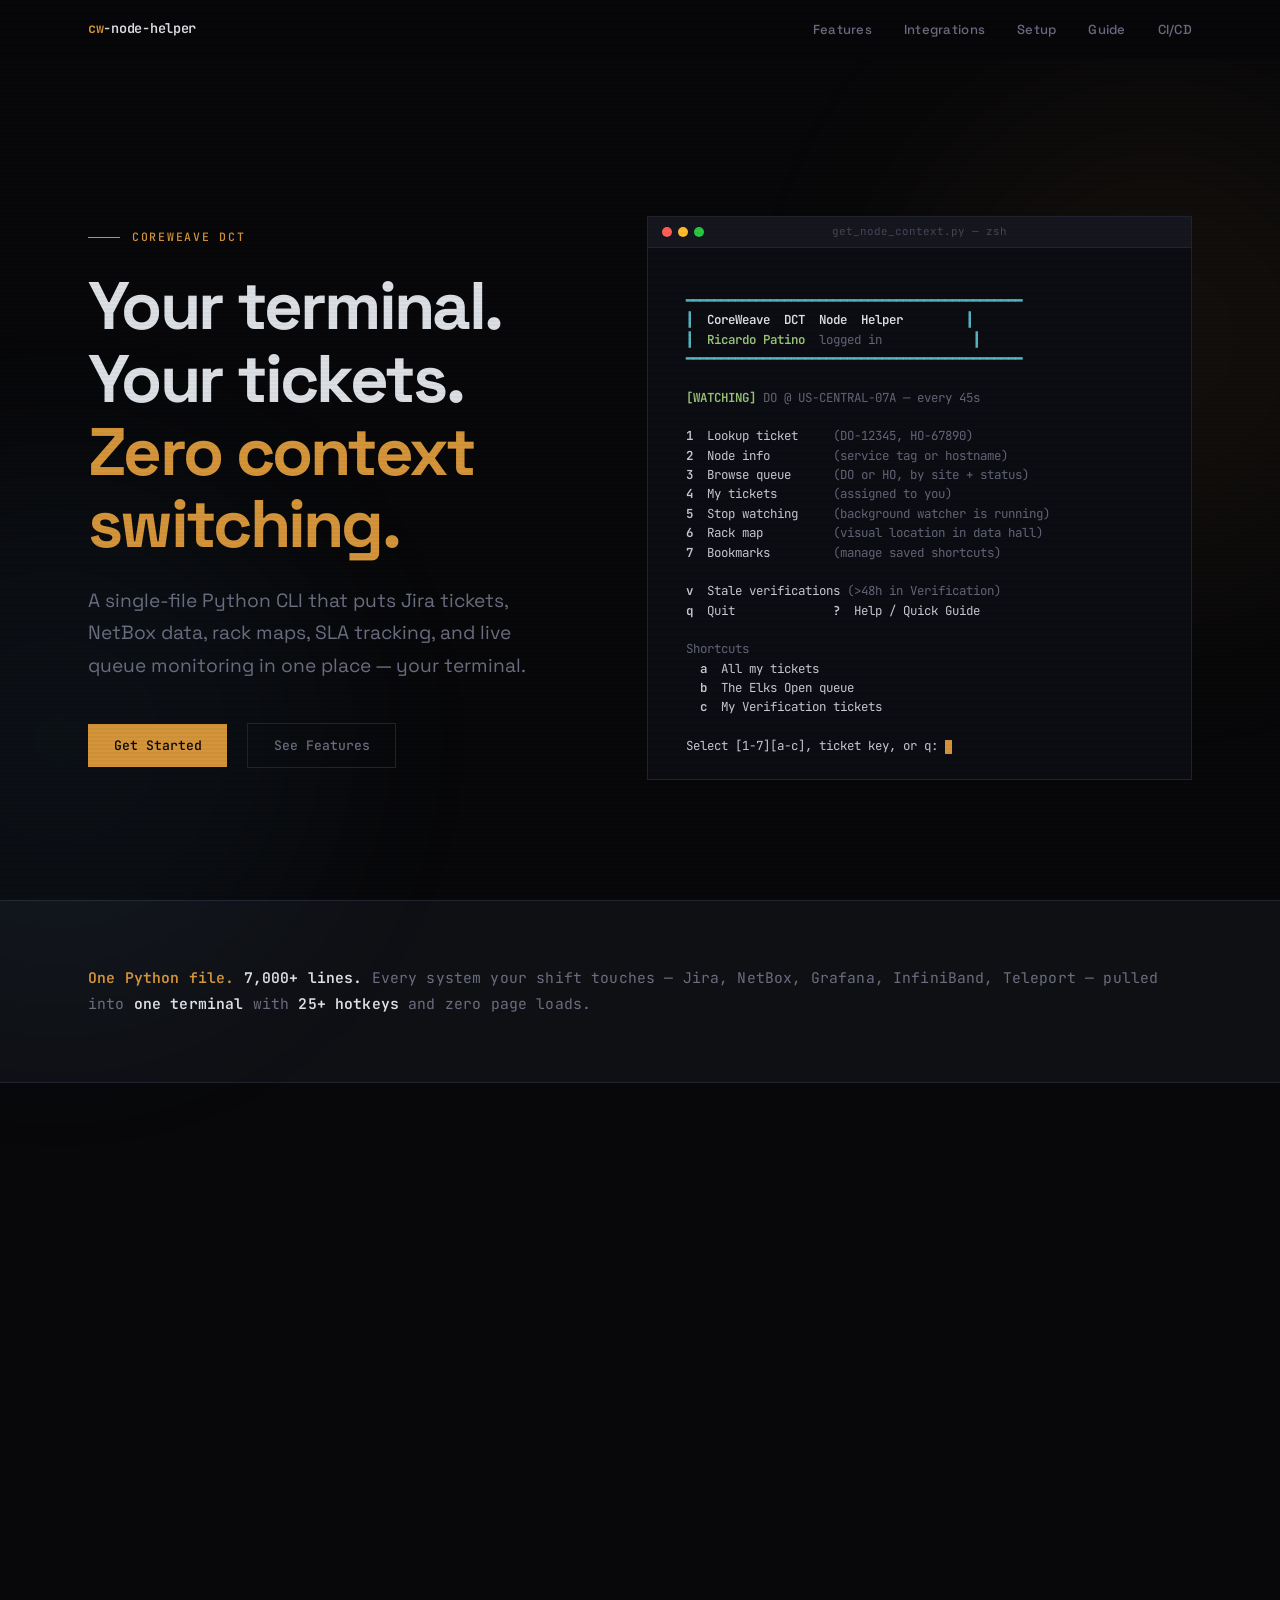
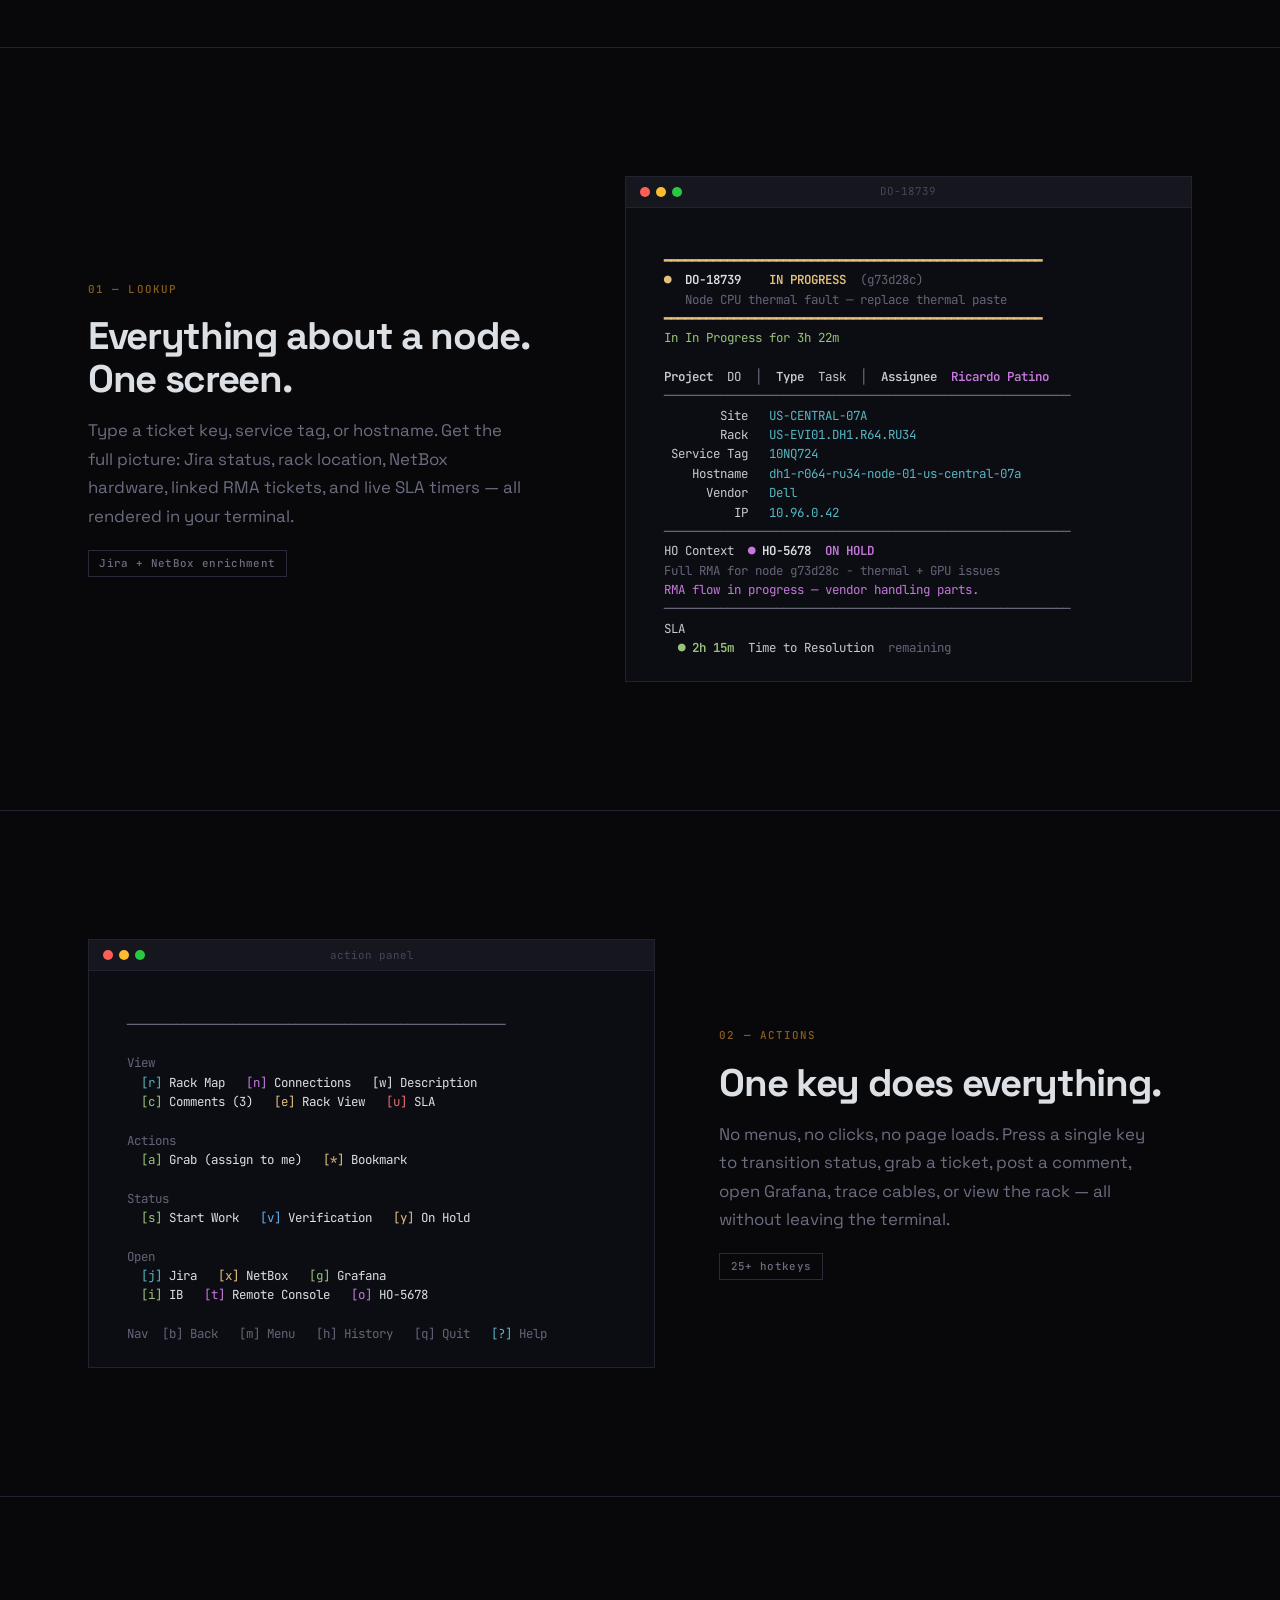
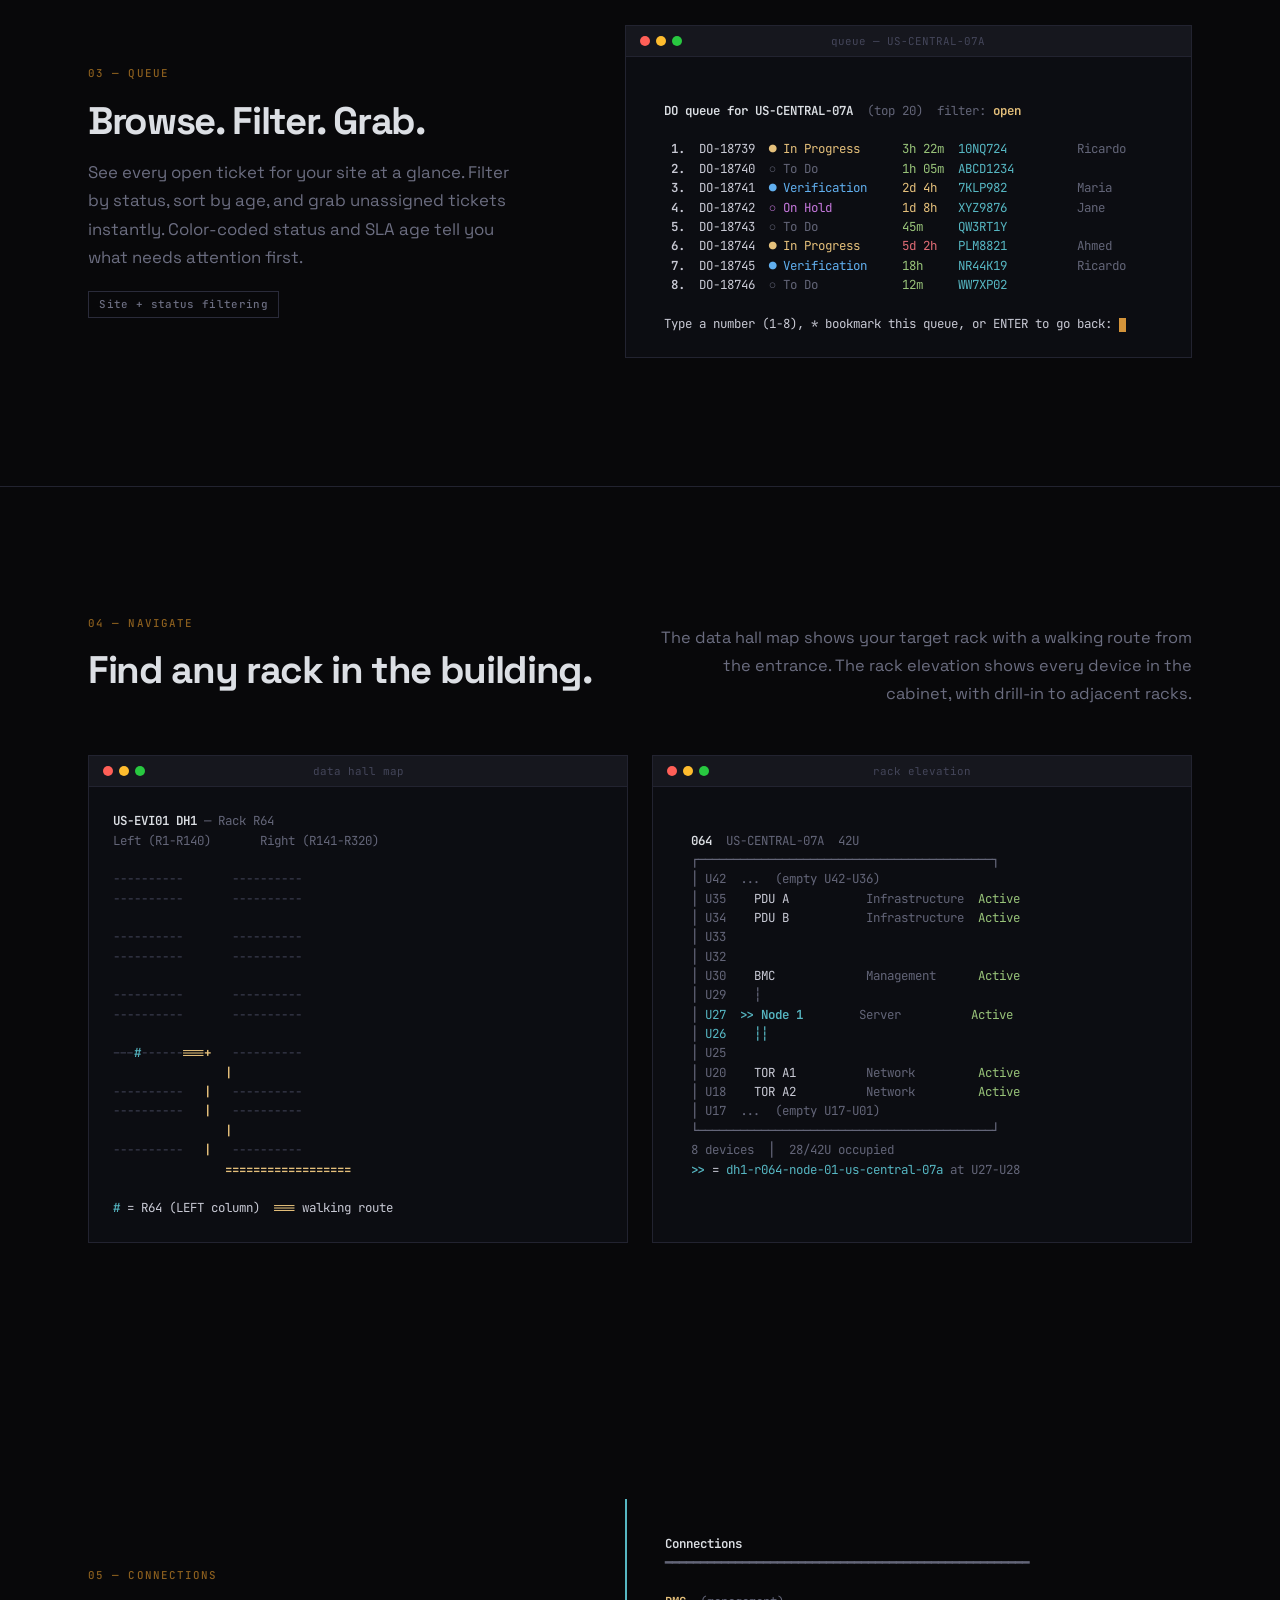
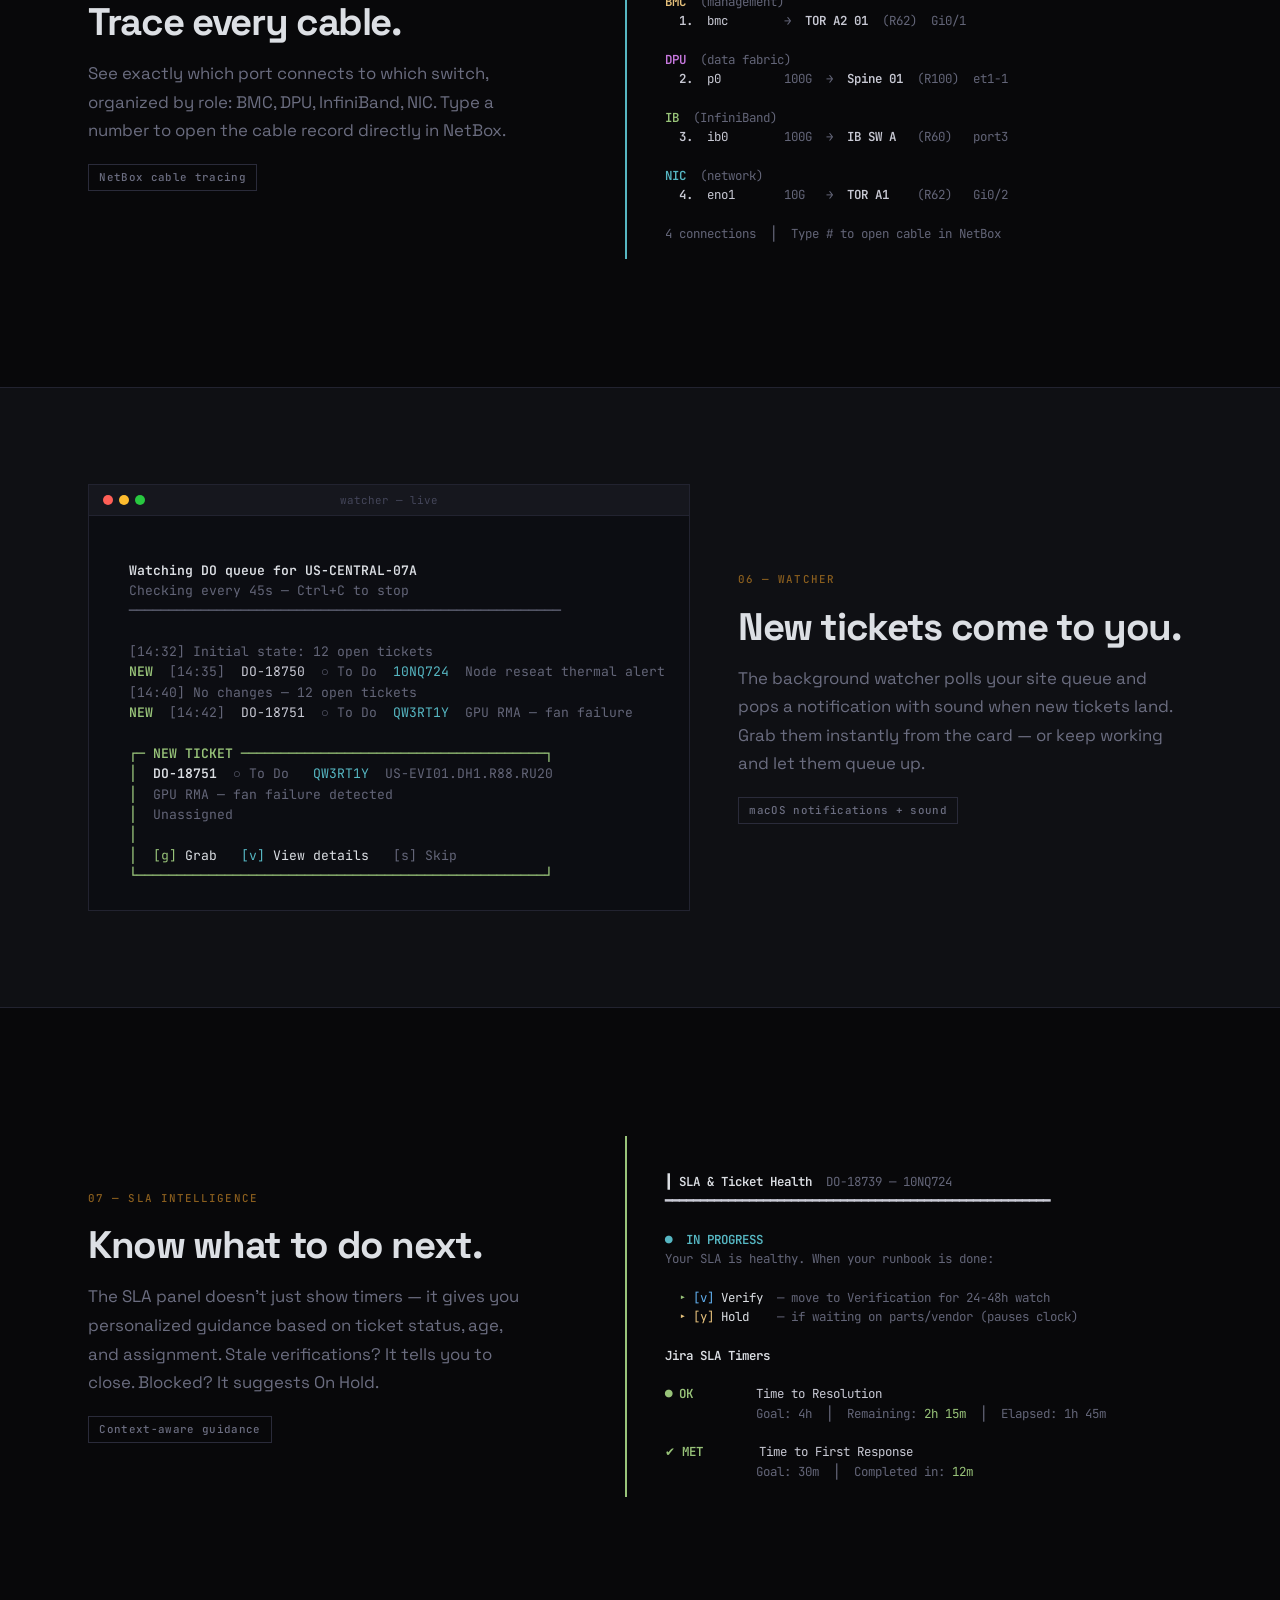
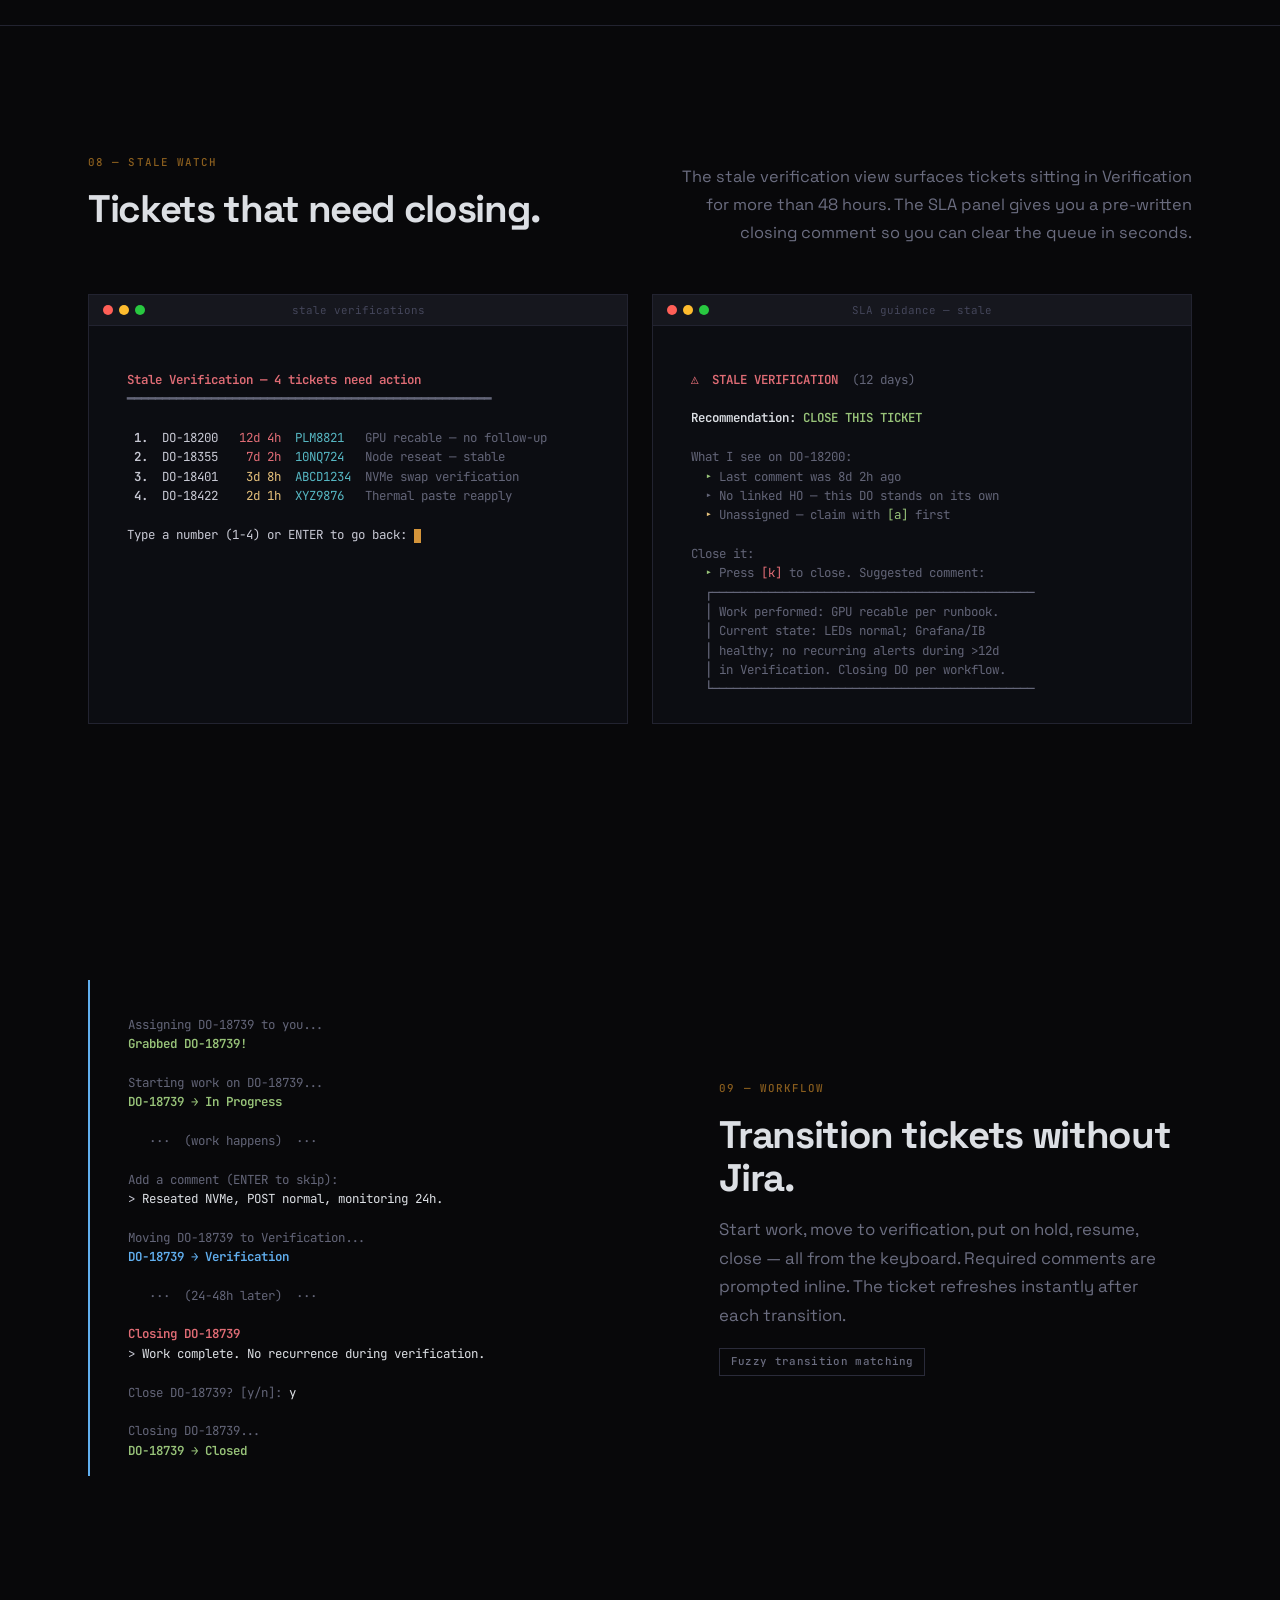
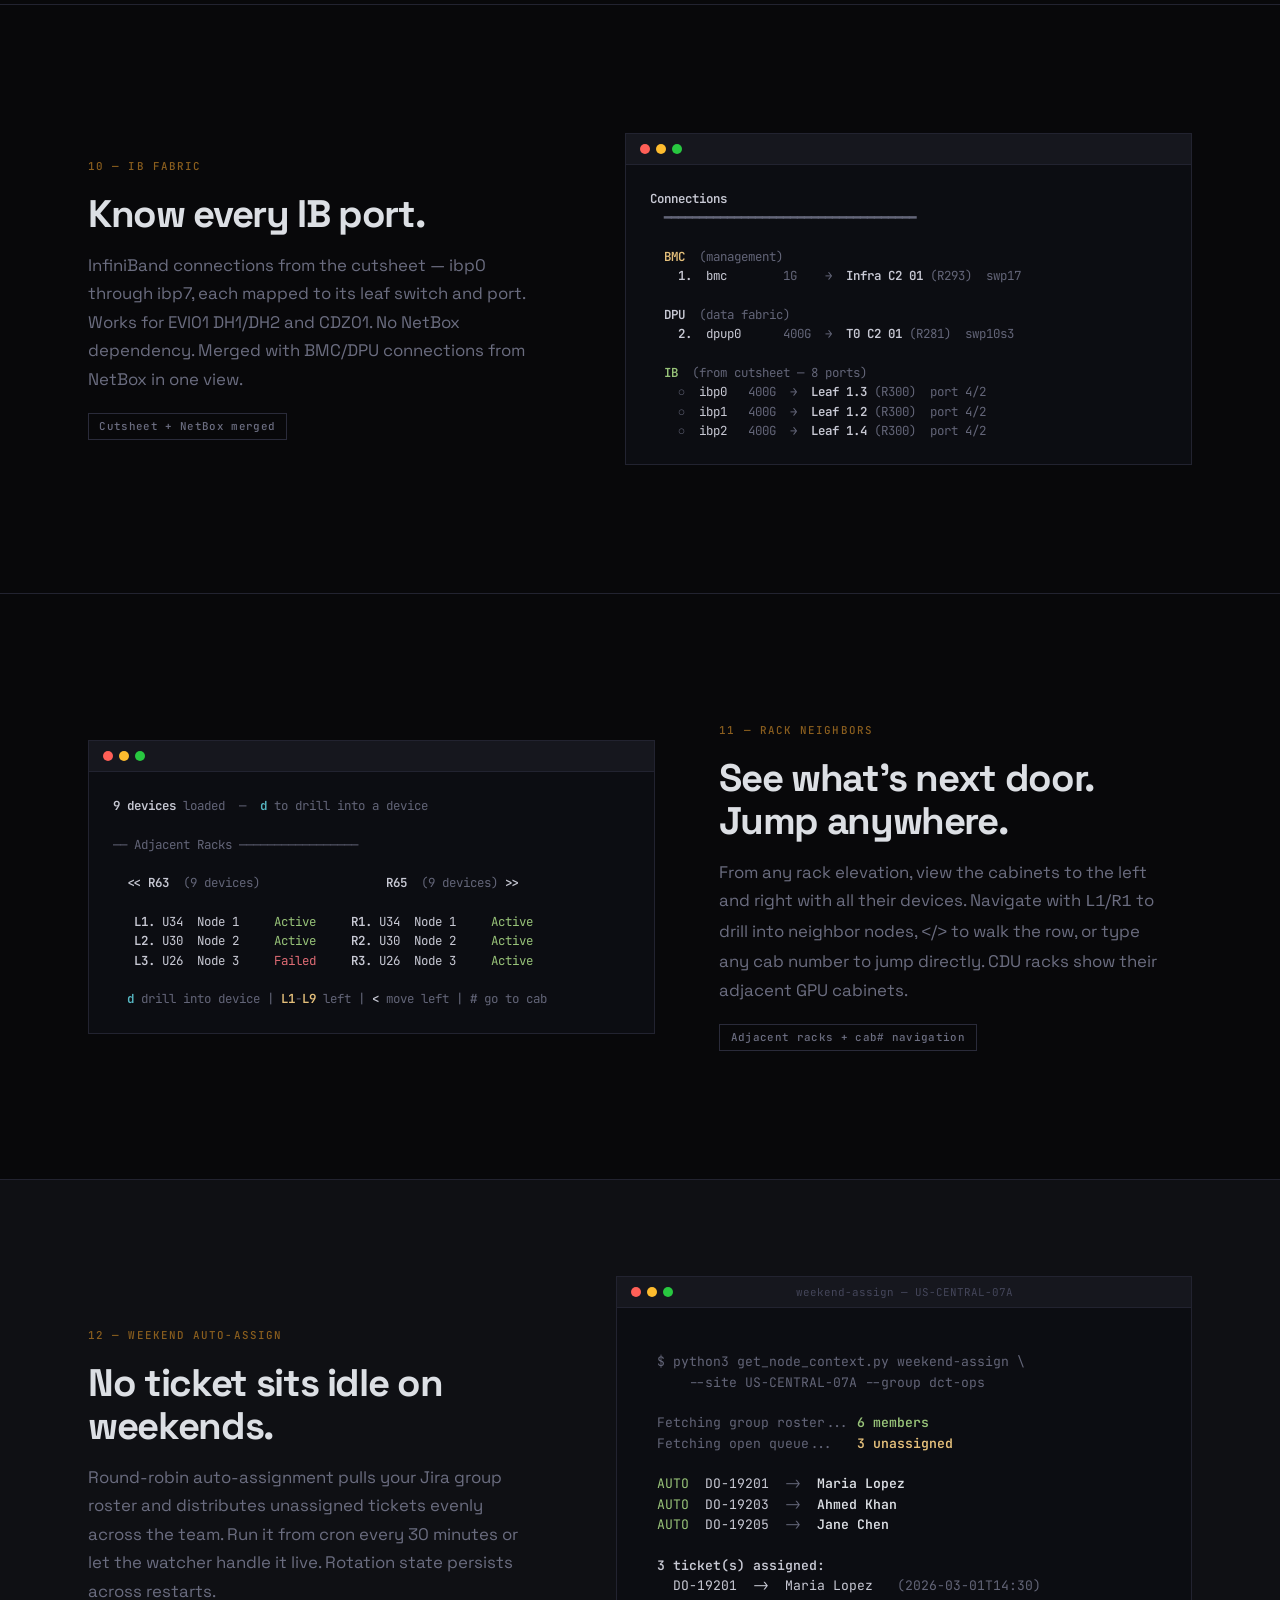
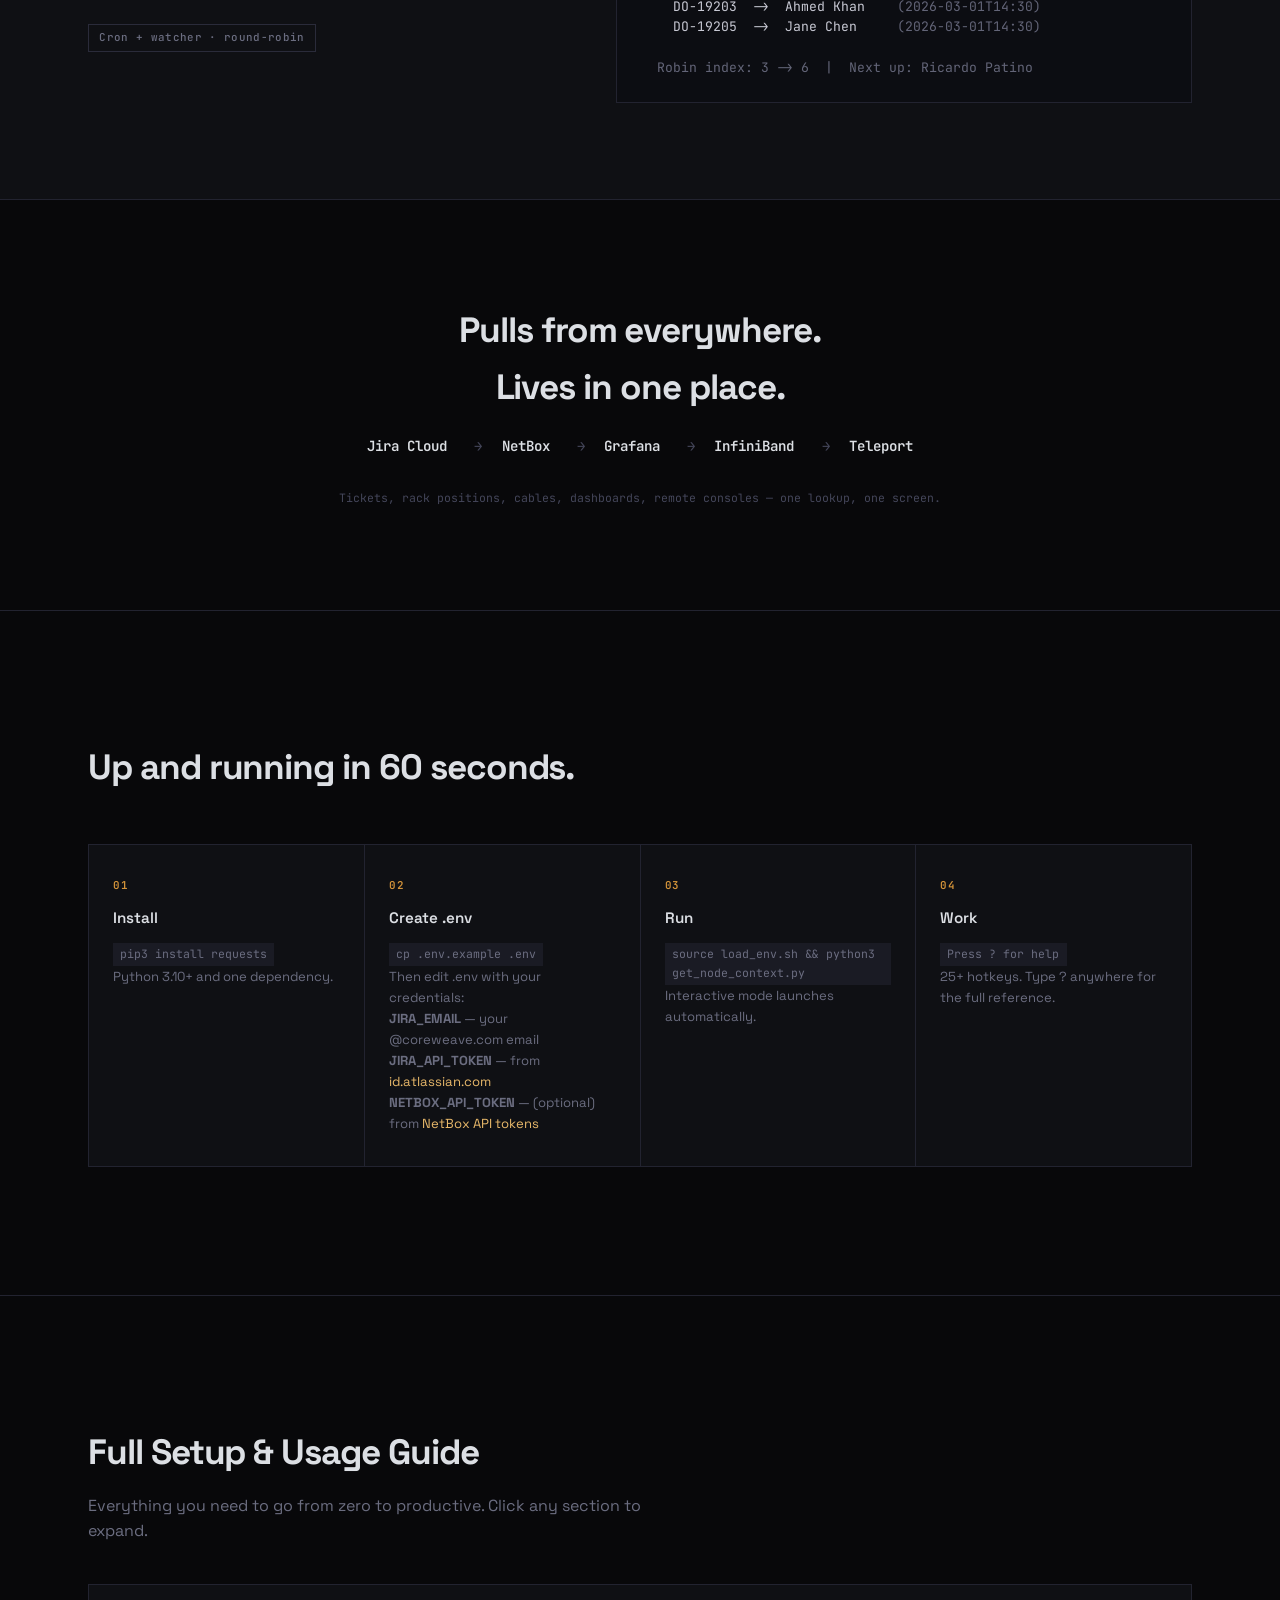
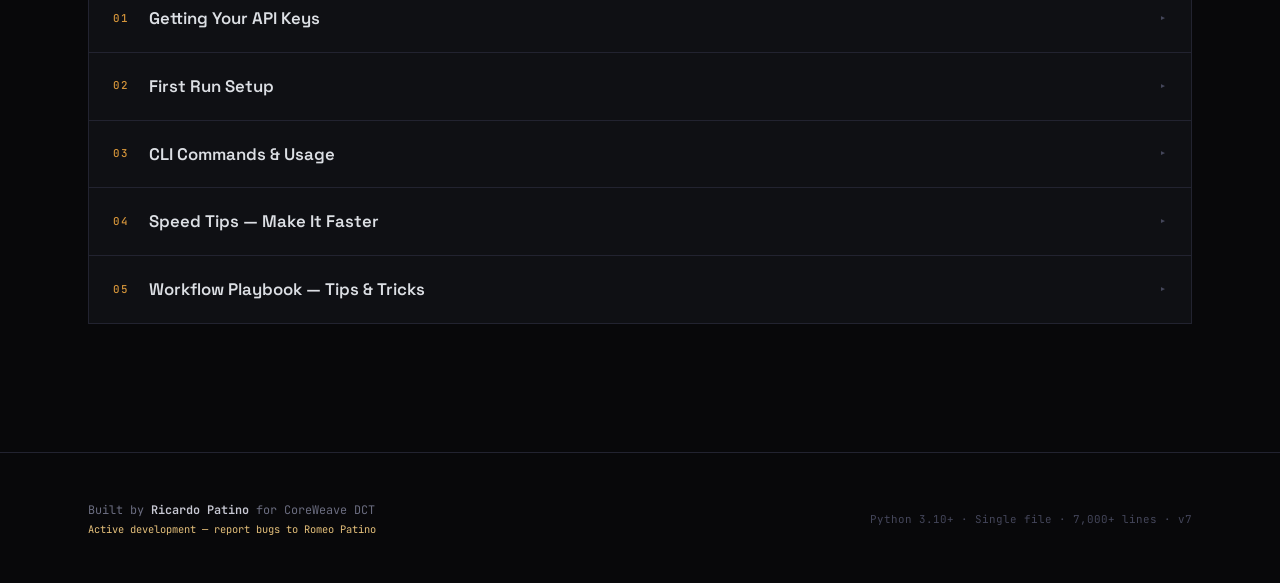
<file: site/index.html>
<!DOCTYPE html>
<html lang="en">
<head>
<meta charset="UTF-8">
<meta name="viewport" content="width=device-width, initial-scale=1.0">
<meta name="theme-color" content="#08080a">
<title>CW Node Helper — CoreWeave DCT</title>
<link rel="preconnect" href="https://fonts.googleapis.com">
<link rel="preconnect" href="https://fonts.gstatic.com" crossorigin>
<link href="https://fonts.googleapis.com/css2?family=JetBrains+Mono:wght@400;500;600&family=Space+Grotesk:wght@400;500;600;700&display=swap" rel="stylesheet">
<style>
/* ------------------------------------------------------------------ */
/*  RESET & BASE                                                      */
/* ------------------------------------------------------------------ */
*, *::before, *::after { margin: 0; padding: 0; box-sizing: border-box; }

:root {
  --bg:        #08080a;
  --bg-raised: #0f1014;
  --surface:   #1a1b24;
  --border:    #222330;
  --border-lt: #2a2b3a;

  --text:      #c8c9d4;
  --text-dim:  #6b6d80;
  --text-mute: #44465a;

  /* Accent — warm amber, like CRT phosphor */
  --accent:    #d4943a;
  --accent-lt: #e8b86a;
  --accent-dk: #8a5e1e;

  /* ANSI palette — faithful to the actual app */
  --ansi-red:     #e06c75;
  --ansi-green:   #98c379;
  --ansi-yellow:  #e5c07b;
  --ansi-blue:    #61afef;
  --ansi-magenta: #c678dd;
  --ansi-cyan:    #56b6c2;
  --ansi-white:   #dcdfe4;
  --ansi-dim:     #636578;

  /* Terminal surfaces */
  --bg-terminal:        #0c0d12;
  --bg-terminal-chrome: #16171e;

  --font-body: 'Space Grotesk', system-ui, sans-serif;
  --font-mono: 'JetBrains Mono', 'SF Mono', 'Cascadia Code', monospace;

  --ease-out: cubic-bezier(0.16, 1, 0.3, 1);
}

html {
  font-size: 16px;
  scroll-behavior: smooth;
  -webkit-font-smoothing: antialiased;
  -moz-osx-font-smoothing: grayscale;
}

body {
  background: var(--bg);
  color: var(--text);
  font-family: var(--font-body);
  line-height: 1.6;
  overflow-x: hidden;
}

::selection {
  background: var(--accent-dk);
  color: var(--ansi-white);
}

a { color: var(--accent-lt); text-decoration: none; }
a:hover { color: var(--accent); }

/* ------------------------------------------------------------------ */
/*  SCANLINE OVERLAY — subtle CRT texture                             */
/* ------------------------------------------------------------------ */
body::before {
  content: '';
  position: fixed;
  inset: 0;
  background: repeating-linear-gradient(
    0deg,
    transparent,
    transparent 2px,
    rgba(0,0,0,0.03) 2px,
    rgba(0,0,0,0.03) 4px
  );
  pointer-events: none;
  z-index: 9999;
  will-change: transform;
}

/* ------------------------------------------------------------------ */
/*  LAYOUT                                                            */
/* ------------------------------------------------------------------ */
.wrap {
  max-width: 1200px;
  margin: 0 auto;
  padding: 0 clamp(1.5rem, 4vw, 3rem);
}

/* ------------------------------------------------------------------ */
/*  NAV                                                               */
/* ------------------------------------------------------------------ */
nav {
  position: fixed;
  top: 0;
  left: 0;
  right: 0;
  z-index: 100;
  padding: 1rem 0;
  background: color-mix(in srgb, var(--bg) 85%, transparent);
  backdrop-filter: blur(16px);
  border-bottom: 1px solid transparent;
  transition: border-color 0.4s;
}

nav.scrolled { border-bottom-color: var(--border); }

nav .wrap {
  display: flex;
  align-items: center;
  justify-content: space-between;
}

.nav-brand {
  font-family: var(--font-mono);
  font-weight: 600;
  font-size: 0.85rem;
  color: var(--ansi-white);
  letter-spacing: -0.02em;
}

.nav-brand span { color: var(--accent); }

.nav-links {
  display: flex;
  gap: 2rem;
  list-style: none;
}

.nav-links a {
  font-size: 0.82rem;
  color: var(--text-dim);
  font-weight: 500;
  letter-spacing: 0.02em;
  transition: color 0.2s;
}

.nav-links a:hover { color: var(--text); }

@media (max-width: 640px) {
  .nav-links { display: none; }
}

/* ------------------------------------------------------------------ */
/*  HERO                                                              */
/* ------------------------------------------------------------------ */
.hero {
  min-height: 100vh;
  display: flex;
  flex-direction: column;
  justify-content: center;
  padding-top: 6rem;
  position: relative;
}

.hero-grid {
  display: grid;
  grid-template-columns: 1fr 1.1fr;
  gap: clamp(2rem, 5vw, 5rem);
  align-items: center;
}

@media (max-width: 900px) {
  .hero-grid {
    grid-template-columns: 1fr;
    text-align: center;
  }
}

.hero-text { position: relative; }

.hero-label {
  font-family: var(--font-mono);
  font-size: 0.72rem;
  font-weight: 500;
  color: var(--accent);
  letter-spacing: 0.15em;
  text-transform: uppercase;
  margin-bottom: 1.5rem;
  display: flex;
  align-items: center;
  gap: 0.75rem;
}

@media (max-width: 900px) {
  .hero-label { justify-content: center; }
}

.hero-label::before {
  content: '';
  width: 2rem;
  height: 1px;
  background: var(--accent);
}

h1 {
  font-family: var(--font-body);
  font-size: clamp(2.6rem, 5.5vw, 4.2rem);
  font-weight: 700;
  line-height: 1.08;
  letter-spacing: -0.04em;
  color: var(--ansi-white);
  margin-bottom: 1.5rem;
}

h1 .hl {
  color: var(--accent);
  position: relative;
}

.hero-sub {
  font-size: clamp(1rem, 1.8vw, 1.2rem);
  color: var(--text-dim);
  line-height: 1.7;
  max-width: 480px;
  margin-bottom: 2.5rem;
  font-weight: 400;
}

@media (max-width: 900px) {
  .hero-sub { margin-left: auto; margin-right: auto; }
}

.hero-cta,
.hero-cta-secondary {
  display: inline-flex;
  align-items: center;
  gap: 0.6rem;
  font-family: var(--font-mono);
  font-size: 0.82rem;
  font-weight: 500;
  padding: 0.7rem 1.6rem;
  text-decoration: none;
}

.hero-cta {
  color: var(--bg);
  background: var(--accent);
  border: none;
  cursor: pointer;
  transition: background 0.3s var(--ease-out), color 0.3s var(--ease-out), transform 0.3s var(--ease-out);
}

.hero-cta:hover {
  background: var(--accent-lt);
  color: var(--bg);
  transform: translateY(-1px);
}

.hero-cta-secondary {
  color: var(--text-dim);
  border: 1px solid var(--border);
  margin-left: 1rem;
  transition: border-color 0.3s var(--ease-out), color 0.3s var(--ease-out);
}

.hero-cta-secondary:hover {
  border-color: var(--text-dim);
  color: var(--text);
}

/* ------------------------------------------------------------------ */
/*  TERMINAL WINDOW                                                   */
/* ------------------------------------------------------------------ */
.terminal {
  background: var(--bg-terminal);
  border: 1px solid var(--border);
  overflow: hidden;
  font-family: var(--font-mono);
  font-size: clamp(0.62rem, 1.1vw, 0.78rem);
  line-height: 1.55;
  position: relative;
}

.terminal-chrome {
  display: flex;
  align-items: center;
  gap: 6px;
  padding: 10px 14px;
  background: var(--bg-terminal-chrome);
  border-bottom: 1px solid var(--border);
  position: relative;
}

.terminal-dot {
  width: 10px;
  height: 10px;
  border-radius: 50%;
}

.terminal-dot.r { background: #ff5f57; }
.terminal-dot.y { background: #febc2e; }
.terminal-dot.g { background: #28c840; }

.terminal-title {
  position: absolute;
  left: 50%;
  transform: translateX(-50%);
  font-size: 0.68rem;
  color: var(--text-mute);
  font-weight: 400;
  white-space: nowrap;
}

.terminal-body {
  padding: clamp(1rem, 2vw, 1.5rem);
  overflow-x: auto;
  white-space: pre;
  color: var(--text);
}

/* Glow effect on terminal hover */
.terminal::after {
  content: '';
  position: absolute;
  inset: -1px;
  border: 1px solid transparent;
  pointer-events: none;
  transition: border-color 0.4s;
}

.terminal:hover::after {
  border-color: color-mix(in srgb, var(--accent) 15%, transparent);
}

/* ANSI color classes */
.t-bold   { font-weight: 600; }
.t-dim    { color: var(--ansi-dim); }
.t-red    { color: var(--ansi-red); }
.t-green  { color: var(--ansi-green); }
.t-yellow { color: var(--ansi-yellow); }
.t-blue   { color: var(--ansi-blue); }
.t-mag    { color: var(--ansi-magenta); }
.t-cyan   { color: var(--ansi-cyan); }
.t-white  { color: var(--ansi-white); }

/* Blinking cursor */
.cursor {
  display: inline-block;
  width: 0.55em;
  height: 1.1em;
  background: var(--accent);
  vertical-align: text-bottom;
  animation: blink 1s step-end infinite;
  animation-play-state: paused;
}

.visible .cursor,
.hero .cursor {
  animation-play-state: running;
}

@keyframes blink {
  50% { opacity: 0; }
}

/* ------------------------------------------------------------------ */
/*  PITCH BAR                                                         */
/* ------------------------------------------------------------------ */
.pitch-bar {
  border-top: 1px solid var(--border);
  border-bottom: 1px solid var(--border);
  padding: clamp(2.5rem, 5vw, 4rem) 0;
  background: var(--bg-raised);
}

.pitch-statement {
  font-family: var(--font-mono);
  font-size: clamp(0.78rem, 1.3vw, 0.92rem);
  color: var(--text-dim);
  line-height: 1.8;
  letter-spacing: 0.01em;
}

.pitch-statement strong {
  color: var(--ansi-white);
  font-weight: 600;
}

.pitch-statement .pitch-accent {
  color: var(--accent);
  font-weight: 600;
}

/* ------------------------------------------------------------------ */
/*  PROBLEM SECTION                                                   */
/* ------------------------------------------------------------------ */
.problem {
  padding: clamp(4rem, 8vw, 7rem) 0;
  border-bottom: 1px solid var(--border);
}

.problem-text {
  max-width: 680px;
}

.problem-label {
  font-family: var(--font-mono);
  font-size: 0.68rem;
  font-weight: 500;
  color: var(--ansi-red);
  letter-spacing: 0.1em;
  text-transform: uppercase;
  margin-bottom: 1.5rem;
  display: flex;
  align-items: center;
  gap: 0.75rem;
}

.problem-label::before {
  content: '';
  width: 2rem;
  height: 1px;
  background: var(--ansi-red);
}

.problem h2 {
  font-family: var(--font-body);
  font-size: clamp(1.4rem, 2.8vw, 2rem);
  font-weight: 700;
  line-height: 1.3;
  letter-spacing: -0.03em;
  color: var(--ansi-white);
  margin-bottom: 1.5rem;
}

.problem-list {
  list-style: none;
  display: flex;
  flex-direction: column;
  gap: 0.6rem;
}

.problem-list li {
  font-family: var(--font-mono);
  font-size: clamp(0.76rem, 1.2vw, 0.85rem);
  color: var(--text-dim);
  padding-left: 1.5rem;
  position: relative;
  line-height: 1.6;
}

.problem-list li::before {
  content: '';
  position: absolute;
  left: 0;
  top: 0.55em;
  width: 6px;
  height: 6px;
  border: 1px solid var(--ansi-red);
  opacity: 0.6;
}

.problem-then {
  margin-top: 2rem;
  font-family: var(--font-mono);
  font-size: 0.82rem;
  color: var(--accent);
  font-weight: 500;
}

/* ------------------------------------------------------------------ */
/*  FEATURE SECTIONS                                                  */
/* ------------------------------------------------------------------ */
.feature {
  padding: clamp(5rem, 10vw, 9rem) 0;
}

.feature + .feature {
  border-top: 1px solid var(--border);
}

.feature-grid {
  display: grid;
  grid-template-columns: 1fr 1.2fr;
  gap: clamp(2.5rem, 5vw, 5rem);
  align-items: center;
}

.feature-grid.reverse {
  grid-template-columns: 1.2fr 1fr;
}

.feature-grid.reverse .feature-text { order: 2; }
.feature-grid.reverse .feature-visual { order: 1; }

@media (max-width: 900px) {
  .feature-grid,
  .feature-grid.reverse {
    grid-template-columns: 1fr;
  }
  .feature-grid.reverse .feature-text { order: 1; }
  .feature-grid.reverse .feature-visual { order: 2; }
}

.feature-num {
  font-family: var(--font-mono);
  font-size: 0.68rem;
  font-weight: 500;
  color: var(--accent-dk);
  letter-spacing: 0.1em;
  text-transform: uppercase;
  margin-bottom: 1rem;
}

.feature h2,
.feature-wide h2 {
  font-family: var(--font-body);
  font-size: clamp(1.6rem, 3.2vw, 2.4rem);
  font-weight: 700;
  line-height: 1.12;
  letter-spacing: -0.035em;
  color: var(--ansi-white);
  margin-bottom: 1rem;
}

.feature p {
  color: var(--text-dim);
  font-size: clamp(0.9rem, 1.4vw, 1.05rem);
  line-height: 1.7;
  max-width: 440px;
}

.feature-tag {
  display: inline-block;
  font-family: var(--font-mono);
  font-size: 0.68rem;
  font-weight: 500;
  padding: 0.25rem 0.65rem;
  border: 1px solid var(--border-lt);
  color: var(--text-dim);
  margin-top: 1.2rem;
  letter-spacing: 0.03em;
}

/* ------------------------------------------------------------------ */
/*  WIDE FEATURE (full-width terminal)                                */
/* ------------------------------------------------------------------ */
.feature-wide {
  padding: clamp(5rem, 10vw, 9rem) 0;
  border-top: 1px solid var(--border);
}

.feature-wide-header {
  display: grid;
  grid-template-columns: 1fr 1fr;
  gap: 2rem;
  margin-bottom: 3rem;
  align-items: end;
}

@media (max-width: 700px) {
  .feature-wide-header { grid-template-columns: 1fr; }
}

.feature-wide-header p {
  color: var(--text-dim);
  font-size: clamp(0.9rem, 1.4vw, 1.02rem);
  line-height: 1.7;
  text-align: right;
}

@media (max-width: 700px) {
  .feature-wide-header p { text-align: left; }
}

/* ------------------------------------------------------------------ */
/*  DUAL TERMINAL (side by side)                                      */
/* ------------------------------------------------------------------ */
.dual-terminal {
  display: grid;
  grid-template-columns: 1fr 1fr;
  gap: 1.5rem;
}

@media (max-width: 800px) {
  .dual-terminal { grid-template-columns: 1fr; }
}

/* ------------------------------------------------------------------ */
/*  INTEGRATIONS                                                      */
/* ------------------------------------------------------------------ */
.integrations {
  padding: clamp(4rem, 8vw, 7rem) 0;
  border-top: 1px solid var(--border);
  text-align: center;
}

.integrations h2 {
  font-family: var(--font-body);
  font-size: clamp(1.5rem, 3vw, 2.2rem);
  font-weight: 700;
  letter-spacing: -0.03em;
  color: var(--ansi-white);
  margin-bottom: 0.75rem;
}


/* ------------------------------------------------------------------ */
/*  SETUP                                                             */
/* ------------------------------------------------------------------ */
.setup {
  padding: clamp(5rem, 10vw, 8rem) 0;
  border-top: 1px solid var(--border);
}

.setup h2 {
  font-family: var(--font-body);
  font-size: clamp(1.5rem, 3vw, 2.2rem);
  font-weight: 700;
  letter-spacing: -0.03em;
  color: var(--ansi-white);
  margin-bottom: 3rem;
}

.setup-steps {
  display: grid;
  grid-template-columns: repeat(4, 1fr);
  gap: 1px;
  background: var(--border);
  border: 1px solid var(--border);
}

@media (max-width: 800px) {
  .setup-steps { grid-template-columns: 1fr 1fr; }
}

@media (max-width: 480px) {
  .setup-steps { grid-template-columns: 1fr; }
}

.setup-step {
  background: var(--bg-raised);
  padding: 2rem 1.5rem;
}

.setup-step-num {
  font-family: var(--font-mono);
  font-size: 0.68rem;
  font-weight: 600;
  color: var(--accent);
  letter-spacing: 0.08em;
  margin-bottom: 0.75rem;
}

.setup-step h3 {
  font-size: 0.95rem;
  font-weight: 600;
  color: var(--ansi-white);
  margin-bottom: 0.5rem;
}

.setup-step code {
  font-family: var(--font-mono);
  font-size: 0.72rem;
  color: var(--text-dim);
  background: var(--surface);
  padding: 0.15rem 0.45rem;
  display: inline-block;
  margin-top: 0.3rem;
}

.setup-step p {
  font-size: 0.82rem;
  color: var(--text-dim);
  line-height: 1.6;
}

/* ------------------------------------------------------------------ */
/*  FOOTER                                                            */
/* ------------------------------------------------------------------ */
footer {
  padding: 3rem 0;
  border-top: 1px solid var(--border);
}

footer .wrap {
  display: flex;
  justify-content: space-between;
  align-items: center;
  flex-wrap: wrap;
  gap: 1rem;
}

.footer-left {
  font-family: var(--font-mono);
  font-size: 0.74rem;
  color: var(--text-dim);
}

.footer-left strong {
  color: var(--text);
  font-weight: 600;
}

.footer-right {
  font-family: var(--font-mono);
  font-size: 0.68rem;
  color: var(--text-mute);
}

/* ------------------------------------------------------------------ */
/*  SCROLL REVEAL                                                     */
/* ------------------------------------------------------------------ */
.reveal {
  opacity: 0;
  transform: translateY(30px);
  transition: opacity 0.8s var(--ease-out), transform 0.8s var(--ease-out);
}

.reveal.visible {
  opacity: 1;
  transform: translateY(0);
}

.reveal-delay-1 { transition-delay: 0.1s; }
.reveal-delay-2 { transition-delay: 0.2s; }
.reveal-delay-3 { transition-delay: 0.3s; }

/* ------------------------------------------------------------------ */
/*  AMBIENT GLOW                                                      */
/* ------------------------------------------------------------------ */
.glow {
  position: absolute;
  width: 500px;
  height: 500px;
  border-radius: 50%;
  filter: blur(120px);
  opacity: 0.06;
  pointer-events: none;
  will-change: transform;
  contain: layout style;
}

.glow-amber {
  background: var(--accent);
  top: 10%;
  right: -10%;
}

.glow-blue {
  background: var(--ansi-blue);
  bottom: -10%;
  left: -15%;
}

/* ------------------------------------------------------------------ */
/*  CHROMELESS TERMINAL — stripped, left-border accent only            */
/* ------------------------------------------------------------------ */
.terminal--bare {
  background: transparent;
  border: none;
  border-left: 2px solid var(--border-lt);
  overflow: visible;
}

.terminal--bare .terminal-chrome { display: none; }

.terminal--bare .terminal-body {
  padding: clamp(0.75rem, 1.5vw, 1rem) clamp(1rem, 2vw, 1.5rem);
}

.terminal--bare:hover::after { border-color: transparent; }
.terminal--bare::after { display: none; }

.terminal--bare.accent-green  { border-left-color: var(--ansi-green); }
.terminal--bare.accent-cyan   { border-left-color: var(--ansi-cyan); }
.terminal--bare.accent-yellow { border-left-color: var(--ansi-yellow); }
.terminal--bare.accent-red    { border-left-color: var(--ansi-red); }
.terminal--bare.accent-blue   { border-left-color: var(--ansi-blue); }

/* ------------------------------------------------------------------ */
/*  FULL-BLEED FEATURE — breaks the rhythm                            */
/* ------------------------------------------------------------------ */
.feature-bleed {
  padding: clamp(4rem, 8vw, 6rem) 0;
  border-top: 1px solid var(--border);
  background: var(--bg-raised);
  position: relative;
}

.feature-bleed .feature-grid {
  gap: clamp(2rem, 4vw, 3rem);
}

.feature-bleed .terminal {
  font-size: clamp(0.66rem, 1.2vw, 0.82rem);
}

/* ------------------------------------------------------------------ */
/*  INTEGRATIONS — inline flow                                        */
/* ------------------------------------------------------------------ */
.int-flow {
  display: flex;
  justify-content: center;
  flex-wrap: wrap;
  gap: 0;
  max-width: 800px;
  margin: 0 auto;
}

.int-item {
  display: flex;
  align-items: center;
  gap: 0.5rem;
  padding: 0.5rem 0;
  font-family: var(--font-mono);
  font-size: clamp(0.78rem, 1.2vw, 0.88rem);
  color: var(--text-dim);
  white-space: nowrap;
}

.int-item::after {
  content: '→';
  color: var(--text-mute);
  margin: 0 clamp(0.5rem, 1.5vw, 1.2rem);
}

.int-item:last-child::after { display: none; }

.int-item strong {
  color: var(--ansi-white);
  font-weight: 600;
}

.int-sub {
  font-family: var(--font-mono);
  font-size: 0.72rem;
  color: var(--text-mute);
  text-align: center;
  margin-top: 1.5rem;
}

/* ------------------------------------------------------------------ */
/*  MAP SPECIAL — darker grid lines                                   */
/* ------------------------------------------------------------------ */
.map-rack   { color: var(--text-mute); }
.map-target { color: var(--ansi-cyan); font-weight: 600; }
.map-route  { color: var(--ansi-yellow); font-weight: 600; }

/* ------------------------------------------------------------------ */
/*  RESPONSIVE TERMINAL SCALING                                       */
/* ------------------------------------------------------------------ */
@media (max-width: 600px) {
  .terminal { font-size: 0.58rem; }
  .terminal-body { padding: 0.75rem; }
}

/* ------------------------------------------------------------------ */
/*  FOCUS STYLES                                                      */
/* ------------------------------------------------------------------ */
:focus-visible {
  outline: 2px solid var(--accent);
  outline-offset: 2px;
}

.nav-links a:focus-visible {
  outline-offset: 4px;
}

.hero-cta:focus-visible {
  outline-color: var(--accent-lt);
  outline-offset: 3px;
}

/* ------------------------------------------------------------------ */
/*  GUIDE — expandable accordion                                      */
/* ------------------------------------------------------------------ */
.guide {
  padding: clamp(5rem, 10vw, 8rem) 0;
  border-top: 1px solid var(--border);
}

.guide h2 {
  font-family: var(--font-body);
  font-size: clamp(1.5rem, 3vw, 2.2rem);
  font-weight: 700;
  letter-spacing: -0.03em;
  color: var(--ansi-white);
  margin-bottom: 0.75rem;
}

.guide-sub {
  font-size: clamp(0.88rem, 1.3vw, 1rem);
  color: var(--text-dim);
  margin-bottom: 2.5rem;
  max-width: 600px;
}

.guide-cards {
  display: flex;
  flex-direction: column;
  gap: 1px;
  background: var(--border);
  border: 1px solid var(--border);
}

.guide-card {
  background: var(--bg-raised);
}

.guide-card-header {
  display: flex;
  align-items: center;
  justify-content: space-between;
  padding: 1.25rem 1.5rem;
  cursor: pointer;
  user-select: none;
  transition: background 0.2s;
}

.guide-card-header:hover {
  background: var(--surface);
}

.guide-card-header h3 {
  font-family: var(--font-body);
  font-size: clamp(0.92rem, 1.4vw, 1.05rem);
  font-weight: 600;
  color: var(--ansi-white);
  display: flex;
  align-items: center;
  gap: 0.75rem;
}

.guide-card-num {
  font-family: var(--font-mono);
  font-size: 0.68rem;
  font-weight: 500;
  color: var(--accent);
  letter-spacing: 0.08em;
  min-width: 1.5rem;
}

.guide-card-chevron {
  font-family: var(--font-mono);
  font-size: 0.82rem;
  color: var(--text-mute);
  transition: transform 0.3s var(--ease-out), color 0.2s;
  flex-shrink: 0;
}

.guide-card.open .guide-card-chevron {
  transform: rotate(90deg);
  color: var(--accent);
}

.guide-card-body {
  max-height: 0;
  overflow: hidden;
  transition: max-height 0.4s var(--ease-out);
}

.guide-card.open .guide-card-body {
  max-height: 2000px;
  transition: max-height 0.6s ease-in-out;
}

.guide-card-inner {
  padding: 0 1.5rem 1.5rem 1.5rem;
  font-family: var(--font-mono);
  font-size: clamp(0.74rem, 1.1vw, 0.82rem);
  color: var(--text-dim);
  line-height: 1.75;
}

.guide-card-inner p {
  margin-bottom: 1rem;
}

.guide-card-inner strong {
  color: var(--ansi-white);
  font-weight: 600;
}

.guide-card-inner .hl-accent {
  color: var(--accent);
  font-weight: 500;
}

.guide-card-inner .hl-green {
  color: var(--ansi-green);
}

.guide-card-inner .hl-cyan {
  color: var(--ansi-cyan);
}

.guide-card-inner .hl-yellow {
  color: var(--ansi-yellow);
}

.guide-card-inner .hl-red {
  color: var(--ansi-red);
}

.guide-card-inner .hl-blue {
  color: var(--ansi-blue);
}

.guide-code {
  background: var(--bg-terminal);
  border: 1px solid var(--border);
  padding: 0.75rem 1rem;
  margin: 0.75rem 0;
  white-space: pre;
  overflow-x: auto;
  font-size: clamp(0.72rem, 1vw, 0.78rem);
  line-height: 1.65;
  color: var(--text);
}

.guide-card-inner ol,
.guide-card-inner ul {
  padding-left: 1.2rem;
  margin-bottom: 1rem;
}

.guide-card-inner li {
  margin-bottom: 0.4rem;
}

.guide-card-inner li::marker {
  color: var(--accent-dk);
}

.guide-card-inner h4 {
  font-family: var(--font-body);
  font-size: 0.88rem;
  font-weight: 600;
  color: var(--ansi-white);
  margin: 1.25rem 0 0.5rem 0;
}

.guide-card-inner h4:first-child {
  margin-top: 0;
}

.guide-tip {
  border-left: 2px solid var(--accent);
  padding: 0.5rem 0.75rem;
  margin: 0.75rem 0;
  background: color-mix(in srgb, var(--accent) 4%, transparent);
}

.guide-tip::before {
  content: 'TIP';
  display: block;
  font-size: 0.62rem;
  font-weight: 600;
  color: var(--accent);
  letter-spacing: 0.12em;
  margin-bottom: 0.25rem;
}

.guide-warn {
  border-left: 2px solid var(--ansi-red);
  padding: 0.5rem 0.75rem;
  margin: 0.75rem 0;
  background: color-mix(in srgb, var(--ansi-red) 4%, transparent);
}

.guide-warn::before {
  content: 'NOTE';
  display: block;
  font-size: 0.62rem;
  font-weight: 600;
  color: var(--ansi-red);
  letter-spacing: 0.12em;
  margin-bottom: 0.25rem;
}

.guide-hotkey-grid {
  display: grid;
  grid-template-columns: repeat(auto-fill, minmax(200px, 1fr));
  gap: 0.5rem;
  margin: 0.75rem 0;
}

.guide-hotkey {
  display: flex;
  align-items: center;
  gap: 0.5rem;
}

.guide-hotkey kbd {
  display: inline-flex;
  align-items: center;
  justify-content: center;
  min-width: 1.6rem;
  padding: 0.15rem 0.4rem;
  background: var(--surface);
  border: 1px solid var(--border-lt);
  color: var(--ansi-cyan);
  font-family: var(--font-mono);
  font-size: 0.72rem;
  font-weight: 600;
  flex-shrink: 0;
}

.guide-hotkey span {
  color: var(--text-dim);
  font-size: 0.74rem;
}

/* ------------------------------------------------------------------ */
/*  REDUCED MOTION                                                    */
/* ------------------------------------------------------------------ */
@media (prefers-reduced-motion: reduce) {
  *, *::before, *::after {
    animation-duration: 0.01ms !important;
    animation-iteration-count: 1 !important;
    transition-duration: 0.01ms !important;
  }
  html { scroll-behavior: auto; }
  .reveal {
    opacity: 1;
    transform: none;
  }
}
</style>
</head>
<body>

<!-- ============================================================== -->
<!--  NAV                                                           -->
<!-- ============================================================== -->
<nav id="nav" aria-label="Main navigation">
  <div class="wrap">
    <div class="nav-brand"><span>cw</span>-node-helper</div>
    <ul class="nav-links">
      <li><a href="#features">Features</a></li>
      <li><a href="#integrations">Integrations</a></li>
      <li><a href="#setup">Setup</a></li>
      <li><a href="#guide">Guide</a></li>
      <li><a href="cicd.html">CI/CD</a></li>
    </ul>
  </div>
</nav>

<!-- ============================================================== -->
<!--  HERO                                                          -->
<!-- ============================================================== -->
<section class="hero">
  <div class="glow glow-amber"></div>
  <div class="glow glow-blue"></div>
  <div class="wrap">
    <div class="hero-grid">
      <div class="hero-text">
        <div class="hero-label">CoreWeave DCT</div>
        <h1>Your terminal.<br>Your tickets.<br><span class="hl">Zero context switching.</span></h1>
        <p class="hero-sub">A single-file Python CLI that puts Jira tickets, NetBox data, rack maps, SLA tracking, and live queue monitoring in one place &mdash; your terminal.</p>
        <a href="#setup" class="hero-cta">Get Started</a>
        <a href="#features" class="hero-cta-secondary">See Features</a>
      </div>

      <div class="terminal reveal reveal-delay-1">
        <div class="terminal-chrome" aria-hidden="true">
          <div class="terminal-dot r"></div>
          <div class="terminal-dot y"></div>
          <div class="terminal-dot g"></div>
          <div class="terminal-title">get_node_context.py &mdash; zsh</div>
        </div>
        <div class="terminal-body">
<span class="t-cyan t-bold">  ━━━━━━━━━━━━━━━━━━━━━━━━━━━━━━━━━━━━━━━━━━━━━━━━</span>
<span class="t-cyan t-bold">  ┃</span>  <span class="t-white t-bold">CoreWeave  DCT  Node  Helper</span>         <span class="t-cyan t-bold">┃</span>
<span class="t-cyan t-bold">  ┃</span>  <span class="t-green t-bold">Ricardo Patino</span>  <span class="t-dim">logged in</span>             <span class="t-cyan t-bold">┃</span>
<span class="t-cyan t-bold">  ━━━━━━━━━━━━━━━━━━━━━━━━━━━━━━━━━━━━━━━━━━━━━━━━</span>

  <span class="t-green t-bold">[WATCHING]</span> <span class="t-dim">DO @ US-CENTRAL-07A — every 45s</span>

  <span class="t-bold">1</span>  Lookup ticket     <span class="t-dim">(DO-12345, HO-67890)</span>
  <span class="t-bold">2</span>  Node info         <span class="t-dim">(service tag or hostname)</span>
  <span class="t-bold">3</span>  Browse queue      <span class="t-dim">(DO or HO, by site + status)</span>
  <span class="t-bold">4</span>  My tickets        <span class="t-dim">(assigned to you)</span>
  <span class="t-bold">5</span>  Stop watching     <span class="t-dim">(background watcher is running)</span>
  <span class="t-bold">6</span>  Rack map          <span class="t-dim">(visual location in data hall)</span>
  <span class="t-bold">7</span>  Bookmarks         <span class="t-dim">(manage saved shortcuts)</span>

  <span class="t-bold">v</span>  Stale verifications <span class="t-dim">(>48h in Verification)</span>
  <span class="t-bold">q</span>  Quit              <span class="t-bold">?</span>  Help / Quick Guide

  <span class="t-dim">Shortcuts</span>
    <span class="t-bold">a</span>  All my tickets
    <span class="t-bold">b</span>  The Elks Open queue
    <span class="t-bold">c</span>  My Verification tickets

  Select [1-7][a-c], ticket key, or q: <span class="cursor" aria-hidden="true"></span></div>
      </div>
    </div>
  </div>
</section>

<!-- ============================================================== -->
<!--  PITCH BAR                                                     -->
<!-- ============================================================== -->
<div class="pitch-bar">
  <div class="wrap">
    <p class="pitch-statement reveal">
      <span class="pitch-accent">One Python file.</span> <strong>7,000+ lines.</strong> Every system your shift touches &mdash; Jira, NetBox, Grafana, InfiniBand, Teleport &mdash; pulled into <strong>one terminal</strong> with <strong>25+ hotkeys</strong> and zero page loads.
    </p>
  </div>
</div>

<!-- ============================================================== -->
<!--  THE PROBLEM                                                   -->
<!-- ============================================================== -->
<section class="problem">
  <div class="wrap">
    <div class="problem-text reveal">
      <div class="problem-label">Without this</div>
      <h2>Five tabs. Three logins. Copy-paste the service tag. Scroll for the rack. Forget which ticket was which.</h2>
      <ul class="problem-list">
        <li>Jira open in one tab, NetBox in another, Grafana in a third</li>
        <li>Copy the service tag from Jira, paste it into NetBox, find the rack</li>
        <li>Switch back to Jira, scroll down for the SLA, check the linked HO</li>
        <li>New ticket lands &mdash; you don't see it until someone pings you</li>
      </ul>
      <div class="problem-then">Now close all those tabs.</div>
    </div>
  </div>
</section>

<!-- ============================================================== -->
<!--  FEATURES                                                      -->
<!-- ============================================================== -->
<div id="features">

<!-- FEATURE 1 — TICKET DETAIL -->
<section class="feature">
  <div class="wrap">
    <div class="feature-grid reveal">
      <div class="feature-text">
        <div class="feature-num">01 &mdash; Lookup</div>
        <h2>Everything about a node. One screen.</h2>
        <p>Type a ticket key, service tag, or hostname. Get the full picture: Jira status, rack location, NetBox hardware, linked RMA tickets, and live SLA timers &mdash; all rendered in your terminal.</p>
        <div class="feature-tag">Jira + NetBox enrichment</div>
      </div>
      <div class="feature-visual">
        <div class="terminal">
          <div class="terminal-chrome" aria-hidden="true">
            <div class="terminal-dot r"></div>
            <div class="terminal-dot y"></div>
            <div class="terminal-dot g"></div>
            <div class="terminal-title">DO-18739</div>
          </div>
          <div class="terminal-body">
<span class="t-yellow t-bold">  ━━━━━━━━━━━━━━━━━━━━━━━━━━━━━━━━━━━━━━━━━━━━━━━━━━━━━━</span>
<span class="t-yellow">  ●</span>  <span class="t-white t-bold">DO-18739</span>    <span class="t-yellow t-bold">IN PROGRESS</span>  <span class="t-dim">(g73d28c)</span>
<span class="t-dim">     Node CPU thermal fault — replace thermal paste</span>
<span class="t-yellow t-bold">  ━━━━━━━━━━━━━━━━━━━━━━━━━━━━━━━━━━━━━━━━━━━━━━━━━━━━━━</span>
  <span class="t-green">In In Progress for 3h 22m</span>

  <span class="t-bold">Project</span>  DO  <span class="t-dim">│</span>  <span class="t-bold">Type</span>  Task  <span class="t-dim">│</span>  <span class="t-bold">Assignee</span>  <span class="t-mag t-bold">Ricardo Patino</span>
  <span class="t-dim">──────────────────────────────────────────────────────────</span>
          Site   <span class="t-cyan">US-CENTRAL-07A</span>
          Rack   <span class="t-cyan">US-EVI01.DH1.R64.RU34</span>
   Service Tag   <span class="t-cyan">10NQ724</span>
      Hostname   <span class="t-cyan">dh1-r064-ru34-node-01-us-central-07a</span>
        Vendor   <span class="t-cyan">Dell</span>
            IP   <span class="t-cyan">10.96.0.42</span>
  <span class="t-dim">──────────────────────────────────────────────────────────</span>
  HO Context  <span class="t-mag">●</span> <span class="t-white t-bold">HO-5678</span>  <span class="t-mag t-bold">ON HOLD</span>
  <span class="t-dim">Full RMA for node g73d28c - thermal + GPU issues</span>
  <span class="t-mag">RMA flow in progress — vendor handling parts.</span>
  <span class="t-dim">──────────────────────────────────────────────────────────</span>
  SLA
    <span class="t-green">●</span> <span class="t-green t-bold">2h 15m</span>  Time to Resolution  <span class="t-dim">remaining</span></div>
        </div>
      </div>
    </div>
  </div>
</section>

<!-- FEATURE 2 — ACTION PANEL -->
<section class="feature">
  <div class="wrap">
    <div class="feature-grid reverse reveal">
      <div class="feature-text">
        <div class="feature-num">02 &mdash; Actions</div>
        <h2>One key does everything.</h2>
        <p>No menus, no clicks, no page loads. Press a single key to transition status, grab a ticket, post a comment, open Grafana, trace cables, or view the rack &mdash; all without leaving the terminal.</p>
        <div class="feature-tag">25+ hotkeys</div>
      </div>
      <div class="feature-visual">
        <div class="terminal">
          <div class="terminal-chrome" aria-hidden="true">
            <div class="terminal-dot r"></div>
            <div class="terminal-dot y"></div>
            <div class="terminal-dot g"></div>
            <div class="terminal-title">action panel</div>
          </div>
          <div class="terminal-body">
  <span class="t-dim">──────────────────────────────────────────────────────</span>

  <span class="t-dim">View</span>
    <span class="t-cyan">[r]</span> <span class="t-white">Rack Map</span>   <span class="t-mag">[n]</span> <span class="t-white">Connections</span>   <span class="t-white">[w]</span> <span class="t-white">Description</span>
    <span class="t-green">[c]</span> <span class="t-white">Comments (3)</span>   <span class="t-yellow">[e]</span> <span class="t-white">Rack View</span>   <span class="t-red">[u]</span> <span class="t-white">SLA</span>

  <span class="t-dim">Actions</span>
    <span class="t-green">[a]</span> <span class="t-white">Grab (assign to me)</span>   <span class="t-yellow">[*]</span> <span class="t-white">Bookmark</span>

  <span class="t-dim">Status</span>
    <span class="t-green">[s]</span> <span class="t-white">Start Work</span>   <span class="t-blue">[v]</span> <span class="t-white">Verification</span>   <span class="t-yellow">[y]</span> <span class="t-white">On Hold</span>

  <span class="t-dim">Open</span>
    <span class="t-cyan">[j]</span> <span class="t-white">Jira</span>   <span class="t-yellow">[x]</span> <span class="t-white">NetBox</span>   <span class="t-green">[g]</span> <span class="t-white">Grafana</span>
    <span class="t-green">[i]</span> <span class="t-white">IB</span>   <span class="t-mag">[t]</span> <span class="t-white">Remote Console</span>   <span class="t-mag">[o]</span> <span class="t-white">HO-5678</span>

  <span class="t-dim">Nav</span>  <span class="t-dim">[b]</span> <span class="t-dim">Back</span>   <span class="t-dim">[m]</span> <span class="t-dim">Menu</span>   <span class="t-dim">[h]</span> <span class="t-dim">History</span>   <span class="t-dim">[q]</span> <span class="t-dim">Quit</span>   <span class="t-cyan">[?]</span> <span class="t-dim">Help</span></div>
        </div>
      </div>
    </div>
  </div>
</section>

<!-- FEATURE 3 — QUEUE BROWSER -->
<section class="feature">
  <div class="wrap">
    <div class="feature-grid reveal">
      <div class="feature-text">
        <div class="feature-num">03 &mdash; Queue</div>
        <h2>Browse. Filter. Grab.</h2>
        <p>See every open ticket for your site at a glance. Filter by status, sort by age, and grab unassigned tickets instantly. Color-coded status and SLA age tell you what needs attention first.</p>
        <div class="feature-tag">Site + status filtering</div>
      </div>
      <div class="feature-visual">
        <div class="terminal">
          <div class="terminal-chrome" aria-hidden="true">
            <div class="terminal-dot r"></div>
            <div class="terminal-dot y"></div>
            <div class="terminal-dot g"></div>
            <div class="terminal-title">queue &mdash; US-CENTRAL-07A</div>
          </div>
          <div class="terminal-body">
  <span class="t-white t-bold">DO queue for US-CENTRAL-07A</span>  <span class="t-dim">(top 20)</span>  <span class="t-dim">filter:</span> <span class="t-yellow t-bold">open</span>

   <span class="t-bold">1.</span>  DO-18739  <span class="t-yellow">●</span> <span class="t-yellow">In Progress</span>      <span class="t-green">3h 22m</span>  <span class="t-cyan">10NQ724</span>          <span class="t-dim">Ricardo</span>
   <span class="t-bold">2.</span>  DO-18740  <span class="t-dim">○</span> <span class="t-dim">To Do</span>            <span class="t-green">1h 05m</span>  <span class="t-cyan">ABCD1234</span>
   <span class="t-bold">3.</span>  DO-18741  <span class="t-blue">●</span> <span class="t-blue">Verification</span>     <span class="t-yellow">2d 4h</span>   <span class="t-cyan">7KLP982</span>          <span class="t-dim">Maria</span>
   <span class="t-bold">4.</span>  DO-18742  <span class="t-mag">○</span> <span class="t-mag">On Hold</span>          <span class="t-yellow">1d 8h</span>   <span class="t-cyan">XYZ9876</span>          <span class="t-dim">Jane</span>
   <span class="t-bold">5.</span>  DO-18743  <span class="t-dim">○</span> <span class="t-dim">To Do</span>            <span class="t-green">45m</span>     <span class="t-cyan">QW3RT1Y</span>
   <span class="t-bold">6.</span>  DO-18744  <span class="t-yellow">●</span> <span class="t-yellow">In Progress</span>      <span class="t-red">5d 2h</span>   <span class="t-cyan">PLM8821</span>          <span class="t-dim">Ahmed</span>
   <span class="t-bold">7.</span>  DO-18745  <span class="t-blue">●</span> <span class="t-blue">Verification</span>     <span class="t-green">18h</span>     <span class="t-cyan">NR44K19</span>          <span class="t-dim">Ricardo</span>
   <span class="t-bold">8.</span>  DO-18746  <span class="t-dim">○</span> <span class="t-dim">To Do</span>            <span class="t-green">12m</span>     <span class="t-cyan">WW7XP02</span>

  Type a number (1-8), * bookmark this queue, or ENTER to go back: <span class="cursor" aria-hidden="true"></span></div>
        </div>
      </div>
    </div>
  </div>
</section>

<!-- FEATURE 4 — DATA HALL MAP + RACK ELEVATION (wide, side-by-side) -->
<section class="feature-wide" id="map">
  <div class="wrap">
    <div class="feature-wide-header reveal">
      <div>
        <div class="feature-num">04 &mdash; Navigate</div>
        <h2>Find any rack in the building.</h2>
      </div>
      <p>The data hall map shows your target rack with a walking route from the entrance. The rack elevation shows every device in the cabinet, with drill-in to adjacent racks.</p>
    </div>
    <div class="dual-terminal reveal reveal-delay-1">
      <div class="terminal">
        <div class="terminal-chrome" aria-hidden="true">
          <div class="terminal-dot r"></div>
          <div class="terminal-dot y"></div>
          <div class="terminal-dot g"></div>
          <div class="terminal-title">data hall map</div>
        </div>
        <div class="terminal-body"><span class="t-white t-bold">US-EVI01 DH1</span> <span class="t-dim">— Rack R64</span>
<span class="t-dim">Left (R1-R140)       Right (R141-R320)</span>

<span class="map-rack">----------</span>       <span class="map-rack">----------</span>
<span class="map-rack">----------</span>       <span class="map-rack">----------</span>

<span class="map-rack">----------</span>       <span class="map-rack">----------</span>
<span class="map-rack">----------</span>       <span class="map-rack">----------</span>

<span class="map-rack">----------</span>       <span class="map-rack">----------</span>
<span class="map-rack">----------</span>       <span class="map-rack">----------</span>

<span class="map-rack">---</span><span class="map-target">#</span><span class="map-rack">------</span><span class="map-route">===+</span>   <span class="map-rack">----------</span>
                <span class="map-route">|</span>
<span class="map-rack">----------</span>   <span class="map-route">|</span>   <span class="map-rack">----------</span>
<span class="map-rack">----------</span>   <span class="map-route">|</span>   <span class="map-rack">----------</span>
                <span class="map-route">|</span>
<span class="map-rack">----------</span>   <span class="map-route">|</span>   <span class="map-rack">----------</span>
                <span class="map-route">==================</span>

<span class="map-target">#</span> = R64 (LEFT column)  <span class="map-route">===</span> walking route</div>
      </div>
      <div class="terminal">
        <div class="terminal-chrome" aria-hidden="true">
          <div class="terminal-dot r"></div>
          <div class="terminal-dot y"></div>
          <div class="terminal-dot g"></div>
          <div class="terminal-title">rack elevation</div>
        </div>
        <div class="terminal-body">
  <span class="t-white t-bold">064</span>  <span class="t-dim">US-CENTRAL-07A</span>  <span class="t-dim">42U</span>
  <span class="t-dim">┌──────────────────────────────────────────┐</span>
  <span class="t-dim">│ U42  ...  (empty U42-U36)</span>
  <span class="t-dim">│</span> <span class="t-dim">U35</span>    PDU A           <span class="t-dim">Infrastructure</span>  <span class="t-green">Active</span>
  <span class="t-dim">│</span> <span class="t-dim">U34</span>    PDU B           <span class="t-dim">Infrastructure</span>  <span class="t-green">Active</span>
  <span class="t-dim">│ U33</span>
  <span class="t-dim">│ U32</span>
  <span class="t-dim">│</span> <span class="t-dim">U30</span>    BMC             <span class="t-dim">Management</span>      <span class="t-green">Active</span>
  <span class="t-dim">│</span> <span class="t-dim">U29    ┆</span>
  <span class="t-dim">│</span> <span class="t-cyan">U27</span>  <span class="t-cyan t-bold">&gt;&gt; Node 1</span>        <span class="t-dim">Server</span>          <span class="t-green">Active</span>
  <span class="t-dim">│</span> <span class="t-cyan">U26</span>    <span class="t-cyan">┆┆</span>
  <span class="t-dim">│ U25</span>
  <span class="t-dim">│</span> <span class="t-dim">U20</span>    TOR A1          <span class="t-dim">Network</span>         <span class="t-green">Active</span>
  <span class="t-dim">│</span> <span class="t-dim">U18</span>    TOR A2          <span class="t-dim">Network</span>         <span class="t-green">Active</span>
  <span class="t-dim">│ U17  ...  (empty U17-U01)</span>
  <span class="t-dim">└──────────────────────────────────────────┘</span>
  <span class="t-dim">8 devices  │  28/42U occupied</span>
  <span class="t-cyan t-bold">&gt;&gt;</span> = <span class="t-cyan">dh1-r064-node-01-us-central-07a</span> <span class="t-dim">at U27-U28</span></div>
      </div>
    </div>
  </div>
</section>

<!-- FEATURE 5 — CONNECTIONS -->
<section class="feature">
  <div class="wrap">
    <div class="feature-grid reveal">
      <div class="feature-text">
        <div class="feature-num">05 &mdash; Connections</div>
        <h2>Trace every cable.</h2>
        <p>See exactly which port connects to which switch, organized by role: BMC, DPU, InfiniBand, NIC. Type a number to open the cable record directly in NetBox.</p>
        <div class="feature-tag">NetBox cable tracing</div>
      </div>
      <div class="feature-visual">
        <div class="terminal terminal--bare accent-cyan">
          <div class="terminal-chrome" aria-hidden="true">
            <div class="terminal-dot r"></div>
            <div class="terminal-dot y"></div>
            <div class="terminal-dot g"></div>
            <div class="terminal-title">connections &mdash; 10NQ724</div>
          </div>
          <div class="terminal-body">
  <span class="t-white t-bold">Connections</span>
  <span class="t-dim">━━━━━━━━━━━━━━━━━━━━━━━━━━━━━━━━━━━━━━━━━━━━━━━━━━━━</span>

  <span class="t-yellow t-bold">BMC</span>  <span class="t-dim">(management)</span>
    <span class="t-bold">1.</span>  bmc        <span class="t-dim">→</span>  <span class="t-bold">TOR A2 01</span>  <span class="t-dim">(R62)</span>  <span class="t-dim">Gi0/1</span>

  <span class="t-mag t-bold">DPU</span>  <span class="t-dim">(data fabric)</span>
    <span class="t-bold">2.</span>  p0         <span class="t-dim">100G</span>  <span class="t-dim">→</span>  <span class="t-bold">Spine 01</span>  <span class="t-dim">(R100)</span>  <span class="t-dim">et1-1</span>

  <span class="t-green t-bold">IB</span>  <span class="t-dim">(InfiniBand)</span>
    <span class="t-bold">3.</span>  ib0        <span class="t-dim">100G</span>  <span class="t-dim">→</span>  <span class="t-bold">IB SW A</span>   <span class="t-dim">(R60)</span>   <span class="t-dim">port3</span>

  <span class="t-cyan t-bold">NIC</span>  <span class="t-dim">(network)</span>
    <span class="t-bold">4.</span>  eno1       <span class="t-dim">10G</span>   <span class="t-dim">→</span>  <span class="t-bold">TOR A1</span>    <span class="t-dim">(R62)</span>   <span class="t-dim">Gi0/2</span>

  <span class="t-dim">4 connections  │  Type # to open cable in NetBox</span></div>
        </div>
      </div>
    </div>
  </div>
</section>

<!-- FEATURE 6 — LIVE WATCHER (full-bleed rhythm break) -->
<section class="feature feature-bleed">
  <div class="wrap">
    <div class="feature-grid reverse reveal">
      <div class="feature-text">
        <div class="feature-num">06 &mdash; Watcher</div>
        <h2>New tickets come to you.</h2>
        <p>The background watcher polls your site queue and pops a notification with sound when new tickets land. Grab them instantly from the card &mdash; or keep working and let them queue up.</p>
        <div class="feature-tag">macOS notifications + sound</div>
      </div>
      <div class="feature-visual">
        <div class="terminal">
          <div class="terminal-chrome" aria-hidden="true">
            <div class="terminal-dot r"></div>
            <div class="terminal-dot y"></div>
            <div class="terminal-dot g"></div>
            <div class="terminal-title">watcher &mdash; live</div>
          </div>
          <div class="terminal-body">
  <span class="t-white t-bold">Watching DO queue for US-CENTRAL-07A</span>
  <span class="t-dim">Checking every 45s — Ctrl+C to stop</span>
  <span class="t-dim">──────────────────────────────────────────────────────</span>

  <span class="t-dim">[14:32] Initial state: 12 open tickets</span>
  <span class="t-green t-bold">NEW</span>  <span class="t-dim">[14:35]</span>  DO-18750  <span class="t-dim">○</span> <span class="t-dim">To Do</span>  <span class="t-cyan">10NQ724</span>  <span class="t-dim">Node reseat thermal alert</span>
  <span class="t-dim">[14:40] No changes — 12 open tickets</span>
  <span class="t-green t-bold">NEW</span>  <span class="t-dim">[14:42]</span>  DO-18751  <span class="t-dim">○</span> <span class="t-dim">To Do</span>  <span class="t-cyan">QW3RT1Y</span>  <span class="t-dim">GPU RMA — fan failure</span>

  <span class="t-green t-bold">┌─ NEW TICKET ──────────────────────────────────────┐</span>
  <span class="t-green t-bold">│</span>  <span class="t-white t-bold">DO-18751</span>  <span class="t-dim">○</span> <span class="t-dim">To Do</span>   <span class="t-cyan">QW3RT1Y</span>  <span class="t-dim">US-EVI01.DH1.R88.RU20</span>
  <span class="t-green t-bold">│</span>  <span class="t-dim">GPU RMA — fan failure detected</span>
  <span class="t-green t-bold">│</span>  <span class="t-dim">Unassigned</span>
  <span class="t-green t-bold">│</span>
  <span class="t-green t-bold">│</span>  <span class="t-green">[g]</span> <span class="t-white">Grab</span>   <span class="t-cyan">[v]</span> <span class="t-white">View details</span>   <span class="t-dim">[s]</span> <span class="t-dim">Skip</span>
  <span class="t-green t-bold">└───────────────────────────────────────────────────┘</span></div>
        </div>
      </div>
    </div>
  </div>
</section>

<!-- FEATURE 7 — SLA INTELLIGENCE -->
<section class="feature">
  <div class="wrap">
    <div class="feature-grid reveal">
      <div class="feature-text">
        <div class="feature-num">07 &mdash; SLA Intelligence</div>
        <h2>Know what to do next.</h2>
        <p>The SLA panel doesn't just show timers &mdash; it gives you personalized guidance based on ticket status, age, and assignment. Stale verifications? It tells you to close. Blocked? It suggests On Hold.</p>
        <div class="feature-tag">Context-aware guidance</div>
      </div>
      <div class="feature-visual">
        <div class="terminal terminal--bare accent-green">
          <div class="terminal-chrome" aria-hidden="true">
            <div class="terminal-dot r"></div>
            <div class="terminal-dot y"></div>
            <div class="terminal-dot g"></div>
            <div class="terminal-title">SLA &mdash; DO-18739</div>
          </div>
          <div class="terminal-body">
  <span class="t-white t-bold">┃</span> <span class="t-white t-bold">SLA & Ticket Health</span>  <span class="t-dim">DO-18739 — 10NQ724</span>
  ━━━━━━━━━━━━━━━━━━━━━━━━━━━━━━━━━━━━━━━━━━━━━━━━━━━━━━━

  <span class="t-cyan t-bold">●  IN PROGRESS</span>
  <span class="t-dim">Your SLA is healthy. When your runbook is done:</span>

    <span class="t-green">▸</span> <span class="t-blue">[v]</span> <span class="t-white">Verify</span>  <span class="t-dim">— move to Verification for 24-48h watch</span>
    <span class="t-yellow">▸</span> <span class="t-yellow">[y]</span> <span class="t-white">Hold</span>    <span class="t-dim">— if waiting on parts/vendor (pauses clock)</span>

  <span class="t-white t-bold">Jira SLA Timers</span>

  <span class="t-green">●</span> <span class="t-green t-bold">OK</span>         Time to Resolution
               <span class="t-dim">Goal: 4h  │  Remaining:</span> <span class="t-green">2h 15m</span>  <span class="t-dim">│  Elapsed: 1h 45m</span>

  <span class="t-green">✔</span> <span class="t-green t-bold">MET</span>        Time to First Response
               <span class="t-dim">Goal: 30m  │  Completed in:</span> <span class="t-green">12m</span></div>
        </div>
      </div>
    </div>
  </div>
</section>

<!-- FEATURE 8 — STALE VERIFICATION -->
<section class="feature-wide">
  <div class="wrap">
    <div class="feature-wide-header reveal">
      <div>
        <div class="feature-num">08 &mdash; Stale Watch</div>
        <h2>Tickets that need closing.</h2>
      </div>
      <p>The stale verification view surfaces tickets sitting in Verification for more than 48 hours. The SLA panel gives you a pre-written closing comment so you can clear the queue in seconds.</p>
    </div>
    <div class="dual-terminal reveal reveal-delay-1">
      <div class="terminal">
        <div class="terminal-chrome" aria-hidden="true">
          <div class="terminal-dot r"></div>
          <div class="terminal-dot y"></div>
          <div class="terminal-dot g"></div>
          <div class="terminal-title">stale verifications</div>
        </div>
        <div class="terminal-body">
  <span class="t-red t-bold">Stale Verification — 4 tickets need action</span>
  <span class="t-dim">━━━━━━━━━━━━━━━━━━━━━━━━━━━━━━━━━━━━━━━━━━━━━━━━━━━━</span>

   <span class="t-bold">1.</span>  DO-18200   <span class="t-red">12d 4h</span>  <span class="t-cyan">PLM8821</span>   <span class="t-dim">GPU recable — no follow-up</span>
   <span class="t-bold">2.</span>  DO-18355   <span class="t-red"> 7d 2h</span>  <span class="t-cyan">10NQ724</span>   <span class="t-dim">Node reseat — stable</span>
   <span class="t-bold">3.</span>  DO-18401   <span class="t-yellow"> 3d 8h</span>  <span class="t-cyan">ABCD1234</span>  <span class="t-dim">NVMe swap verification</span>
   <span class="t-bold">4.</span>  DO-18422   <span class="t-yellow"> 2d 1h</span>  <span class="t-cyan">XYZ9876</span>   <span class="t-dim">Thermal paste reapply</span>

  Type a number (1-4) or ENTER to go back: <span class="cursor" aria-hidden="true"></span></div>
      </div>
      <div class="terminal">
        <div class="terminal-chrome" aria-hidden="true">
          <div class="terminal-dot r"></div>
          <div class="terminal-dot y"></div>
          <div class="terminal-dot g"></div>
          <div class="terminal-title">SLA guidance &mdash; stale</div>
        </div>
        <div class="terminal-body">
  <span class="t-red t-bold">⚠  STALE VERIFICATION</span>  <span class="t-dim">(12 days)</span>

  <span class="t-white t-bold">Recommendation:</span> <span class="t-green t-bold">CLOSE THIS TICKET</span>

  <span class="t-dim">What I see on DO-18200:</span>
    <span class="t-green">▸</span> <span class="t-dim">Last comment was 8d 2h ago</span>
    <span class="t-dim">▸</span> <span class="t-dim">No linked HO — this DO stands on its own</span>
    <span class="t-yellow">▸</span> <span class="t-dim">Unassigned — claim with</span> <span class="t-green">[a]</span> <span class="t-dim">first</span>

  <span class="t-dim">Close it:</span>
    <span class="t-green">▸</span> <span class="t-dim">Press</span> <span class="t-red">[k]</span> <span class="t-dim">to close. Suggested comment:</span>
  <span class="t-dim">  ┌──────────────────────────────────────────────</span>
  <span class="t-dim">  │ Work performed: GPU recable per runbook.</span>
  <span class="t-dim">  │ Current state: LEDs normal; Grafana/IB</span>
  <span class="t-dim">  │ healthy; no recurring alerts during &gt;12d</span>
  <span class="t-dim">  │ in Verification. Closing DO per workflow.</span>
  <span class="t-dim">  └──────────────────────────────────────────────</span></div>
      </div>
    </div>
  </div>
</section>

<!-- FEATURE 9 — STATUS TRANSITIONS -->
<section class="feature">
  <div class="wrap">
    <div class="feature-grid reverse reveal">
      <div class="feature-text">
        <div class="feature-num">09 &mdash; Workflow</div>
        <h2>Transition tickets without Jira.</h2>
        <p>Start work, move to verification, put on hold, resume, close &mdash; all from the keyboard. Required comments are prompted inline. The ticket refreshes instantly after each transition.</p>
        <div class="feature-tag">Fuzzy transition matching</div>
      </div>
      <div class="feature-visual">
        <div class="terminal terminal--bare accent-blue">
          <div class="terminal-chrome" aria-hidden="true">
            <div class="terminal-dot r"></div>
            <div class="terminal-dot y"></div>
            <div class="terminal-dot g"></div>
            <div class="terminal-title">status transitions</div>
          </div>
          <div class="terminal-body">
  <span class="t-dim">Assigning DO-18739 to you...</span>
  <span class="t-green t-bold">Grabbed DO-18739!</span>

  <span class="t-dim">Starting work on DO-18739...</span>
  <span class="t-green t-bold">DO-18739 → In Progress</span>

  <span class="t-dim">   ···  (work happens)  ···</span>

  <span class="t-dim">Add a comment (ENTER to skip):</span>
  &gt; <span class="t-white">Reseated NVMe, POST normal, monitoring 24h.</span>

  <span class="t-dim">Moving DO-18739 to Verification...</span>
  <span class="t-blue t-bold">DO-18739 → Verification</span>

  <span class="t-dim">   ···  (24-48h later)  ···</span>

  <span class="t-red t-bold">Closing DO-18739</span>
  &gt; <span class="t-white">Work complete. No recurrence during verification.</span>

  <span class="t-dim">Close DO-18739? [y/n]:</span> <span class="t-white">y</span>

  <span class="t-dim">Closing DO-18739...</span>
  <span class="t-green t-bold">DO-18739 → Closed</span></div>
        </div>
      </div>
    </div>
  </div>
</section>

<!-- ============================================================== -->
<!--  10 — IB CONNECTIONS                                           -->
<!-- ============================================================== -->
<section class="feature">
  <div class="wrap">
    <div class="feature-grid reveal">
      <div class="feature-text">
        <div class="feature-num">10 &mdash; IB Fabric</div>
        <h2>Know every IB port.</h2>
        <p>InfiniBand connections from the cutsheet &mdash; ibp0 through ibp7, each mapped to its leaf switch and port. Works for EVI01 DH1/DH2 and CDZ01. No NetBox dependency. Merged with BMC/DPU connections from NetBox in one view.</p>
        <div class="feature-tag">Cutsheet + NetBox merged</div>
      </div>
      <div class="feature-visual">
        <div class="terminal">
          <div class="terminal-chrome" aria-hidden="true">
            <div class="terminal-dot r"></div>
            <div class="terminal-dot y"></div>
            <div class="terminal-dot g"></div>
          </div>
          <div class="terminal-body"><span class="t-bold">Connections</span>
  <span class="t-dim">━━━━━━━━━━━━━━━━━━━━━━━━━━━━━━━━━━━━</span>

  <span class="t-yellow t-bold">BMC</span>  <span class="t-dim">(management)</span>
    <span class="t-bold">1.</span>  bmc        <span class="t-dim">1G</span>    <span class="t-dim">→</span>  <span class="t-bold">Infra C2 01</span> <span class="t-dim">(R293)</span>  <span class="t-dim">swp17</span>

  <span class="t-magenta t-bold">DPU</span>  <span class="t-dim">(data fabric)</span>
    <span class="t-bold">2.</span>  dpup0      <span class="t-dim">400G</span>  <span class="t-dim">→</span>  <span class="t-bold">T0 C2 01</span> <span class="t-dim">(R281)</span>  <span class="t-dim">swp10s3</span>

  <span class="t-green t-bold">IB</span>  <span class="t-dim">(from cutsheet &mdash; 8 ports)</span>
    <span class="t-dim">○</span>  ibp0   <span class="t-dim">400G</span>  <span class="t-dim">→</span>  <span class="t-bold">Leaf 1.3</span> <span class="t-dim">(R300)</span>  <span class="t-dim">port 4/2</span>
    <span class="t-dim">○</span>  ibp1   <span class="t-dim">400G</span>  <span class="t-dim">→</span>  <span class="t-bold">Leaf 1.2</span> <span class="t-dim">(R300)</span>  <span class="t-dim">port 4/2</span>
    <span class="t-dim">○</span>  ibp2   <span class="t-dim">400G</span>  <span class="t-dim">→</span>  <span class="t-bold">Leaf 1.4</span> <span class="t-dim">(R300)</span>  <span class="t-dim">port 4/2</span></div>
        </div>
      </div>
    </div>
  </div>
</section>

<!-- ============================================================== -->
<!--  11 — RACK NEIGHBORS & CAB NAV                                 -->
<!-- ============================================================== -->
<section class="feature">
  <div class="wrap">
    <div class="feature-grid reverse reveal">
      <div class="feature-text">
        <div class="feature-num">11 &mdash; Rack Neighbors</div>
        <h2>See what's next door. Jump anywhere.</h2>
        <p>From any rack elevation, view the cabinets to the left and right with all their devices. Navigate with <kbd>L1</kbd>/<kbd>R1</kbd> to drill into neighbor nodes, <kbd>&lt;</kbd>/<kbd>&gt;</kbd> to walk the row, or type any cab number to jump directly. CDU racks show their adjacent GPU cabinets.</p>
        <div class="feature-tag">Adjacent racks + cab# navigation</div>
      </div>
      <div class="feature-visual">
        <div class="terminal">
          <div class="terminal-chrome" aria-hidden="true">
            <div class="terminal-dot r"></div>
            <div class="terminal-dot y"></div>
            <div class="terminal-dot g"></div>
          </div>
          <div class="terminal-body"><span class="t-bold">9 devices</span> <span class="t-dim">loaded</span>  <span class="t-dim">&mdash;</span>  <span class="t-cyan t-bold">d</span> <span class="t-dim">to drill into a device</span>

<span class="t-dim">&mdash;&mdash; Adjacent Racks &mdash;&mdash;&mdash;&mdash;&mdash;&mdash;&mdash;&mdash;&mdash;&mdash;&mdash;&mdash;&mdash;&mdash;&mdash;&mdash;&mdash;</span>

  <span class="t-bold">&lt;&lt;</span> <span class="t-bold">R63</span>  <span class="t-dim">(9 devices)</span>                  <span class="t-bold">R65</span>  <span class="t-dim">(9 devices)</span> <span class="t-bold">&gt;&gt;</span>

   <span class="t-bold">L1.</span> U34  Node 1     <span class="t-green">Active</span>     <span class="t-bold">R1.</span> U34  Node 1     <span class="t-green">Active</span>
   <span class="t-bold">L2.</span> U30  Node 2     <span class="t-green">Active</span>     <span class="t-bold">R2.</span> U30  Node 2     <span class="t-green">Active</span>
   <span class="t-bold">L3.</span> U26  Node 3     <span class="t-red">Failed</span>     <span class="t-bold">R3.</span> U26  Node 3     <span class="t-green">Active</span>

  <span class="t-cyan t-bold">d</span> <span class="t-dim">drill into device</span> <span class="t-dim">|</span> <span class="t-yellow t-bold">L1</span><span class="t-dim">-</span><span class="t-yellow t-bold">L9</span> <span class="t-dim">left</span> <span class="t-dim">|</span> <span class="t-magenta t-bold">&lt;</span> <span class="t-dim">move left</span> <span class="t-dim">|</span> <span class="t-dim t-bold">#</span> <span class="t-dim">go to cab</span></div>
        </div>
      </div>
    </div>
  </div>
</section>

<!-- ============================================================== -->
<!--  12 — WEEKEND AUTO-ASSIGNMENT                                  -->
<!-- ============================================================== -->
<section class="feature feature-bleed">
  <div class="wrap">
    <div class="feature-grid reveal">
      <div class="feature-text">
        <div class="feature-num">12 &mdash; Weekend Auto-Assign</div>
        <h2>No ticket sits idle on weekends.</h2>
        <p>Round-robin auto-assignment pulls your Jira group roster and distributes unassigned tickets evenly across the team. Run it from cron every 30 minutes or let the watcher handle it live. Rotation state persists across restarts.</p>
        <div class="feature-tag">Cron + watcher &middot; round-robin</div>
      </div>
      <div class="feature-visual">
        <div class="terminal">
          <div class="terminal-chrome" aria-hidden="true">
            <div class="terminal-dot r"></div>
            <div class="terminal-dot y"></div>
            <div class="terminal-dot g"></div>
            <div class="terminal-title">weekend-assign &mdash; US-CENTRAL-07A</div>
          </div>
          <div class="terminal-body">
  <span class="t-dim">$ python3 get_node_context.py weekend-assign \</span>
  <span class="t-dim">    --site US-CENTRAL-07A --group dct-ops</span>

  <span class="t-dim">Fetching group roster...</span> <span class="t-green t-bold">6 members</span>
  <span class="t-dim">Fetching open queue...</span>   <span class="t-yellow t-bold">3 unassigned</span>

  <span class="t-green">AUTO</span>  DO-19201  <span class="t-dim">-></span>  <span class="t-white t-bold">Maria Lopez</span>
  <span class="t-green">AUTO</span>  DO-19203  <span class="t-dim">-></span>  <span class="t-white t-bold">Ahmed Khan</span>
  <span class="t-green">AUTO</span>  DO-19205  <span class="t-dim">-></span>  <span class="t-white t-bold">Jane Chen</span>

  <span class="t-bold">3 ticket(s) assigned:</span>
    DO-19201  ->  Maria Lopez   <span class="t-dim">(2026-03-01T14:30)</span>
    DO-19203  ->  Ahmed Khan    <span class="t-dim">(2026-03-01T14:30)</span>
    DO-19205  ->  Jane Chen     <span class="t-dim">(2026-03-01T14:30)</span>

  <span class="t-dim">Robin index: 3 -> 6  |  Next up: Ricardo Patino</span></div>
        </div>
      </div>
    </div>
  </div>
</section>

</div><!-- #features -->

<!-- ============================================================== -->
<!--  INTEGRATIONS                                                  -->
<!-- ============================================================== -->
<section class="integrations" id="integrations">
  <div class="wrap">
    <h2 class="reveal">Pulls from everywhere.<br>Lives in one place.</h2>
    <div class="int-flow reveal reveal-delay-1">
      <div class="int-item"><strong>Jira Cloud</strong></div>
      <div class="int-item"><strong>NetBox</strong></div>
      <div class="int-item"><strong>Grafana</strong></div>
      <div class="int-item"><strong>InfiniBand</strong></div>
      <div class="int-item"><strong>Teleport</strong></div>
    </div>
    <p class="int-sub reveal reveal-delay-2">Tickets, rack positions, cables, dashboards, remote consoles &mdash; one lookup, one screen.</p>
  </div>
</section>

<!-- ============================================================== -->
<!--  SETUP                                                         -->
<!-- ============================================================== -->
<section class="setup" id="setup">
  <div class="wrap">
    <h2 class="reveal">Up and running in 60 seconds.</h2>
    <div class="setup-steps reveal reveal-delay-1">
      <div class="setup-step">
        <div class="setup-step-num">01</div>
        <h3>Install</h3>
        <code>pip3 install requests</code>
        <p>Python 3.10+ and one dependency.</p>
      </div>
      <div class="setup-step">
        <div class="setup-step-num">02</div>
        <h3>Create .env</h3>
        <code>cp .env.example .env</code>
        <p>Then edit .env with your credentials:<br>
        <strong>JIRA_EMAIL</strong> &mdash; your @coreweave.com email<br>
        <strong>JIRA_API_TOKEN</strong> &mdash; from <a href="https://id.atlassian.com/manage-profile/security/api-tokens" style="color:var(--accent-lt)">id.atlassian.com</a><br>
        <strong>NETBOX_API_TOKEN</strong> &mdash; (optional) from <a href="https://coreweave.cloud.netboxapp.com/user/api-tokens/" style="color:var(--accent-lt)">NetBox API tokens</a></p>
      </div>
      <div class="setup-step">
        <div class="setup-step-num">03</div>
        <h3>Run</h3>
        <code>source load_env.sh && python3 get_node_context.py</code>
        <p>Interactive mode launches automatically.</p>
      </div>
      <div class="setup-step">
        <div class="setup-step-num">04</div>
        <h3>Work</h3>
        <code>Press ? for help</code>
        <p>25+ hotkeys. Type ? anywhere for the full reference.</p>
      </div>
    </div>
  </div>
</section>

<!-- ============================================================== -->
<!--  GUIDE                                                         -->
<!-- ============================================================== -->
<section class="guide" id="guide">
  <div class="wrap">
    <h2 class="reveal">Full Setup &amp; Usage Guide</h2>
    <p class="guide-sub reveal">Everything you need to go from zero to productive. Click any section to expand.</p>

    <div class="guide-cards reveal reveal-delay-1">

      <!-- CARD 1 — API Keys -->
      <div class="guide-card">
        <div class="guide-card-header" onclick="toggleGuide(this)">
          <h3><span class="guide-card-num">01</span> Getting Your API Keys</h3>
          <span class="guide-card-chevron">&#9656;</span>
        </div>
        <div class="guide-card-body">
          <div class="guide-card-inner">
            <h4>Jira API Token <span class="hl-red">(required)</span></h4>
            <p>This is how the tool authenticates with Jira on your behalf. It takes about 2 minutes.</p>
            <ol>
              <li>Open <strong>id.atlassian.com/manage-profile/security/api-tokens</strong> in your browser</li>
              <li>Click <strong class="hl-accent">"Create API token"</strong></li>
              <li>Name it something like <span class="hl-cyan">cw-node-helper</span></li>
              <li>Click <strong>Create</strong> and <strong class="hl-green">copy the token immediately</strong> &mdash; you won't see it again</li>
            </ol>
            <div class="guide-warn">Jira tokens are tied to <strong>your</strong> account. Never share them. If compromised, revoke at the same URL and generate a new one.</div>

            <h4>NetBox API Token <span class="hl-cyan">(optional but recommended)</span></h4>
            <p>NetBox enables rack elevations, cable tracing, device lookups, and neighbor navigation. Without it the tool still works &mdash; you just won't see hardware-level data.</p>
            <ol>
              <li>Open <strong>coreweave.cloud.netboxapp.com/user/api-tokens/</strong></li>
              <li>Click <strong class="hl-accent">"Add a token"</strong></li>
              <li>Copy the token</li>
            </ol>
            <div class="guide-tip">If you don't have NetBox access yet, ask your lead. The tool is fully usable with just Jira &mdash; add NetBox later anytime.</div>
          </div>
        </div>
      </div>

      <!-- CARD 2 — First Run -->
      <div class="guide-card">
        <div class="guide-card-header" onclick="toggleGuide(this)">
          <h3><span class="guide-card-num">02</span> First Run Setup</h3>
          <span class="guide-card-chevron">&#9656;</span>
        </div>
        <div class="guide-card-body">
          <div class="guide-card-inner">
            <h4>Prerequisites</h4>
            <ul>
              <li><strong>Python 3.10+</strong> &mdash; check with <span class="hl-cyan">python3 --version</span></li>
              <li><strong>macOS or Linux</strong> terminal (Windows WSL works too)</li>
            </ul>

            <h4>Step-by-step</h4>
<div class="guide-code"><span class="hl-accent"># 1. Install the one dependency</span>
pip3 install requests

<span class="hl-accent"># 2. Copy the env template</span>
cp .env.example .env

<span class="hl-accent"># 3. Edit with your credentials</span>
nano .env   <span class="hl-cyan"># or:  code .env  /  open -e .env</span></div>

            <p>Fill in your <span class="hl-cyan">.env</span> file:</p>
<div class="guide-code">JIRA_EMAIL=<span class="hl-green">your.name@coreweave.com</span>
JIRA_API_TOKEN=<span class="hl-green">ATATT3xFfGF0abc123def...</span>

<span class="hl-accent"># Optional</span>
NETBOX_API_URL=https://coreweave.cloud.netboxapp.com/api
NETBOX_API_TOKEN=<span class="hl-green">your-netbox-token-here</span></div>

            <h4>Launch</h4>
<div class="guide-code"><span class="hl-accent"># Load env vars + start the app</span>
source load_env.sh && python3 get_node_context.py</div>
            <div class="guide-tip">You need to run <strong>source load_env.sh</strong> once per terminal session. It reads your .env and exports the variables. After that, just run <span class="hl-cyan">python3 get_node_context.py</span> to restart.</div>

            <h4>Troubleshooting</h4>
            <ul>
              <li><strong class="hl-red">401 Unauthorized</strong> &mdash; double-check JIRA_EMAIL and JIRA_API_TOKEN, no extra spaces</li>
              <li><strong class="hl-red">No module 'requests'</strong> &mdash; run <span class="hl-cyan">pip3 install requests</span></li>
              <li><strong class="hl-red">command not found: python3</strong> &mdash; install Python 3.10+ (<span class="hl-cyan">brew install python3</span> on macOS)</li>
              <li><strong class="hl-yellow">No rack info</strong> &mdash; NetBox token missing or wrong; Jira features still work fine</li>
            </ul>
          </div>
        </div>
      </div>

      <!-- CARD 3 — CLI Commands -->
      <div class="guide-card">
        <div class="guide-card-header" onclick="toggleGuide(this)">
          <h3><span class="guide-card-num">03</span> CLI Commands &amp; Usage</h3>
          <span class="guide-card-chevron">&#9656;</span>
        </div>
        <div class="guide-card-body">
          <div class="guide-card-inner">
            <h4>Interactive Mode (default)</h4>
            <p>Just launch the app &mdash; you get a menu with numbered options, bookmark shortcuts, and a prompt. Type ticket keys, service tags, or hostnames directly at the menu.</p>
<div class="guide-code"><span class="hl-accent"># Launch interactive mode</span>
source load_env.sh && python3 get_node_context.py

<span class="hl-accent"># Menu options:</span>
  <span class="hl-green">1</span>  Lookup ticket      <span class="hl-cyan">(DO-12345, HO-67890)</span>
  <span class="hl-green">2</span>  Node info          <span class="hl-cyan">(service tag or hostname)</span>
  <span class="hl-green">3</span>  Browse queue       <span class="hl-cyan">(DO or HO, by site + status)</span>
  <span class="hl-green">4</span>  My tickets         <span class="hl-cyan">(assigned to you)</span>
  <span class="hl-green">5</span>  Watch queue        <span class="hl-cyan">(live polling + notifications)</span>
  <span class="hl-green">6</span>  Rack map           <span class="hl-cyan">(visual location in data hall)</span>
  <span class="hl-green">7</span>  Bookmarks          <span class="hl-cyan">(manage saved shortcuts)</span></div>

            <h4>One-Shot Lookups</h4>
            <p>Skip the menu entirely &mdash; pass a ticket key, service tag, or hostname as an argument:</p>
<div class="guide-code"><span class="hl-accent"># By ticket key</span>
python3 get_node_context.py <span class="hl-green">DO-12345</span>

<span class="hl-accent"># By service tag</span>
python3 get_node_context.py <span class="hl-green">10NQ724</span>

<span class="hl-accent"># By hostname</span>
python3 get_node_context.py <span class="hl-green">d0001142</span></div>

            <h4>Queue Browsing</h4>
<div class="guide-code"><span class="hl-accent"># Open tickets at your site</span>
python3 get_node_context.py queue --site US-CENTRAL-07A --status open

<span class="hl-accent"># HO tickets for a site</span>
python3 get_node_context.py queue --project HO --site US-EAST-03

<span class="hl-accent"># Just my tickets</span>
python3 get_node_context.py queue --mine</div>

            <h4>Node History</h4>
<div class="guide-code"><span class="hl-accent"># All tickets for a service tag</span>
python3 get_node_context.py history <span class="hl-green">10NQ724</span>

<span class="hl-accent"># All tickets for a hostname</span>
python3 get_node_context.py history <span class="hl-green">d0001142</span></div>

            <h4>Background Watcher</h4>
<div class="guide-code"><span class="hl-accent"># Watch for new tickets (macOS notifications + sound)</span>
python3 get_node_context.py watch --site US-CENTRAL-07A --interval 45</div>
          </div>
        </div>
      </div>

      <!-- CARD 4 — Speed Tips -->
      <div class="guide-card">
        <div class="guide-card-header" onclick="toggleGuide(this)">
          <h3><span class="guide-card-num">04</span> Speed Tips &mdash; Make It Faster</h3>
          <span class="guide-card-chevron">&#9656;</span>
        </div>
        <div class="guide-card-body">
          <div class="guide-card-inner">
            <h4>Built-in Caching</h4>
            <p>The tool caches aggressively so repeated lookups are instant:</p>
            <ul>
              <li><strong>Issue cache</strong> (100 entries) &mdash; revisiting a ticket doesn't re-fetch</li>
              <li><strong>JQL cache</strong> (200 entries, 60s TTL) &mdash; queue refreshes are fast</li>
              <li><strong>NetBox cache</strong> (50 entries) &mdash; device/rack data stays in memory</li>
              <li><strong>Parallel API calls</strong> &mdash; Jira + NetBox fetched simultaneously</li>
            </ul>

            <h4>Use Bookmarks</h4>
            <p>Save your most-used searches to slots <span class="hl-cyan">a</span> through <span class="hl-cyan">e</span>. Access them from the main menu with a single keypress.</p>
<div class="guide-code"><span class="hl-accent"># Inside a ticket or queue, press:</span>
  <span class="hl-yellow">[*]</span>  Bookmark this ticket or queue

<span class="hl-accent"># From main menu, press:</span>
  <span class="hl-green">a</span>  All my tickets
  <span class="hl-green">b</span>  Your site's open queue
  <span class="hl-green">c</span>  My Verification tickets</div>
            <div class="guide-tip">Bookmarks persist across sessions in <span class="hl-cyan">.cwhelper_state.json</span>. Set them once, use them forever.</div>

            <h4>Skip the Menu</h4>
            <p>Type ticket keys or service tags directly at the main menu prompt &mdash; no need to press <span class="hl-cyan">1</span> first:</p>
<div class="guide-code"><span class="hl-accent"># At the "Select [1-7]" prompt, just type:</span>
DO-18739      <span class="hl-cyan">&mdash; goes straight to the ticket</span>
10NQ724       <span class="hl-cyan">&mdash; looks up by service tag</span>
d0001142      <span class="hl-cyan">&mdash; looks up by hostname</span></div>

            <h4>Turn Off Animations</h4>
            <p>The rack map and DH map have animated drawing. If you want instant rendering:</p>
<div class="guide-code"><span class="hl-accent"># Add to your .env or export manually:</span>
CWHELPER_ANIMATE=0</div>

            <h4>Install as a Global Command</h4>
            <p>Skip typing the full path every time:</p>
<div class="guide-code"><span class="hl-accent"># From the cw-node-helper directory:</span>
pip3 install -e .

<span class="hl-accent"># Now works from anywhere:</span>
cwhelper DO-12345</div>
          </div>
        </div>
      </div>

      <!-- CARD 5 — Workflow Playbook -->
      <div class="guide-card">
        <div class="guide-card-header" onclick="toggleGuide(this)">
          <h3><span class="guide-card-num">05</span> Workflow Playbook &mdash; Tips &amp; Tricks</h3>
          <span class="guide-card-chevron">&#9656;</span>
        </div>
        <div class="guide-card-body">
          <div class="guide-card-inner">
            <h4>The Fastest Ticket Lifecycle</h4>
            <p>Start-to-close in as few keystrokes as possible:</p>
<div class="guide-code"><span class="hl-accent"># 1. Grab the ticket</span>
  <span class="hl-green">[a]</span>  Assign to yourself

<span class="hl-accent"># 2. Start work</span>
  <span class="hl-green">[s]</span>  Moves ticket to "In Progress"

<span class="hl-accent"># 3. View rack &amp; connections while walking</span>
  <span class="hl-cyan">[r]</span>  Rack map &mdash; walking route from entrance
  <span class="hl-cyan">[e]</span>  Rack elevation &mdash; see what's in the cabinet
  <span class="hl-cyan">[n]</span>  Connections &mdash; which ports go where

<span class="hl-accent"># 4. After the work is done</span>
  <span class="hl-blue">[v]</span>  Move to Verification (add a comment if prompted)

<span class="hl-accent"># 5. 24-48h later, close it</span>
  <span class="hl-red">[k]</span>  Close (with closing comment)</div>

            <h4>The Watcher Workflow</h4>
            <p>Best for shifts where you're waiting for tickets to land:</p>
            <ol>
              <li>Start the app and press <span class="hl-cyan">5</span> to start watching your site queue</li>
              <li>Work on other things &mdash; you'll get a macOS notification with sound when a new ticket arrives</li>
              <li>A card pops up with <span class="hl-green">[g]</span> Grab, <span class="hl-cyan">[v]</span> View, <span class="hl-cyan">[s]</span> Skip</li>
              <li>Grab it instantly &mdash; no one beats you to the ticket</li>
            </ol>

            <h4>Stale Verification Sweep</h4>
            <p>Press <span class="hl-cyan">v</span> at the main menu to see tickets stuck in Verification for 48+ hours. The SLA panel gives you a pre-written closing comment &mdash; just press <span class="hl-red">[k]</span> and paste.</p>
            <div class="guide-tip">Do a stale sweep at the start of every shift. It keeps the queue clean and boosts your team's SLA metrics.</div>

            <h4>Quick Checks Before Walking to a Rack</h4>
            <ol>
              <li><span class="hl-cyan">[r]</span> &mdash; see exactly where the rack is + walking route</li>
              <li><span class="hl-cyan">[n]</span> &mdash; check which ports/cables you'll need to touch</li>
              <li><span class="hl-cyan">[e]</span> &mdash; see what else is in the cabinet (PDUs, switches, other nodes)</li>
              <li><span class="hl-cyan">[o]</span> &mdash; check the linked HO for vendor/RMA status</li>
            </ol>

            <h4>Essential Hotkey Reference</h4>
            <div class="guide-hotkey-grid">
              <div class="guide-hotkey"><kbd>a</kbd> <span>Grab ticket</span></div>
              <div class="guide-hotkey"><kbd>s</kbd> <span>Start work</span></div>
              <div class="guide-hotkey"><kbd>v</kbd> <span>Verify</span></div>
              <div class="guide-hotkey"><kbd>y</kbd> <span>On Hold</span></div>
              <div class="guide-hotkey"><kbd>z</kbd> <span>Resume</span></div>
              <div class="guide-hotkey"><kbd>k</kbd> <span>Close</span></div>
              <div class="guide-hotkey"><kbd>r</kbd> <span>Rack map</span></div>
              <div class="guide-hotkey"><kbd>e</kbd> <span>Rack elevation</span></div>
              <div class="guide-hotkey"><kbd>n</kbd> <span>Connections</span></div>
              <div class="guide-hotkey"><kbd>c</kbd> <span>Comments</span></div>
              <div class="guide-hotkey"><kbd>w</kbd> <span>Description</span></div>
              <div class="guide-hotkey"><kbd>l</kbd> <span>Linked issues</span></div>
              <div class="guide-hotkey"><kbd>j</kbd> <span>Open Jira</span></div>
              <div class="guide-hotkey"><kbd>g</kbd> <span>Open Grafana</span></div>
              <div class="guide-hotkey"><kbd>x</kbd> <span>Open NetBox</span></div>
              <div class="guide-hotkey"><kbd>t</kbd> <span>Remote console</span></div>
              <div class="guide-hotkey"><kbd>i</kbd> <span>IB dashboard</span></div>
              <div class="guide-hotkey"><kbd>o</kbd> <span>Linked HO/DO</span></div>
              <div class="guide-hotkey"><kbd>h</kbd> <span>Node history</span></div>
              <div class="guide-hotkey"><kbd>*</kbd> <span>Bookmark</span></div>
              <div class="guide-hotkey"><kbd>b</kbd> <span>Back</span></div>
              <div class="guide-hotkey"><kbd>m</kbd> <span>Menu</span></div>
              <div class="guide-hotkey"><kbd>?</kbd> <span>Help</span></div>
              <div class="guide-hotkey"><kbd>q</kbd> <span>Quit</span></div>
            </div>

            <h4>Best Practices</h4>
            <ul>
              <li><strong>Always check comments</strong> <span class="hl-cyan">[c]</span> before starting &mdash; someone may have left notes</li>
              <li><strong>Check the linked HO</strong> <span class="hl-cyan">[o]</span> before closing a DO &mdash; make sure the RMA side is handled</li>
              <li><strong>Use Hold</strong> <span class="hl-yellow">[y]</span> when waiting on parts/vendor &mdash; it <strong>pauses the SLA clock</strong></li>
              <li><strong>Verify, don't close immediately</strong> &mdash; 24-48h in Verification catches repeat failures</li>
              <li><strong>Add comments</strong> when prompted &mdash; future you (or your teammates) will thank you</li>
            </ul>
          </div>
        </div>
      </div>

    </div><!-- .guide-cards -->
  </div>
</section>

<!-- ============================================================== -->
<!--  FOOTER                                                        -->
<!-- ============================================================== -->
<footer>
  <div class="wrap">
    <div class="footer-left">Built by <strong>Ricardo Patino</strong> for CoreWeave DCT<br><span style="color:#e5c07b;font-size:0.65rem;">Active development &mdash; report bugs to Romeo Patino</span></div>
    <div class="footer-right">Python 3.10+ &middot; Single file &middot; 7,000+ lines &middot; v7</div>
  </div>
</footer>

<!-- ============================================================== -->
<!--  SCRIPTS                                                       -->
<!-- ============================================================== -->
<script>
// Nav scroll state
const nav = document.getElementById('nav');
window.addEventListener('scroll', () => {
  nav.classList.toggle('scrolled', window.scrollY > 40);
}, { passive: true });

// Scroll-reveal observer
const reveals = document.querySelectorAll('.reveal');
const observer = new IntersectionObserver((entries) => {
  entries.forEach(entry => {
    if (entry.isIntersecting) {
      entry.target.classList.add('visible');
      observer.unobserve(entry.target);
    }
  });
}, { threshold: 0.12, rootMargin: '0px 0px -40px 0px' });

reveals.forEach(el => observer.observe(el));

// Guide accordion toggle
function toggleGuide(header) {
  const card = header.parentElement;
  card.classList.toggle('open');
}

// Native scroll-behavior: smooth on <html> handles anchor links
</script>
</body>
</html>
</file>
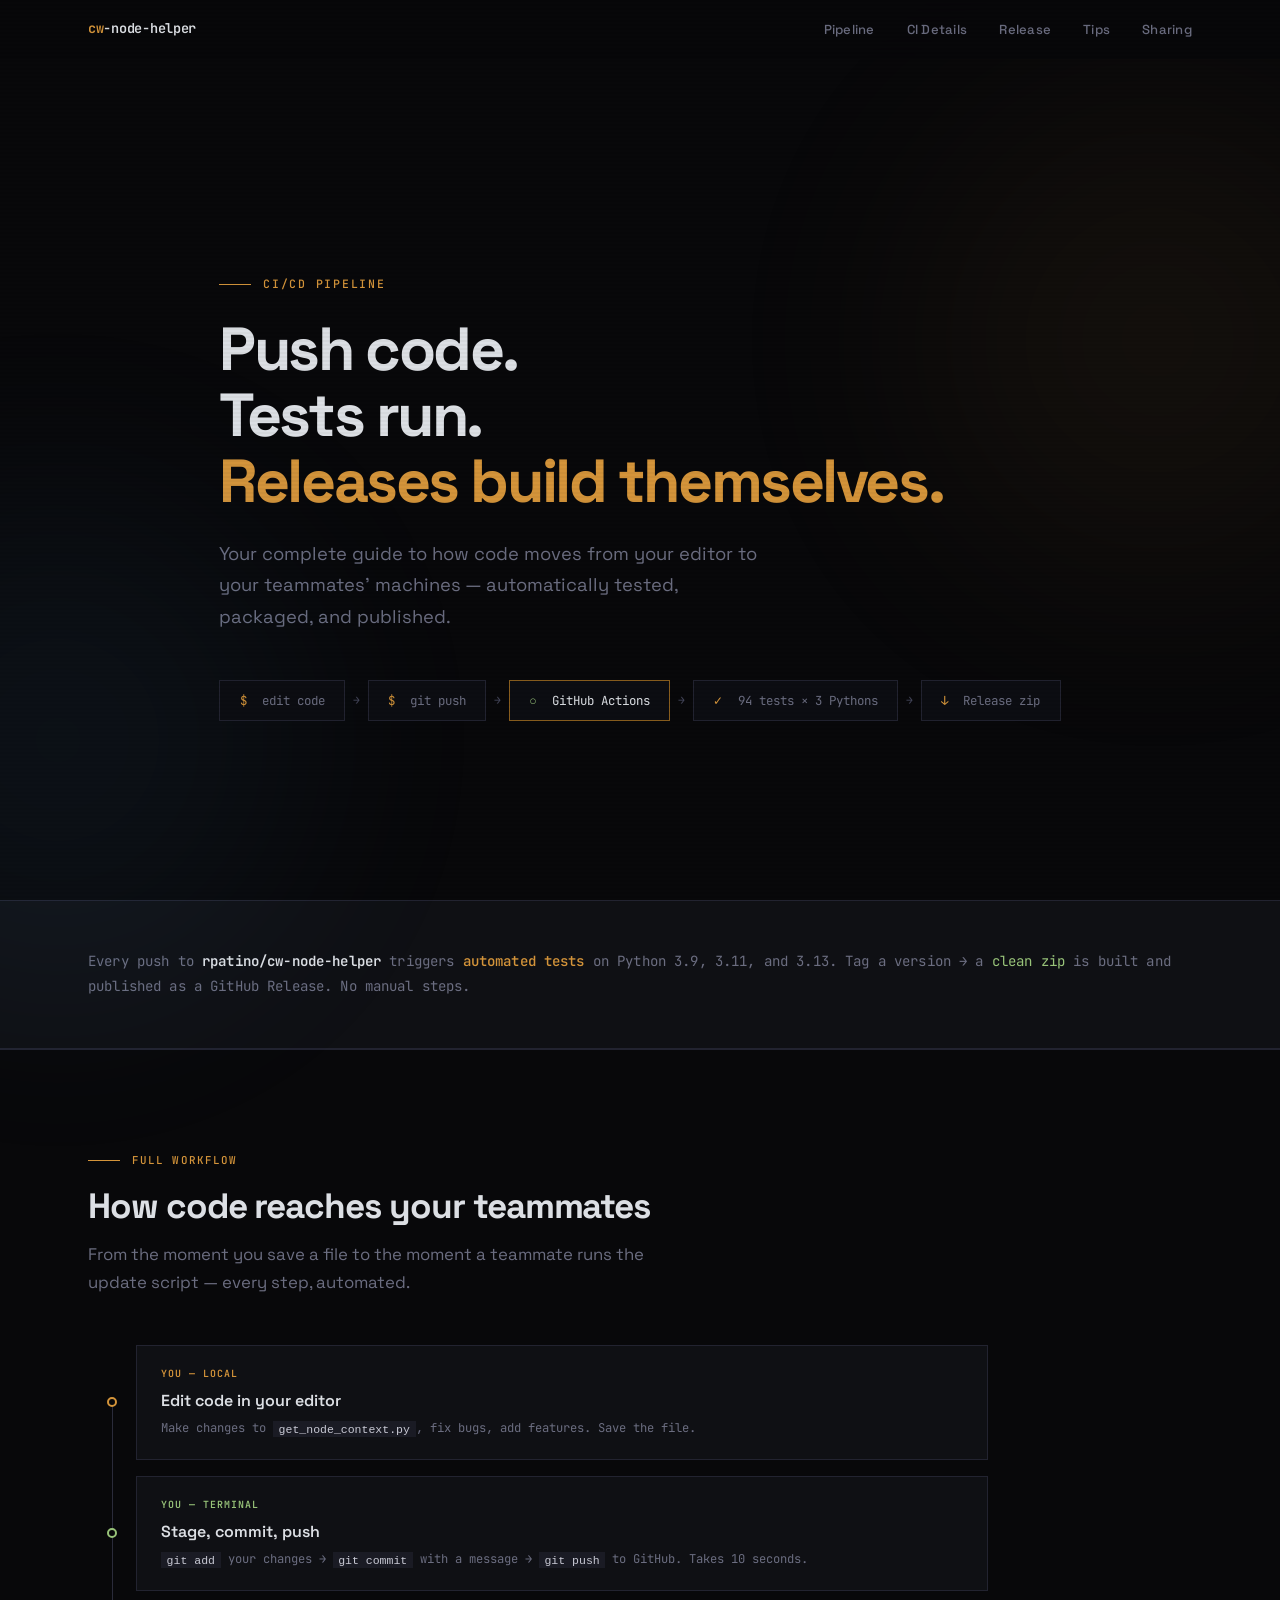
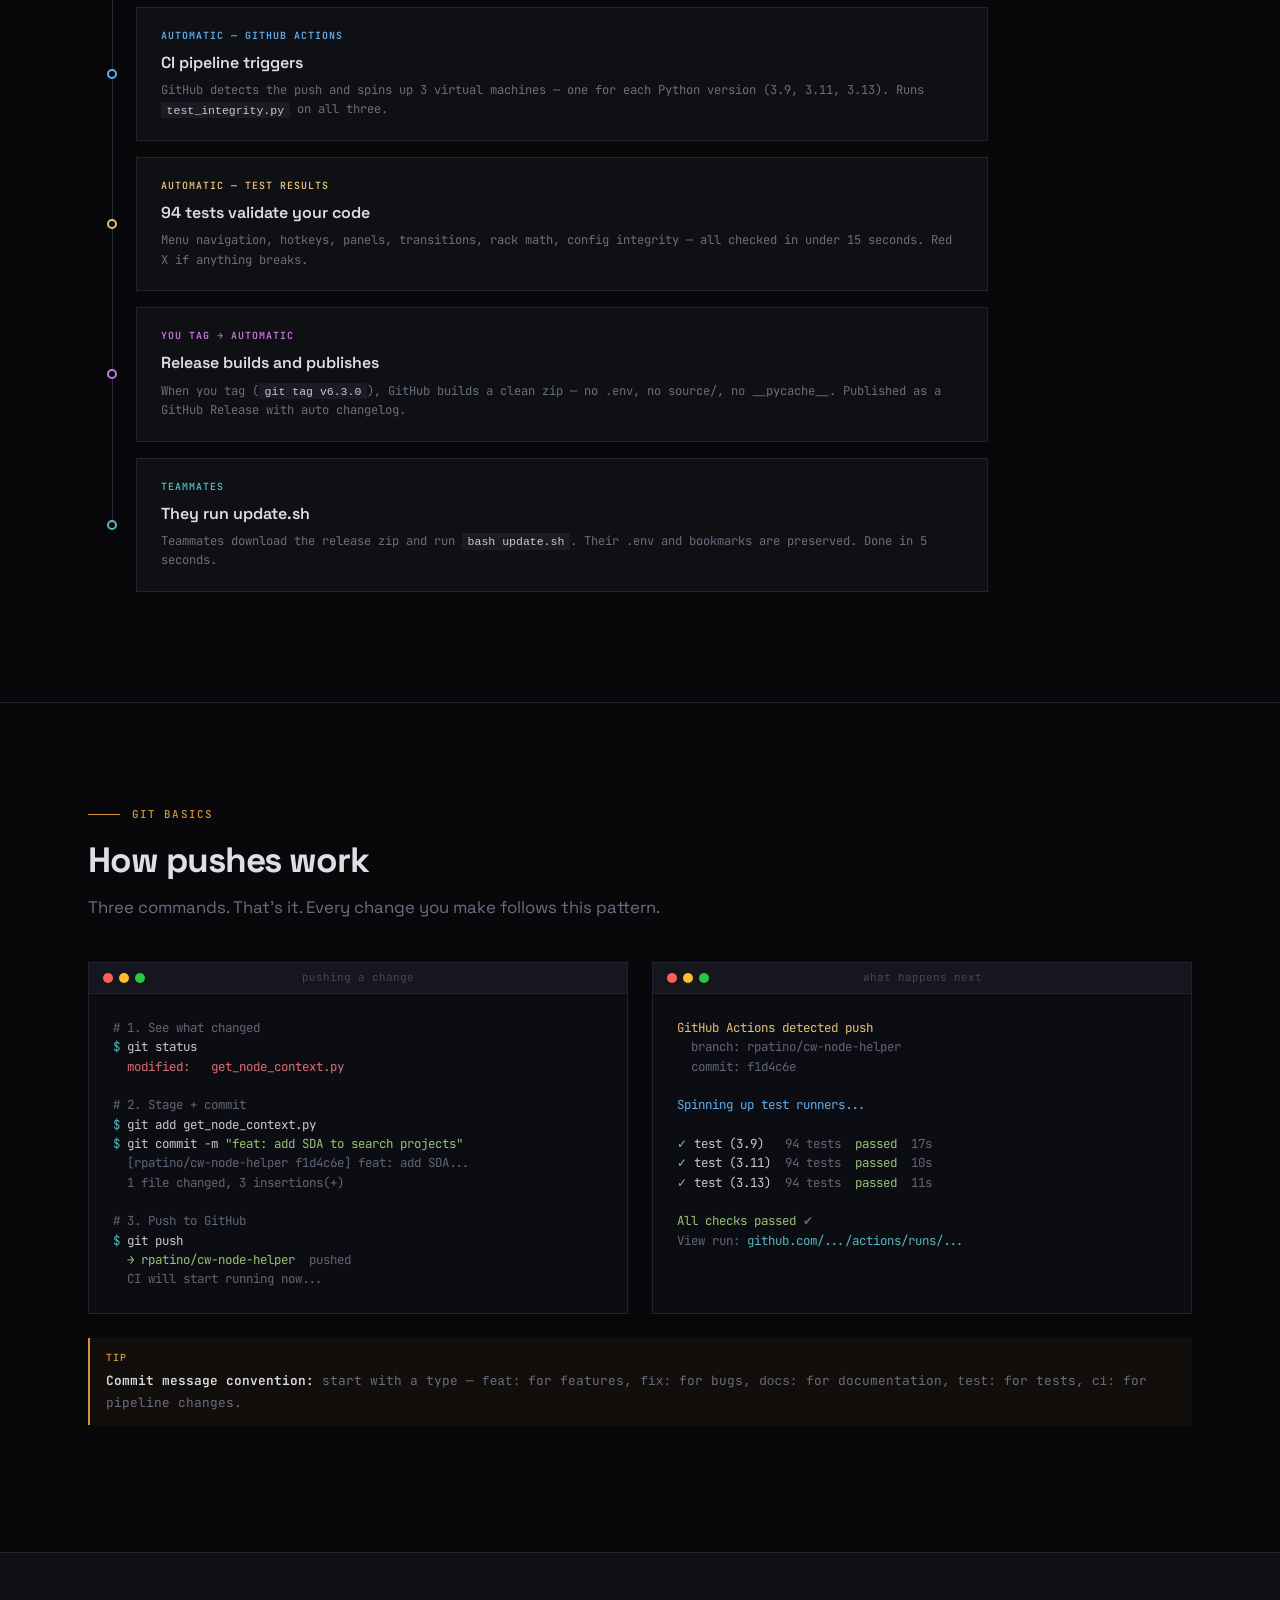
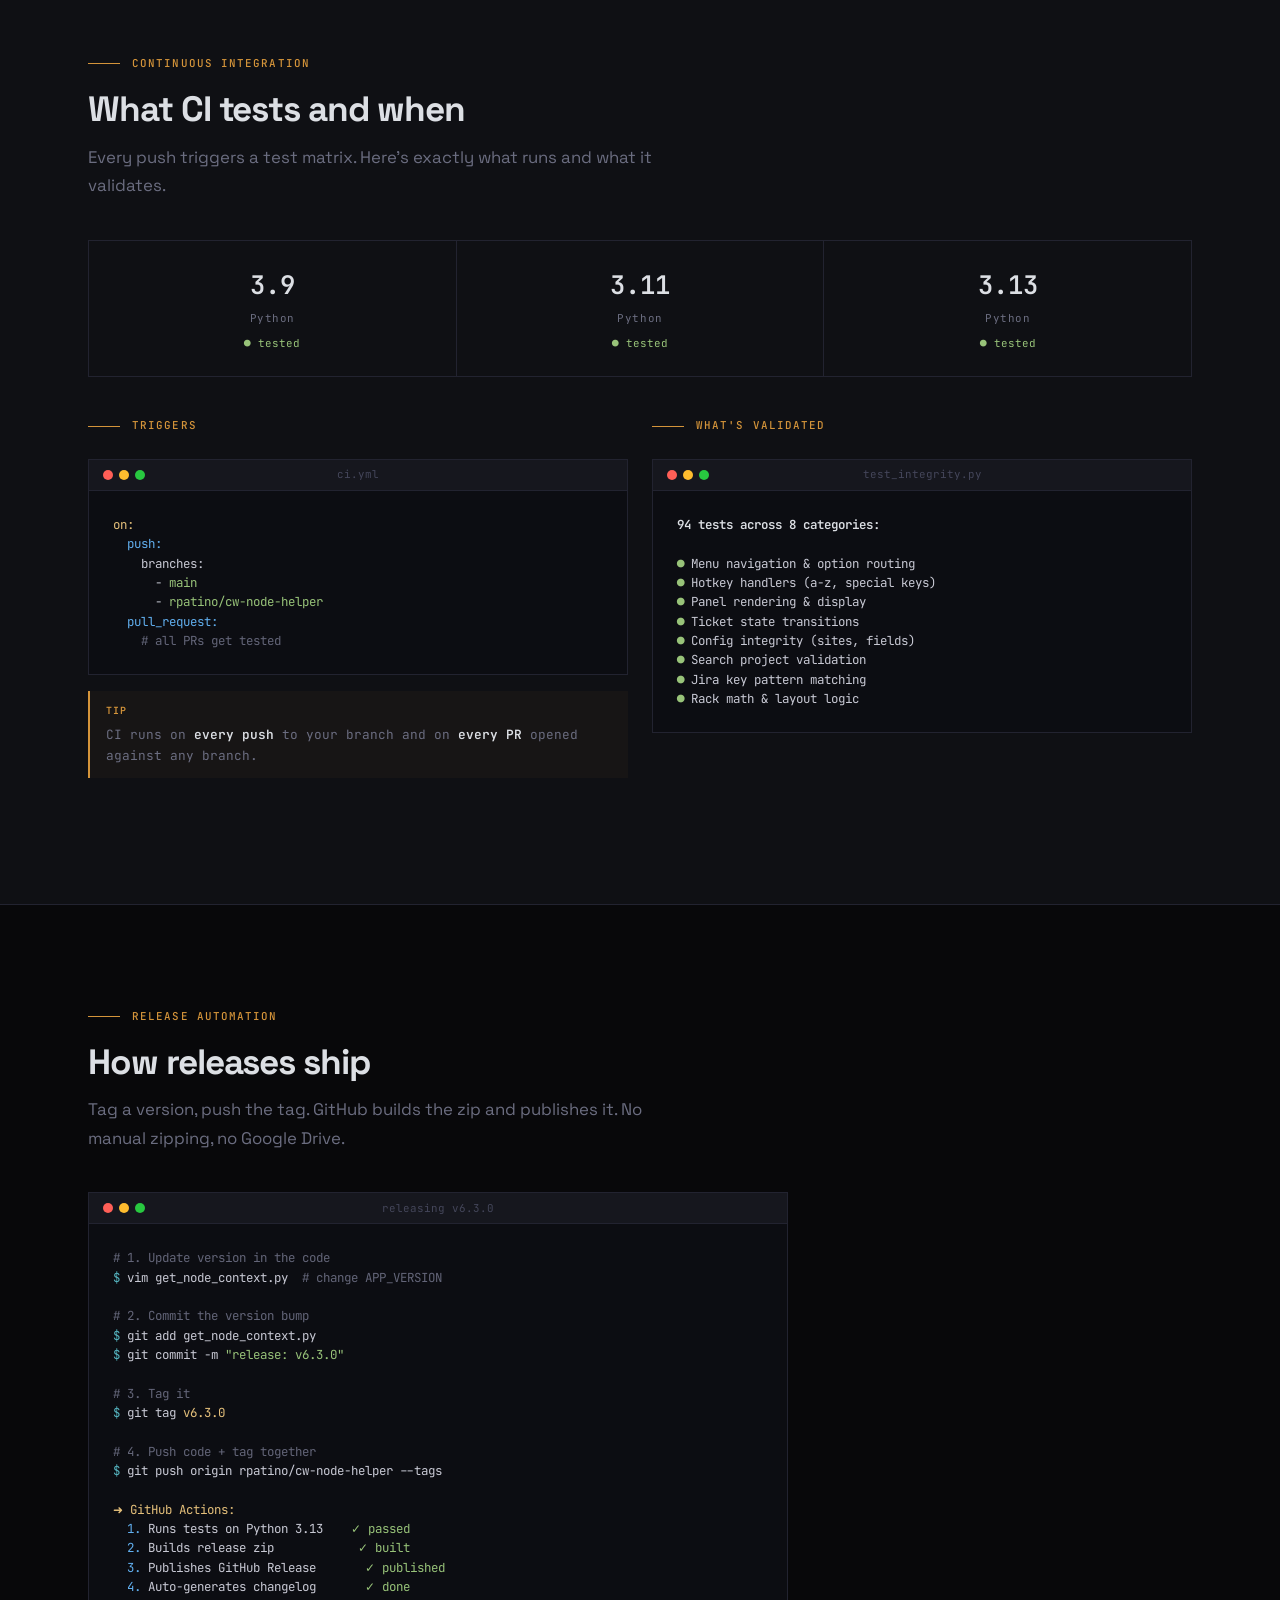
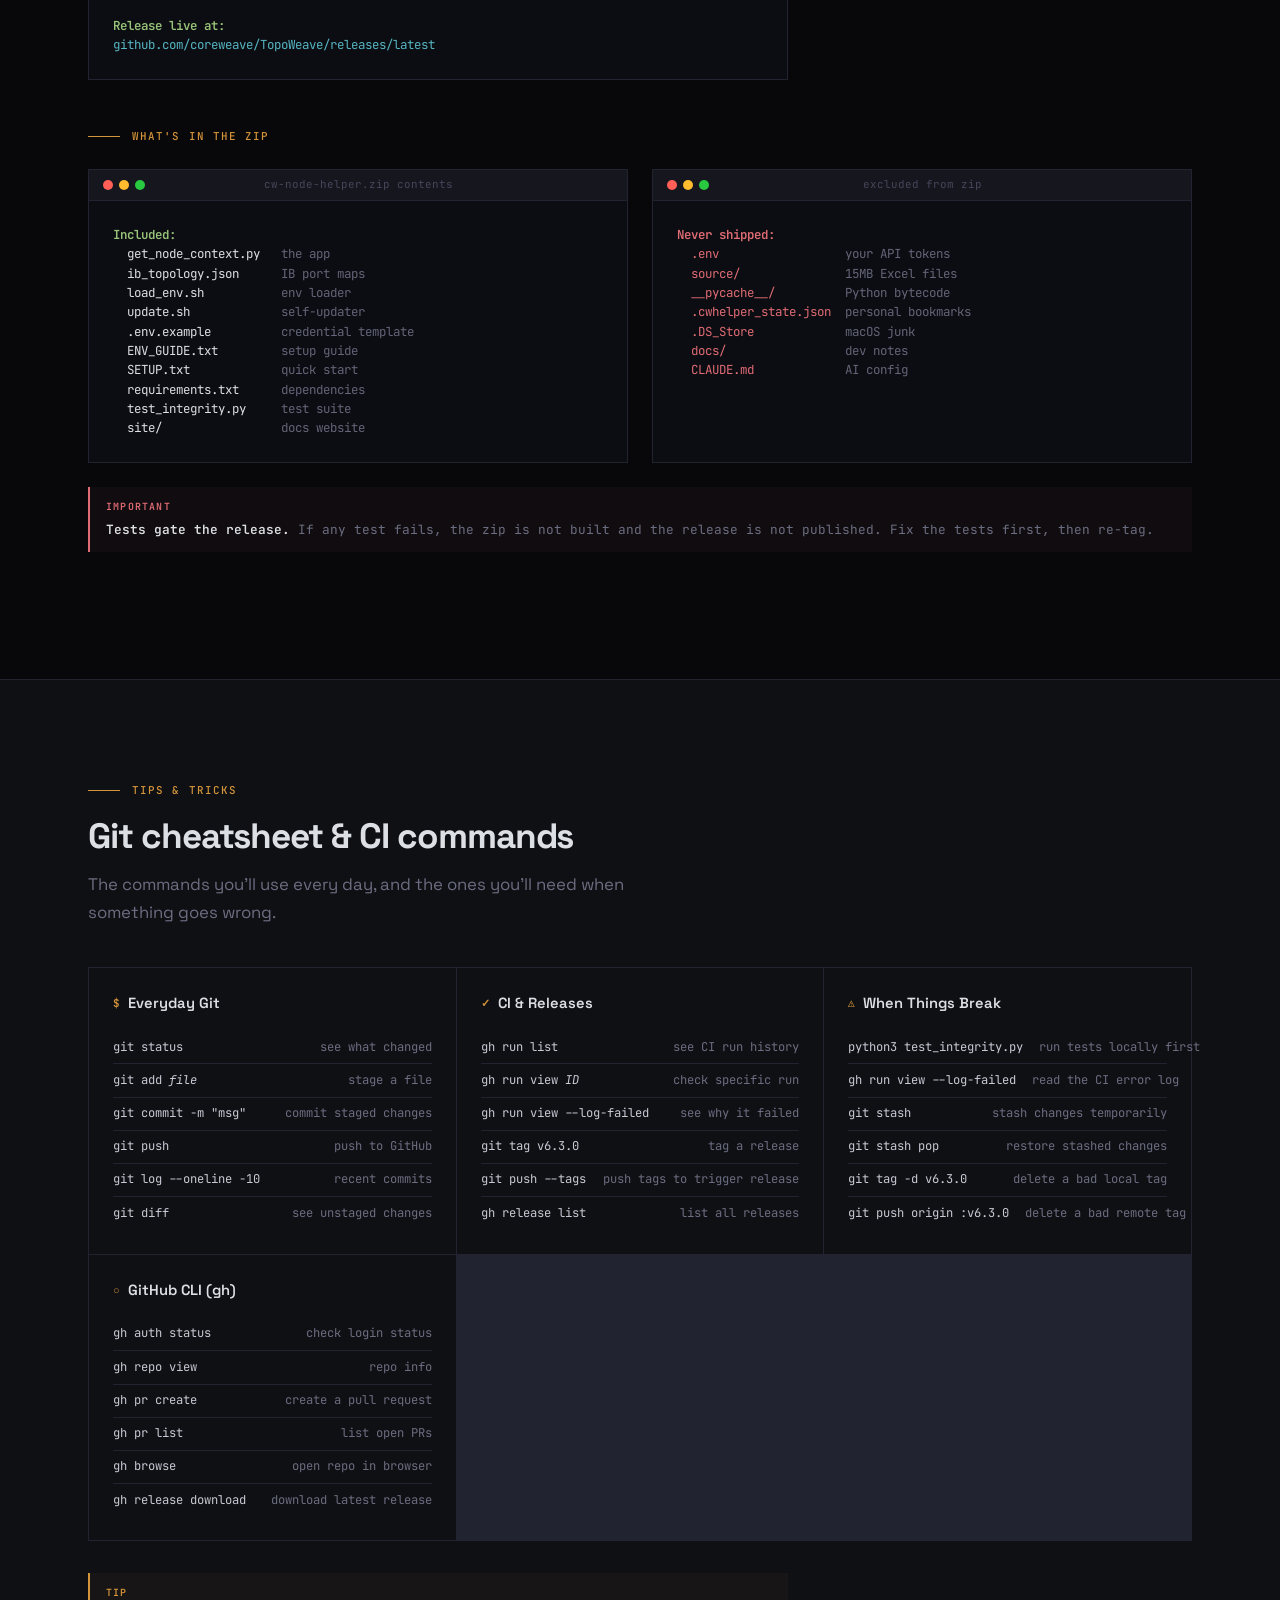
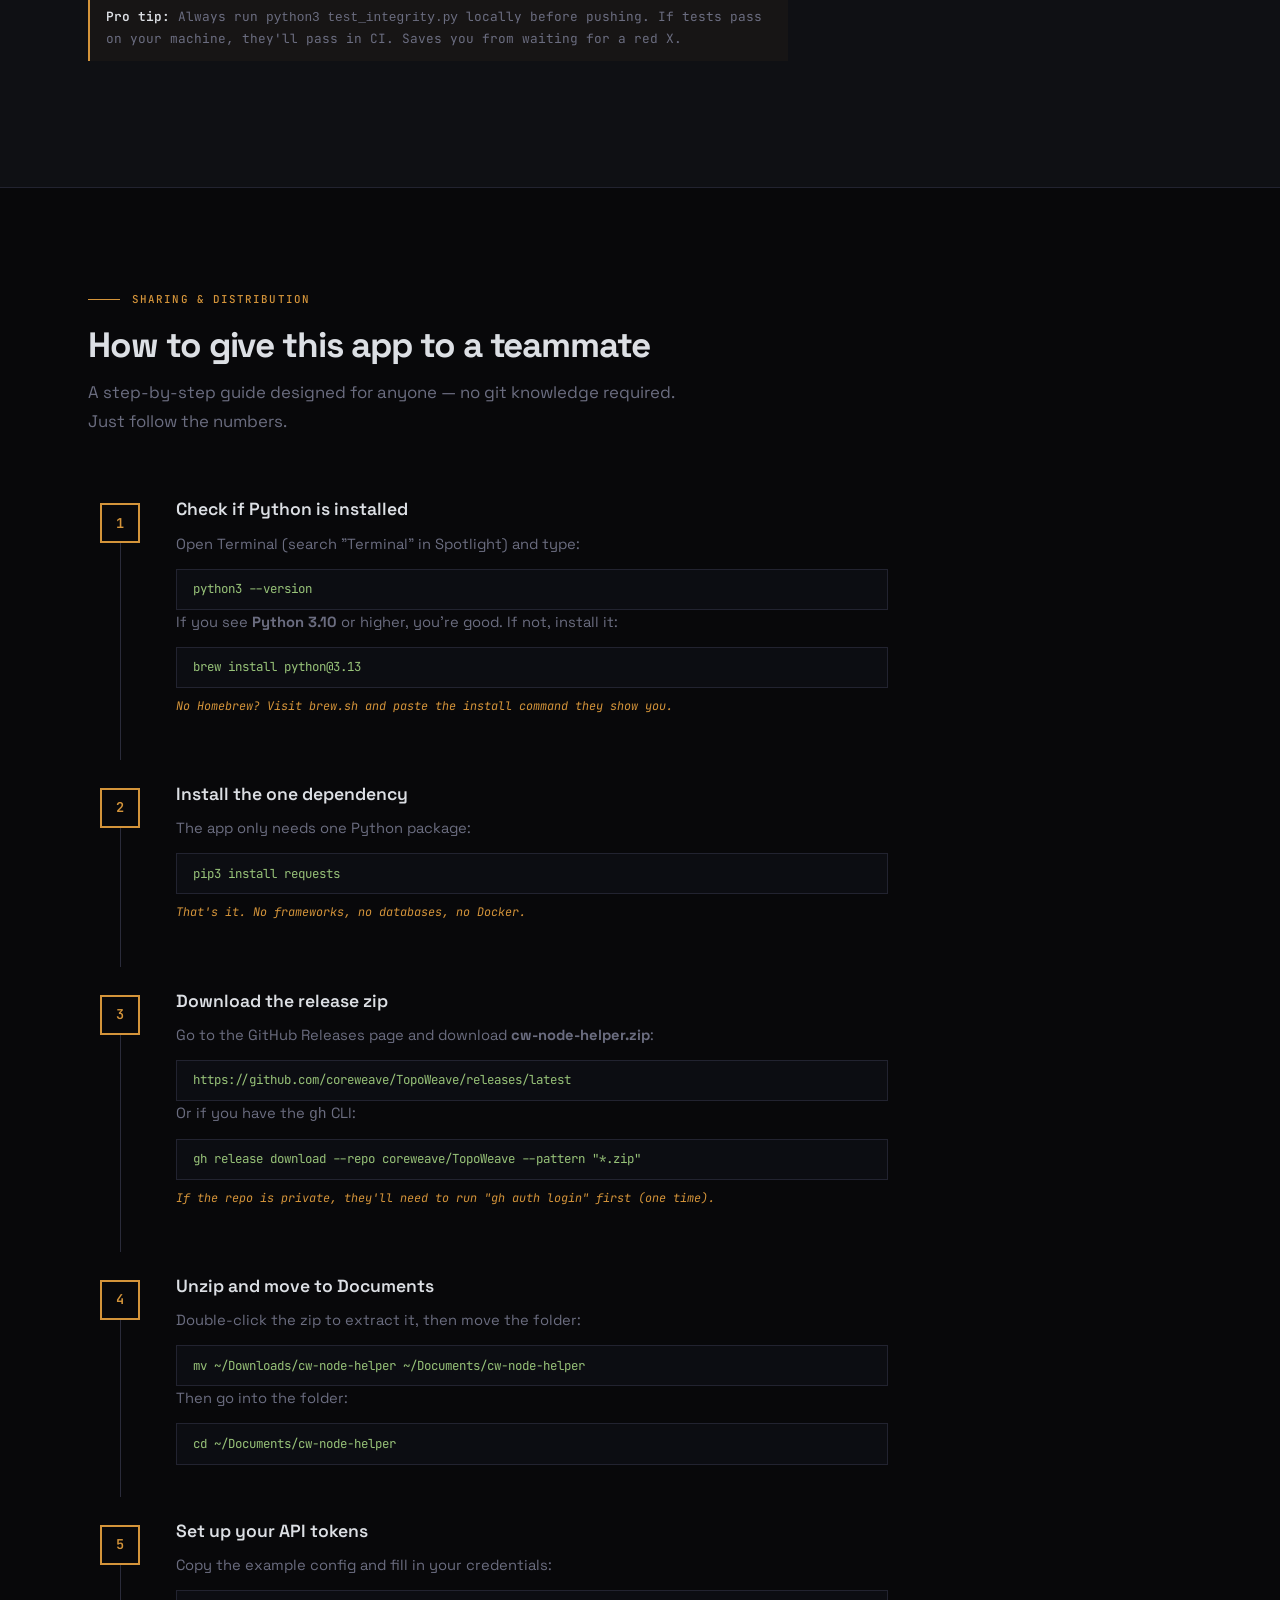
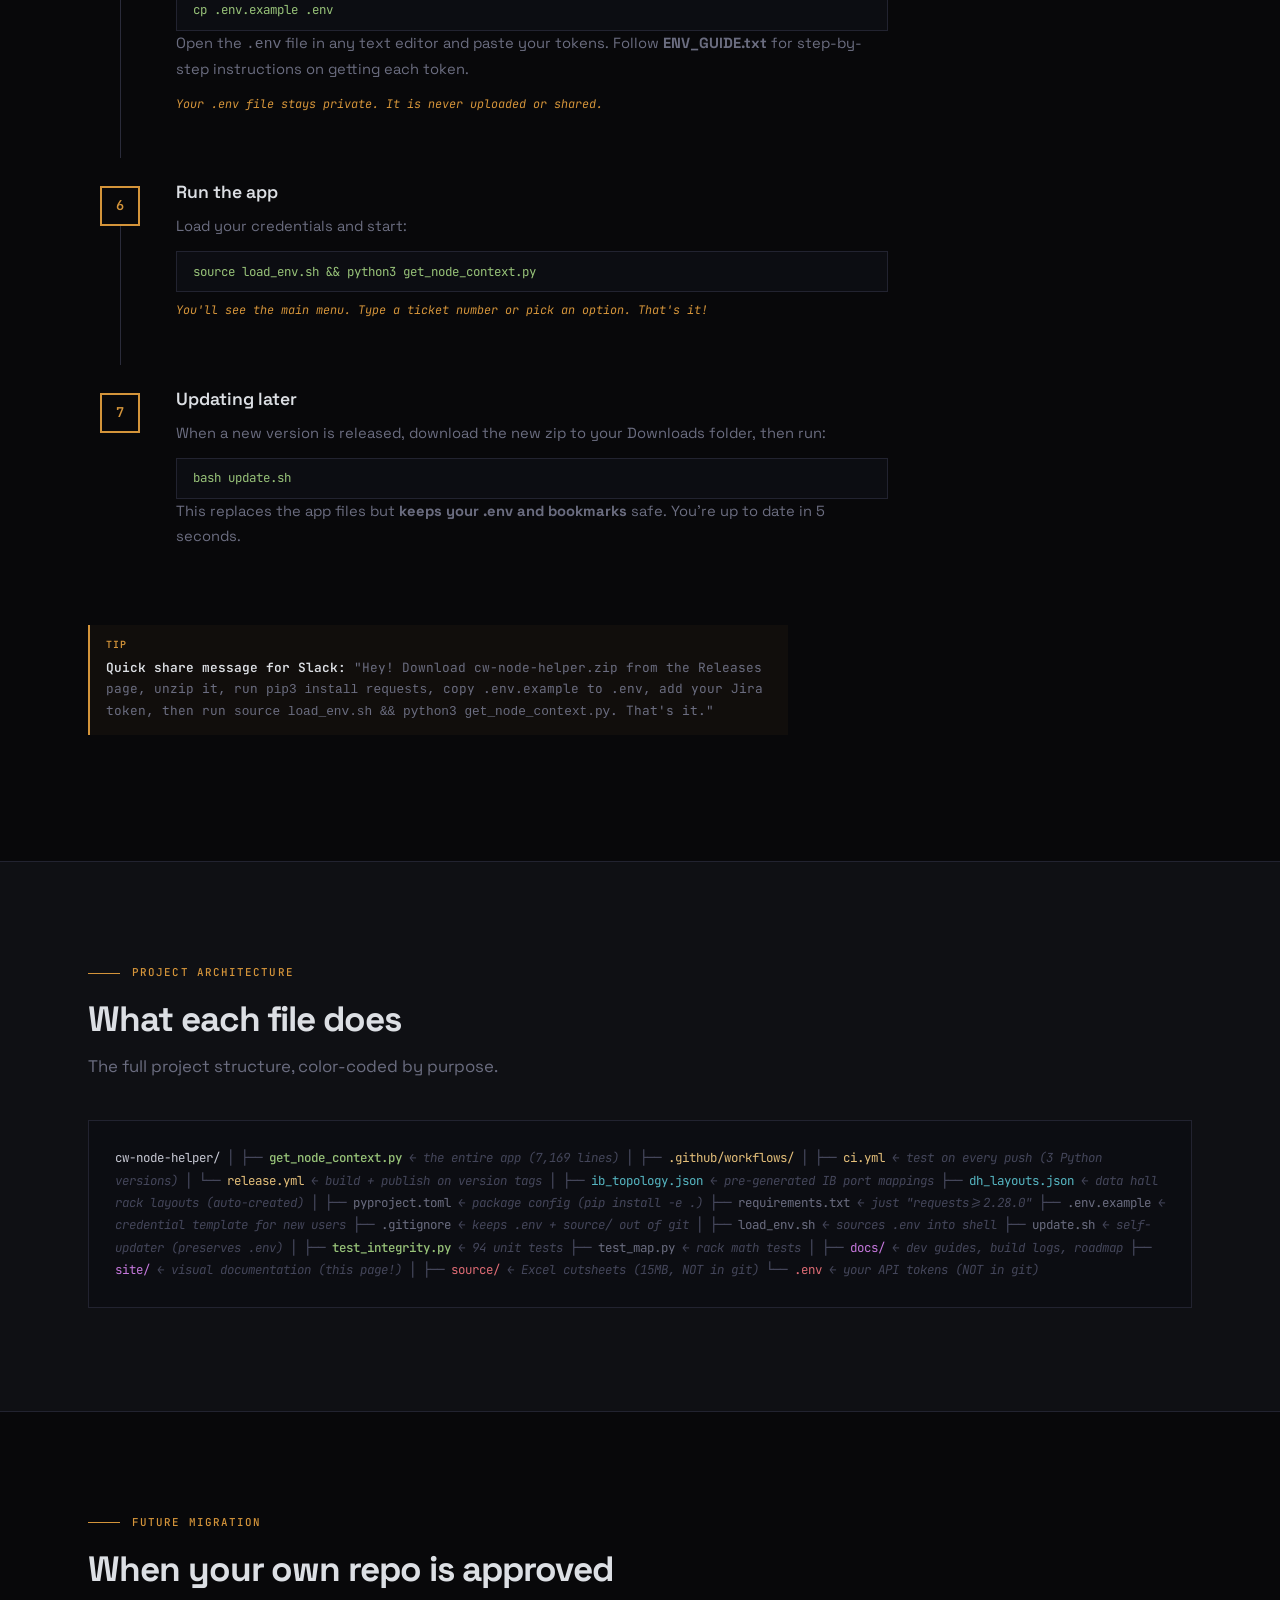
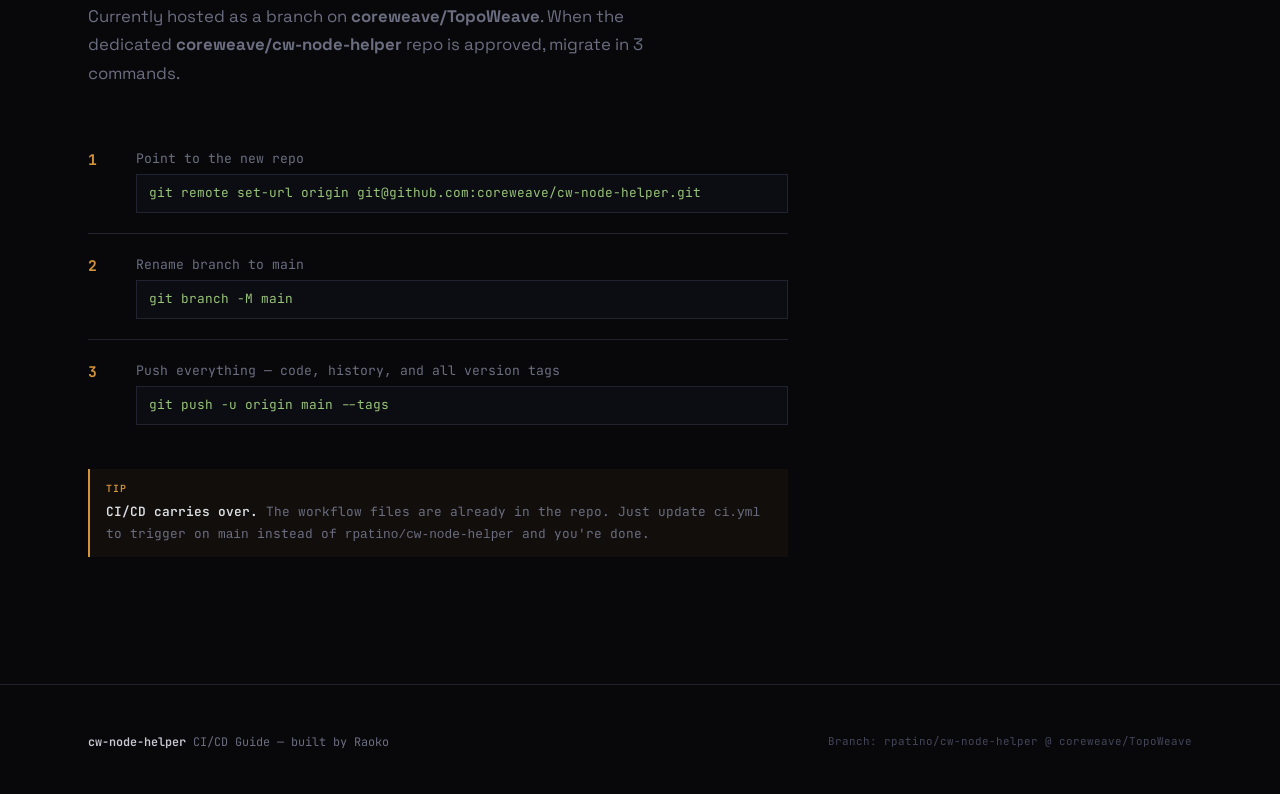
<file: site/cicd.html>
<!DOCTYPE html>
<html lang="en">
<head>
<meta charset="UTF-8">
<meta name="viewport" content="width=device-width, initial-scale=1.0">
<meta name="theme-color" content="#08080a">
<title>CI/CD Pipeline — CW Node Helper</title>
<link rel="preconnect" href="https://fonts.googleapis.com">
<link rel="preconnect" href="https://fonts.gstatic.com" crossorigin>
<link href="https://fonts.googleapis.com/css2?family=JetBrains+Mono:wght@400;500;600&family=Space+Grotesk:wght@400;500;600;700&display=swap" rel="stylesheet">
<style>
/* ------------------------------------------------------------------ */
/*  RESET & BASE                                                      */
/* ------------------------------------------------------------------ */
*, *::before, *::after { margin: 0; padding: 0; box-sizing: border-box; }

:root {
  --bg:        #08080a;
  --bg-raised: #0f1014;
  --surface:   #1a1b24;
  --border:    #222330;
  --border-lt: #2a2b3a;

  --text:      #c8c9d4;
  --text-dim:  #6b6d80;
  --text-mute: #44465a;

  --accent:    #d4943a;
  --accent-lt: #e8b86a;
  --accent-dk: #8a5e1e;

  --ansi-red:     #e06c75;
  --ansi-green:   #98c379;
  --ansi-yellow:  #e5c07b;
  --ansi-blue:    #61afef;
  --ansi-magenta: #c678dd;
  --ansi-cyan:    #56b6c2;
  --ansi-white:   #dcdfe4;
  --ansi-dim:     #636578;

  --bg-terminal:        #0c0d12;
  --bg-terminal-chrome: #16171e;

  --font-body: 'Space Grotesk', system-ui, sans-serif;
  --font-mono: 'JetBrains Mono', 'SF Mono', 'Cascadia Code', monospace;

  --ease-out: cubic-bezier(0.16, 1, 0.3, 1);
}

html {
  font-size: 16px;
  scroll-behavior: smooth;
  -webkit-font-smoothing: antialiased;
  -moz-osx-font-smoothing: grayscale;
}

body {
  background: var(--bg);
  color: var(--text);
  font-family: var(--font-body);
  line-height: 1.6;
  overflow-x: hidden;
}

::selection {
  background: var(--accent-dk);
  color: var(--ansi-white);
}

a { color: var(--accent-lt); text-decoration: none; }
a:hover { color: var(--accent); }

/* Scanline overlay */
body::before {
  content: '';
  position: fixed;
  inset: 0;
  background: repeating-linear-gradient(
    0deg,
    transparent,
    transparent 2px,
    rgba(0,0,0,0.03) 2px,
    rgba(0,0,0,0.03) 4px
  );
  pointer-events: none;
  z-index: 9999;
  will-change: transform;
}

/* ------------------------------------------------------------------ */
/*  LAYOUT                                                            */
/* ------------------------------------------------------------------ */
.wrap {
  max-width: 1200px;
  margin: 0 auto;
  padding: 0 clamp(1.5rem, 4vw, 3rem);
}

/* ------------------------------------------------------------------ */
/*  NAV                                                               */
/* ------------------------------------------------------------------ */
nav {
  position: fixed;
  top: 0;
  left: 0;
  right: 0;
  z-index: 100;
  padding: 1rem 0;
  background: color-mix(in srgb, var(--bg) 85%, transparent);
  backdrop-filter: blur(16px);
  border-bottom: 1px solid transparent;
  transition: border-color 0.4s;
}

nav.scrolled { border-bottom-color: var(--border); }

nav .wrap {
  display: flex;
  align-items: center;
  justify-content: space-between;
}

.nav-brand {
  font-family: var(--font-mono);
  font-weight: 600;
  font-size: 0.85rem;
  color: var(--ansi-white);
  letter-spacing: -0.02em;
}

.nav-brand span { color: var(--accent); }

.nav-links {
  display: flex;
  gap: 2rem;
  list-style: none;
}

.nav-links a {
  font-size: 0.82rem;
  color: var(--text-dim);
  font-weight: 500;
  letter-spacing: 0.02em;
  transition: color 0.2s;
}

.nav-links a:hover { color: var(--text); }

@media (max-width: 640px) {
  .nav-links { gap: 1rem; }
  .nav-links a { font-size: 0.72rem; }
}

@media (max-width: 480px) {
  .nav-links { display: none; }
}

/* ------------------------------------------------------------------ */
/*  HERO                                                              */
/* ------------------------------------------------------------------ */
.hero {
  min-height: 100vh;
  display: flex;
  flex-direction: column;
  justify-content: center;
  padding-top: 6rem;
  position: relative;
}

.hero-label {
  font-family: var(--font-mono);
  font-size: 0.72rem;
  font-weight: 500;
  color: var(--accent);
  letter-spacing: 0.15em;
  text-transform: uppercase;
  margin-bottom: 1.5rem;
  display: flex;
  align-items: center;
  gap: 0.75rem;
}

.hero-label::before {
  content: '';
  width: 2rem;
  height: 1px;
  background: var(--accent);
}

h1 {
  font-family: var(--font-body);
  font-size: clamp(2.4rem, 5vw, 3.8rem);
  font-weight: 700;
  line-height: 1.08;
  letter-spacing: -0.04em;
  color: var(--ansi-white);
  margin-bottom: 1.5rem;
}

h1 .hl { color: var(--accent); }

.hero-sub {
  font-size: clamp(1rem, 1.8vw, 1.15rem);
  color: var(--text-dim);
  line-height: 1.7;
  max-width: 540px;
  margin-bottom: 3rem;
}

/* ------------------------------------------------------------------ */
/*  PIPELINE HERO DIAGRAM                                             */
/* ------------------------------------------------------------------ */
.pipeline-hero {
  display: flex;
  align-items: center;
  gap: 0;
  flex-wrap: wrap;
  margin-top: 1rem;
}

.pipe-node {
  display: flex;
  align-items: center;
  gap: 0;
}

.pipe-box {
  background: var(--bg-terminal);
  border: 1px solid var(--border);
  padding: 0.6rem 1.2rem;
  font-family: var(--font-mono);
  font-size: clamp(0.68rem, 1vw, 0.78rem);
  color: var(--text-dim);
  white-space: nowrap;
  position: relative;
  transition: border-color 0.3s, color 0.3s;
}

.pipe-box:hover {
  border-color: var(--accent-dk);
  color: var(--text);
}

.pipe-box .pipe-icon {
  color: var(--accent);
  margin-right: 0.5rem;
}

.pipe-box.active {
  border-color: var(--accent-dk);
  color: var(--ansi-white);
}

.pipe-box.active .pipe-icon { color: var(--ansi-green); }

.pipe-arrow {
  font-family: var(--font-mono);
  color: var(--text-mute);
  font-size: 0.72rem;
  padding: 0 0.5rem;
  flex-shrink: 0;
}

@media (max-width: 700px) {
  .pipeline-hero {
    flex-direction: column;
    align-items: stretch;
    gap: 0;
  }
  .pipe-node { flex-direction: column; }
  .pipe-arrow {
    transform: rotate(90deg);
    padding: 0.25rem 0;
    text-align: center;
  }
  .pipe-box { text-align: center; }
}

/* ------------------------------------------------------------------ */
/*  SECTION STYLES                                                    */
/* ------------------------------------------------------------------ */
.section {
  padding: clamp(4rem, 8vw, 7rem) 0;
  border-top: 1px solid var(--border);
}

.section-label {
  font-family: var(--font-mono);
  font-size: 0.68rem;
  font-weight: 500;
  color: var(--accent);
  letter-spacing: 0.1em;
  text-transform: uppercase;
  margin-bottom: 1rem;
  display: flex;
  align-items: center;
  gap: 0.75rem;
}

.section-label::before {
  content: '';
  width: 2rem;
  height: 1px;
  background: var(--accent);
}

.section h2 {
  font-family: var(--font-body);
  font-size: clamp(1.5rem, 3vw, 2.2rem);
  font-weight: 700;
  letter-spacing: -0.03em;
  color: var(--ansi-white);
  margin-bottom: 0.75rem;
  line-height: 1.2;
}

.section-desc {
  font-size: clamp(0.9rem, 1.4vw, 1.05rem);
  color: var(--text-dim);
  line-height: 1.7;
  max-width: 600px;
  margin-bottom: 2.5rem;
}

/* ------------------------------------------------------------------ */
/*  TERMINAL WINDOW                                                   */
/* ------------------------------------------------------------------ */
.terminal {
  background: var(--bg-terminal);
  border: 1px solid var(--border);
  overflow: hidden;
  font-family: var(--font-mono);
  font-size: clamp(0.62rem, 1.1vw, 0.78rem);
  line-height: 1.55;
  position: relative;
}

.terminal-chrome {
  display: flex;
  align-items: center;
  gap: 6px;
  padding: 10px 14px;
  background: var(--bg-terminal-chrome);
  border-bottom: 1px solid var(--border);
  position: relative;
}

.terminal-dot {
  width: 10px;
  height: 10px;
  border-radius: 50%;
}

.terminal-dot.r { background: #ff5f57; }
.terminal-dot.y { background: #febc2e; }
.terminal-dot.g { background: #28c840; }

.terminal-title {
  position: absolute;
  left: 50%;
  transform: translateX(-50%);
  font-size: 0.68rem;
  color: var(--text-mute);
  font-weight: 400;
  white-space: nowrap;
}

.terminal-body {
  padding: clamp(1rem, 2vw, 1.5rem);
  overflow-x: auto;
  white-space: pre;
  color: var(--text);
}

.terminal::after {
  content: '';
  position: absolute;
  inset: -1px;
  border: 1px solid transparent;
  pointer-events: none;
  transition: border-color 0.4s;
}

.terminal:hover::after {
  border-color: color-mix(in srgb, var(--accent) 15%, transparent);
}

/* ANSI classes */
.t-bold   { font-weight: 600; }
.t-dim    { color: var(--ansi-dim); }
.t-red    { color: var(--ansi-red); }
.t-green  { color: var(--ansi-green); }
.t-yellow { color: var(--ansi-yellow); }
.t-blue   { color: var(--ansi-blue); }
.t-mag    { color: var(--ansi-magenta); }
.t-cyan   { color: var(--ansi-cyan); }
.t-white  { color: var(--ansi-white); }

.cursor {
  display: inline-block;
  width: 0.55em;
  height: 1.1em;
  background: var(--accent);
  vertical-align: text-bottom;
  animation: blink 1s step-end infinite;
}

@keyframes blink {
  50% { opacity: 0; }
}

/* ------------------------------------------------------------------ */
/*  FLOWCHART                                                         */
/* ------------------------------------------------------------------ */
.flow {
  display: flex;
  flex-direction: column;
  gap: 0;
  position: relative;
  max-width: 900px;
}

.flow-row {
  display: flex;
  align-items: stretch;
  gap: 0;
}

.flow-connector {
  width: 48px;
  flex-shrink: 0;
  position: relative;
  display: flex;
  align-items: center;
  justify-content: center;
}

.flow-connector::before {
  content: '';
  position: absolute;
  top: 0;
  bottom: 0;
  left: 50%;
  width: 1px;
  background: var(--border-lt);
}

.flow-dot {
  width: 10px;
  height: 10px;
  border-radius: 50%;
  border: 2px solid var(--accent);
  background: var(--bg);
  position: relative;
  z-index: 1;
  flex-shrink: 0;
}

.flow-dot.green { border-color: var(--ansi-green); }
.flow-dot.blue { border-color: var(--ansi-blue); }
.flow-dot.yellow { border-color: var(--ansi-yellow); }
.flow-dot.magenta { border-color: var(--ansi-magenta); }
.flow-dot.cyan { border-color: var(--ansi-cyan); }

.flow-card {
  flex: 1;
  background: var(--bg-raised);
  border: 1px solid var(--border);
  padding: 1.25rem 1.5rem;
  margin: 0.5rem 0;
  transition: border-color 0.3s;
}

.flow-card:hover { border-color: var(--border-lt); }

.flow-card-label {
  font-family: var(--font-mono);
  font-size: 0.62rem;
  font-weight: 600;
  letter-spacing: 0.1em;
  text-transform: uppercase;
  margin-bottom: 0.4rem;
}

.flow-card-label.local { color: var(--accent); }
.flow-card-label.push { color: var(--ansi-green); }
.flow-card-label.ci { color: var(--ansi-blue); }
.flow-card-label.test { color: var(--ansi-yellow); }
.flow-card-label.release { color: var(--ansi-magenta); }
.flow-card-label.share { color: var(--ansi-cyan); }

.flow-card h3 {
  font-family: var(--font-body);
  font-size: clamp(0.88rem, 1.3vw, 1rem);
  font-weight: 600;
  color: var(--ansi-white);
  margin-bottom: 0.35rem;
}

.flow-card p {
  font-family: var(--font-mono);
  font-size: clamp(0.68rem, 1vw, 0.76rem);
  color: var(--text-dim);
  line-height: 1.6;
}

.flow-card code {
  background: var(--surface);
  padding: 0.1rem 0.35rem;
  font-size: 0.72rem;
  color: var(--text);
}

.flow-row:first-child .flow-connector::before { top: 50%; }
.flow-row:last-child .flow-connector::before { bottom: 50%; }

@media (max-width: 600px) {
  .flow-connector { width: 32px; }
  .flow-card { padding: 1rem; }
}

/* ------------------------------------------------------------------ */
/*  DUAL GRID                                                         */
/* ------------------------------------------------------------------ */
.dual-grid {
  display: grid;
  grid-template-columns: 1fr 1fr;
  gap: 1.5rem;
}

@media (max-width: 800px) {
  .dual-grid { grid-template-columns: 1fr; }
}

/* ------------------------------------------------------------------ */
/*  STATUS MATRIX                                                     */
/* ------------------------------------------------------------------ */
.matrix {
  display: grid;
  grid-template-columns: repeat(3, 1fr);
  gap: 1px;
  background: var(--border);
  border: 1px solid var(--border);
  margin-top: 2rem;
}

.matrix-cell {
  background: var(--bg-raised);
  padding: 1.5rem;
  text-align: center;
}

.matrix-version {
  font-family: var(--font-mono);
  font-size: clamp(1.2rem, 2vw, 1.6rem);
  font-weight: 600;
  color: var(--ansi-white);
  margin-bottom: 0.25rem;
}

.matrix-label {
  font-family: var(--font-mono);
  font-size: 0.68rem;
  color: var(--text-dim);
  letter-spacing: 0.05em;
}

.matrix-status {
  font-family: var(--font-mono);
  font-size: 0.68rem;
  margin-top: 0.5rem;
}

.matrix-status.pass { color: var(--ansi-green); }
.matrix-status.pass::before { content: '● '; }

@media (max-width: 480px) {
  .matrix { grid-template-columns: 1fr; }
}

/* ------------------------------------------------------------------ */
/*  STEPS (numbered setup-style)                                      */
/* ------------------------------------------------------------------ */
.steps {
  display: flex;
  flex-direction: column;
  gap: 1px;
  background: var(--border);
  border: 1px solid var(--border);
  counter-reset: step;
}

.step {
  background: var(--bg-raised);
  padding: 1.75rem 2rem;
  display: grid;
  grid-template-columns: 3rem 1fr;
  gap: 1.5rem;
  align-items: start;
  counter-increment: step;
}

.step-num {
  font-family: var(--font-mono);
  font-size: 1.6rem;
  font-weight: 700;
  color: var(--accent);
  line-height: 1;
  padding-top: 0.15rem;
}

.step h3 {
  font-family: var(--font-body);
  font-size: clamp(0.92rem, 1.3vw, 1.05rem);
  font-weight: 600;
  color: var(--ansi-white);
  margin-bottom: 0.4rem;
}

.step p {
  font-family: var(--font-mono);
  font-size: clamp(0.72rem, 1.1vw, 0.82rem);
  color: var(--text-dim);
  line-height: 1.65;
}

.step code {
  background: var(--surface);
  padding: 0.1rem 0.4rem;
  font-size: 0.74rem;
  color: var(--text);
}

@media (max-width: 600px) {
  .step {
    grid-template-columns: 1fr;
    gap: 0.5rem;
    padding: 1.25rem 1rem;
  }
}

/* ------------------------------------------------------------------ */
/*  CHEAT SHEET                                                       */
/* ------------------------------------------------------------------ */
.cheat-grid {
  display: grid;
  grid-template-columns: repeat(auto-fill, minmax(320px, 1fr));
  gap: 1px;
  background: var(--border);
  border: 1px solid var(--border);
}

.cheat-card {
  background: var(--bg-raised);
  padding: 1.5rem;
}

.cheat-card h3 {
  font-family: var(--font-body);
  font-size: 0.92rem;
  font-weight: 600;
  color: var(--ansi-white);
  margin-bottom: 1rem;
  display: flex;
  align-items: center;
  gap: 0.5rem;
}

.cheat-card h3 .cheat-icon {
  font-family: var(--font-mono);
  font-size: 0.68rem;
  color: var(--accent);
}

.cheat-row {
  display: flex;
  justify-content: space-between;
  align-items: baseline;
  gap: 1rem;
  padding: 0.4rem 0;
  border-bottom: 1px solid var(--border);
  font-family: var(--font-mono);
  font-size: clamp(0.68rem, 1vw, 0.76rem);
}

.cheat-row:last-child { border-bottom: none; }

.cheat-cmd {
  color: var(--text);
  white-space: nowrap;
}

.cheat-desc {
  color: var(--text-dim);
  text-align: right;
  white-space: nowrap;
}

@media (max-width: 480px) {
  .cheat-grid { grid-template-columns: 1fr; }
  .cheat-row { flex-direction: column; gap: 0.15rem; }
  .cheat-desc { text-align: left; }
}

/* ------------------------------------------------------------------ */
/*  SHARE SECTION — friendly non-tech                                 */
/* ------------------------------------------------------------------ */
.share-steps {
  display: flex;
  flex-direction: column;
  gap: 0;
  max-width: 800px;
}

.share-step {
  display: grid;
  grid-template-columns: 4rem 1fr;
  gap: 0;
  position: relative;
}

.share-step-side {
  display: flex;
  flex-direction: column;
  align-items: center;
  padding-top: 1.75rem;
}

.share-step-num {
  width: 2.5rem;
  height: 2.5rem;
  display: flex;
  align-items: center;
  justify-content: center;
  border: 2px solid var(--accent);
  font-family: var(--font-mono);
  font-size: 0.85rem;
  font-weight: 600;
  color: var(--accent);
  position: relative;
  z-index: 1;
  background: var(--bg);
}

.share-step-line {
  flex: 1;
  width: 1px;
  background: var(--border-lt);
}

.share-step:last-child .share-step-line { display: none; }

.share-step-content {
  padding: 1.25rem 0 2rem 1.5rem;
}

.share-step-content h3 {
  font-family: var(--font-body);
  font-size: clamp(0.95rem, 1.4vw, 1.1rem);
  font-weight: 600;
  color: var(--ansi-white);
  margin-bottom: 0.5rem;
}

.share-step-content p {
  font-size: clamp(0.82rem, 1.2vw, 0.92rem);
  color: var(--text-dim);
  line-height: 1.7;
  margin-bottom: 0.75rem;
}

.share-step-content .share-cmd {
  background: var(--bg-terminal);
  border: 1px solid var(--border);
  padding: 0.6rem 1rem;
  font-family: var(--font-mono);
  font-size: clamp(0.7rem, 1vw, 0.78rem);
  color: var(--ansi-green);
  white-space: pre;
  overflow-x: auto;
  margin-top: 0.5rem;
}

.share-step-content .friendly-note {
  font-family: var(--font-mono);
  font-size: clamp(0.68rem, 1vw, 0.74rem);
  color: var(--accent);
  margin-top: 0.5rem;
  font-style: italic;
}

@media (max-width: 600px) {
  .share-step { grid-template-columns: 3rem 1fr; }
  .share-step-content { padding-left: 1rem; }
  .share-step-num { width: 2rem; height: 2rem; font-size: 0.72rem; }
}

/* ------------------------------------------------------------------ */
/*  FILE TREE                                                         */
/* ------------------------------------------------------------------ */
.file-tree {
  font-family: var(--font-mono);
  font-size: clamp(0.68rem, 1vw, 0.78rem);
  line-height: 1.8;
  background: var(--bg-terminal);
  border: 1px solid var(--border);
  padding: clamp(1.25rem, 2vw, 2rem);
  overflow-x: auto;
}

.file-tree .dir { color: var(--ansi-blue); font-weight: 600; }
.file-tree .file { color: var(--text-dim); }
.file-tree .file-main { color: var(--ansi-green); font-weight: 500; }
.file-tree .file-ci { color: var(--ansi-yellow); }
.file-tree .file-data { color: var(--ansi-cyan); }
.file-tree .file-doc { color: var(--ansi-magenta); }
.file-tree .comment { color: var(--text-mute); font-style: italic; }

/* ------------------------------------------------------------------ */
/*  MIGRATION                                                         */
/* ------------------------------------------------------------------ */
.migrate-commands {
  display: flex;
  flex-direction: column;
  gap: 0;
}

.migrate-cmd {
  display: grid;
  grid-template-columns: 2rem 1fr;
  gap: 1rem;
  padding: 1.25rem 0;
  border-bottom: 1px solid var(--border);
  align-items: start;
}

.migrate-cmd:last-child { border-bottom: none; }

.migrate-num {
  font-family: var(--font-mono);
  font-size: 0.92rem;
  font-weight: 700;
  color: var(--accent);
}

.migrate-cmd code {
  display: block;
  background: var(--bg-terminal);
  border: 1px solid var(--border);
  padding: 0.5rem 0.75rem;
  font-family: var(--font-mono);
  font-size: clamp(0.72rem, 1vw, 0.8rem);
  color: var(--ansi-green);
  margin-top: 0.35rem;
}

.migrate-cmd p {
  font-family: var(--font-mono);
  font-size: clamp(0.74rem, 1.1vw, 0.82rem);
  color: var(--text-dim);
  line-height: 1.6;
}

/* ------------------------------------------------------------------ */
/*  TIP / WARN BOXES                                                  */
/* ------------------------------------------------------------------ */
.tip-box {
  border-left: 2px solid var(--accent);
  padding: 0.75rem 1rem;
  margin: 1.5rem 0;
  background: color-mix(in srgb, var(--accent) 4%, transparent);
  font-family: var(--font-mono);
  font-size: clamp(0.72rem, 1vw, 0.8rem);
  color: var(--text-dim);
  line-height: 1.65;
}

.tip-box::before {
  content: 'TIP';
  display: block;
  font-size: 0.62rem;
  font-weight: 600;
  color: var(--accent);
  letter-spacing: 0.12em;
  margin-bottom: 0.25rem;
}

.tip-box strong { color: var(--ansi-white); font-weight: 600; }

.warn-box {
  border-left: 2px solid var(--ansi-red);
  padding: 0.75rem 1rem;
  margin: 1.5rem 0;
  background: color-mix(in srgb, var(--ansi-red) 4%, transparent);
  font-family: var(--font-mono);
  font-size: clamp(0.72rem, 1vw, 0.8rem);
  color: var(--text-dim);
  line-height: 1.65;
}

.warn-box::before {
  content: 'IMPORTANT';
  display: block;
  font-size: 0.62rem;
  font-weight: 600;
  color: var(--ansi-red);
  letter-spacing: 0.12em;
  margin-bottom: 0.25rem;
}

.warn-box strong { color: var(--ansi-white); font-weight: 600; }

/* ------------------------------------------------------------------ */
/*  FOOTER                                                            */
/* ------------------------------------------------------------------ */
footer {
  padding: 3rem 0;
  border-top: 1px solid var(--border);
}

footer .wrap {
  display: flex;
  justify-content: space-between;
  align-items: center;
  flex-wrap: wrap;
  gap: 1rem;
}

.footer-left {
  font-family: var(--font-mono);
  font-size: 0.74rem;
  color: var(--text-dim);
}

.footer-left strong {
  color: var(--text);
  font-weight: 600;
}

.footer-right {
  font-family: var(--font-mono);
  font-size: 0.68rem;
  color: var(--text-mute);
}

/* ------------------------------------------------------------------ */
/*  SCROLL REVEAL                                                     */
/* ------------------------------------------------------------------ */
.reveal {
  opacity: 0;
  transform: translateY(30px);
  transition: opacity 0.8s var(--ease-out), transform 0.8s var(--ease-out);
}

.reveal.visible {
  opacity: 1;
  transform: translateY(0);
}

.reveal-delay-1 { transition-delay: 0.1s; }
.reveal-delay-2 { transition-delay: 0.2s; }
.reveal-delay-3 { transition-delay: 0.3s; }

/* ------------------------------------------------------------------ */
/*  AMBIENT GLOW                                                      */
/* ------------------------------------------------------------------ */
.glow {
  position: absolute;
  width: 500px;
  height: 500px;
  border-radius: 50%;
  filter: blur(120px);
  opacity: 0.06;
  pointer-events: none;
  will-change: transform;
  contain: layout style;
}

.glow-amber { background: var(--accent); top: 10%; right: -10%; }
.glow-blue { background: var(--ansi-blue); bottom: -10%; left: -15%; }

/* ------------------------------------------------------------------ */
/*  PITCH BAR                                                         */
/* ------------------------------------------------------------------ */
.pitch-bar {
  border-top: 1px solid var(--border);
  border-bottom: 1px solid var(--border);
  padding: clamp(2rem, 4vw, 3rem) 0;
  background: var(--bg-raised);
}

.pitch-statement {
  font-family: var(--font-mono);
  font-size: clamp(0.76rem, 1.2vw, 0.88rem);
  color: var(--text-dim);
  line-height: 1.8;
  letter-spacing: 0.01em;
}

.pitch-statement strong { color: var(--ansi-white); font-weight: 600; }
.pitch-statement .hl-accent { color: var(--accent); font-weight: 500; }
.pitch-statement .hl-green { color: var(--ansi-green); }

/* ------------------------------------------------------------------ */
/*  REDUCED MOTION                                                    */
/* ------------------------------------------------------------------ */
@media (prefers-reduced-motion: reduce) {
  *, *::before, *::after {
    animation-duration: 0.01ms !important;
    animation-iteration-count: 1 !important;
    transition-duration: 0.01ms !important;
  }
  html { scroll-behavior: auto; }
  .reveal { opacity: 1; transform: none; }
}
</style>
</head>
<body>

<!-- ================================================================ -->
<!--  NAV                                                             -->
<!-- ================================================================ -->
<nav id="nav" aria-label="Main navigation">
  <div class="wrap">
    <a href="index.html" class="nav-brand"><span>cw</span>-node-helper</a>
    <ul class="nav-links">
      <li><a href="#flow">Pipeline</a></li>
      <li><a href="#ci">CI Details</a></li>
      <li><a href="#release">Release</a></li>
      <li><a href="#tips">Tips</a></li>
      <li><a href="#share">Sharing</a></li>
    </ul>
  </div>
</nav>

<!-- ================================================================ -->
<!--  HERO                                                            -->
<!-- ================================================================ -->
<section class="hero">
  <div class="glow glow-amber"></div>
  <div class="glow glow-blue"></div>
  <div class="wrap">
    <div class="hero-label">CI/CD Pipeline</div>
    <h1>Push code.<br>Tests run.<br><span class="hl">Releases build themselves.</span></h1>
    <p class="hero-sub">Your complete guide to how code moves from your editor to your teammates' machines &mdash; automatically tested, packaged, and published.</p>

    <div class="pipeline-hero reveal">
      <div class="pipe-node">
        <div class="pipe-box"><span class="pipe-icon">$</span> edit code</div>
        <span class="pipe-arrow">&rarr;</span>
      </div>
      <div class="pipe-node">
        <div class="pipe-box"><span class="pipe-icon">$</span> git push</div>
        <span class="pipe-arrow">&rarr;</span>
      </div>
      <div class="pipe-node">
        <div class="pipe-box active"><span class="pipe-icon">&cir;</span> GitHub Actions</div>
        <span class="pipe-arrow">&rarr;</span>
      </div>
      <div class="pipe-node">
        <div class="pipe-box"><span class="pipe-icon">&check;</span> 94 tests &times; 3 Pythons</div>
        <span class="pipe-arrow">&rarr;</span>
      </div>
      <div class="pipe-node">
        <div class="pipe-box"><span class="pipe-icon">&darr;</span> Release zip</div>
      </div>
    </div>
  </div>
</section>

<!-- ================================================================ -->
<!--  PITCH BAR                                                       -->
<!-- ================================================================ -->
<div class="pitch-bar">
  <div class="wrap">
    <p class="pitch-statement">
      Every push to <strong>rpatino/cw-node-helper</strong> triggers <span class="hl-accent">automated tests</span> on Python 3.9, 3.11, and 3.13.
      Tag a version &rarr; a <span class="hl-green">clean zip</span> is built and published as a GitHub Release. No manual steps.
    </p>
  </div>
</div>

<!-- ================================================================ -->
<!--  PIPELINE FLOW                                                   -->
<!-- ================================================================ -->
<section id="flow" class="section">
  <div class="wrap">
    <div class="section-label">Full Workflow</div>
    <h2>How code reaches your teammates</h2>
    <p class="section-desc">From the moment you save a file to the moment a teammate runs the update script &mdash; every step, automated.</p>

    <div class="flow reveal">
      <div class="flow-row">
        <div class="flow-connector">
          <div class="flow-dot"></div>
        </div>
        <div class="flow-card">
          <div class="flow-card-label local">You &mdash; Local</div>
          <h3>Edit code in your editor</h3>
          <p>Make changes to <code>get_node_context.py</code>, fix bugs, add features. Save the file.</p>
        </div>
      </div>

      <div class="flow-row">
        <div class="flow-connector">
          <div class="flow-dot green"></div>
        </div>
        <div class="flow-card">
          <div class="flow-card-label push">You &mdash; Terminal</div>
          <h3>Stage, commit, push</h3>
          <p><code>git add</code> your changes &rarr; <code>git commit</code> with a message &rarr; <code>git push</code> to GitHub. Takes 10 seconds.</p>
        </div>
      </div>

      <div class="flow-row">
        <div class="flow-connector">
          <div class="flow-dot blue"></div>
        </div>
        <div class="flow-card">
          <div class="flow-card-label ci">Automatic &mdash; GitHub Actions</div>
          <h3>CI pipeline triggers</h3>
          <p>GitHub detects the push and spins up 3 virtual machines &mdash; one for each Python version (3.9, 3.11, 3.13). Runs <code>test_integrity.py</code> on all three.</p>
        </div>
      </div>

      <div class="flow-row">
        <div class="flow-connector">
          <div class="flow-dot yellow"></div>
        </div>
        <div class="flow-card">
          <div class="flow-card-label test">Automatic &mdash; Test Results</div>
          <h3>94 tests validate your code</h3>
          <p>Menu navigation, hotkeys, panels, transitions, rack math, config integrity &mdash; all checked in under 15 seconds. Red X if anything breaks.</p>
        </div>
      </div>

      <div class="flow-row">
        <div class="flow-connector">
          <div class="flow-dot magenta"></div>
        </div>
        <div class="flow-card">
          <div class="flow-card-label release">You tag &rarr; Automatic</div>
          <h3>Release builds and publishes</h3>
          <p>When you tag (<code>git tag v6.3.0</code>), GitHub builds a clean zip &mdash; no .env, no source/, no __pycache__. Published as a GitHub Release with auto changelog.</p>
        </div>
      </div>

      <div class="flow-row">
        <div class="flow-connector">
          <div class="flow-dot cyan"></div>
        </div>
        <div class="flow-card">
          <div class="flow-card-label share">Teammates</div>
          <h3>They run update.sh</h3>
          <p>Teammates download the release zip and run <code>bash update.sh</code>. Their .env and bookmarks are preserved. Done in 5 seconds.</p>
        </div>
      </div>
    </div>
  </div>
</section>

<!-- ================================================================ -->
<!--  HOW PUSHES WORK                                                 -->
<!-- ================================================================ -->
<section id="pushing" class="section">
  <div class="wrap">
    <div class="section-label">Git Basics</div>
    <h2>How pushes work</h2>
    <p class="section-desc">Three commands. That's it. Every change you make follows this pattern.</p>

    <div class="dual-grid reveal">
      <div class="terminal">
        <div class="terminal-chrome">
          <span class="terminal-dot r"></span>
          <span class="terminal-dot y"></span>
          <span class="terminal-dot g"></span>
          <span class="terminal-title">pushing a change</span>
        </div>
        <div class="terminal-body"><span class="t-dim"># 1. See what changed</span>
<span class="t-cyan">$</span> git status
<span class="t-red">  modified:   get_node_context.py</span>

<span class="t-dim"># 2. Stage + commit</span>
<span class="t-cyan">$</span> git add get_node_context.py
<span class="t-cyan">$</span> git commit -m <span class="t-green">"feat: add SDA to search projects"</span>
<span class="t-dim">  [rpatino/cw-node-helper f1d4c6e] feat: add SDA...</span>
<span class="t-dim">  1 file changed, 3 insertions(+)</span>

<span class="t-dim"># 3. Push to GitHub</span>
<span class="t-cyan">$</span> git push
<span class="t-green">  &#x2192; rpatino/cw-node-helper</span>  <span class="t-dim">pushed</span>
<span class="t-dim">  CI will start running now...</span></div>
      </div>

      <div class="terminal">
        <div class="terminal-chrome">
          <span class="terminal-dot r"></span>
          <span class="terminal-dot y"></span>
          <span class="terminal-dot g"></span>
          <span class="terminal-title">what happens next</span>
        </div>
        <div class="terminal-body"><span class="t-yellow">GitHub Actions detected push</span>
<span class="t-dim">  branch: rpatino/cw-node-helper</span>
<span class="t-dim">  commit: f1d4c6e</span>

<span class="t-blue">Spinning up test runners...</span>

<span class="t-green">&#x2713;</span> test (3.9)   <span class="t-dim">94 tests</span>  <span class="t-green">passed</span>  <span class="t-dim">17s</span>
<span class="t-green">&#x2713;</span> test (3.11)  <span class="t-dim">94 tests</span>  <span class="t-green">passed</span>  <span class="t-dim">10s</span>
<span class="t-green">&#x2713;</span> test (3.13)  <span class="t-dim">94 tests</span>  <span class="t-green">passed</span>  <span class="t-dim">11s</span>

<span class="t-green">All checks passed</span> <span class="t-dim">&#x2714;</span>
<span class="t-dim">View run:</span> <span class="t-cyan">github.com/.../actions/runs/...</span></div>
      </div>
    </div>

    <div class="tip-box reveal reveal-delay-1">
      <strong>Commit message convention:</strong> start with a type &mdash; <code>feat:</code> for features, <code>fix:</code> for bugs, <code>docs:</code> for documentation, <code>test:</code> for tests, <code>ci:</code> for pipeline changes.
    </div>
  </div>
</section>

<!-- ================================================================ -->
<!--  CI PIPELINE DETAILS                                             -->
<!-- ================================================================ -->
<section id="ci" class="section" style="background: var(--bg-raised);">
  <div class="wrap">
    <div class="section-label">Continuous Integration</div>
    <h2>What CI tests and when</h2>
    <p class="section-desc">Every push triggers a test matrix. Here's exactly what runs and what it validates.</p>

    <div class="matrix reveal">
      <div class="matrix-cell">
        <div class="matrix-version">3.9</div>
        <div class="matrix-label">Python</div>
        <div class="matrix-status pass">tested</div>
      </div>
      <div class="matrix-cell">
        <div class="matrix-version">3.11</div>
        <div class="matrix-label">Python</div>
        <div class="matrix-status pass">tested</div>
      </div>
      <div class="matrix-cell">
        <div class="matrix-version">3.13</div>
        <div class="matrix-label">Python</div>
        <div class="matrix-status pass">tested</div>
      </div>
    </div>

    <div class="dual-grid reveal" style="margin-top: 2.5rem;">
      <div>
        <div class="section-label" style="margin-bottom: 1.5rem;">Triggers</div>
        <div class="terminal">
          <div class="terminal-chrome">
            <span class="terminal-dot r"></span>
            <span class="terminal-dot y"></span>
            <span class="terminal-dot g"></span>
            <span class="terminal-title">ci.yml</span>
          </div>
          <div class="terminal-body"><span class="t-yellow">on:</span>
  <span class="t-blue">push:</span>
    branches:
      - <span class="t-green">main</span>
      - <span class="t-green">rpatino/cw-node-helper</span>
  <span class="t-blue">pull_request:</span>
    <span class="t-dim"># all PRs get tested</span></div>
        </div>
        <div class="tip-box" style="margin-top: 1rem;">
          CI runs on <strong>every push</strong> to your branch and on <strong>every PR</strong> opened against any branch.
        </div>
      </div>

      <div>
        <div class="section-label" style="margin-bottom: 1.5rem;">What's validated</div>
        <div class="terminal">
          <div class="terminal-chrome">
            <span class="terminal-dot r"></span>
            <span class="terminal-dot y"></span>
            <span class="terminal-dot g"></span>
            <span class="terminal-title">test_integrity.py</span>
          </div>
          <div class="terminal-body"><span class="t-white t-bold">94 tests across 8 categories:</span>

<span class="t-green">&#x25cf;</span> Menu navigation &amp; option routing
<span class="t-green">&#x25cf;</span> Hotkey handlers (a-z, special keys)
<span class="t-green">&#x25cf;</span> Panel rendering &amp; display
<span class="t-green">&#x25cf;</span> Ticket state transitions
<span class="t-green">&#x25cf;</span> Config integrity (sites, fields)
<span class="t-green">&#x25cf;</span> Search project validation
<span class="t-green">&#x25cf;</span> Jira key pattern matching
<span class="t-green">&#x25cf;</span> Rack math &amp; layout logic</div>
        </div>
      </div>
    </div>
  </div>
</section>

<!-- ================================================================ -->
<!--  RELEASE PROCESS                                                 -->
<!-- ================================================================ -->
<section id="release" class="section">
  <div class="wrap">
    <div class="section-label">Release Automation</div>
    <h2>How releases ship</h2>
    <p class="section-desc">Tag a version, push the tag. GitHub builds the zip and publishes it. No manual zipping, no Google Drive.</p>

    <div class="terminal reveal" style="max-width: 700px;">
      <div class="terminal-chrome">
        <span class="terminal-dot r"></span>
        <span class="terminal-dot y"></span>
        <span class="terminal-dot g"></span>
        <span class="terminal-title">releasing v6.3.0</span>
      </div>
      <div class="terminal-body"><span class="t-dim"># 1. Update version in the code</span>
<span class="t-cyan">$</span> vim get_node_context.py  <span class="t-dim"># change APP_VERSION</span>

<span class="t-dim"># 2. Commit the version bump</span>
<span class="t-cyan">$</span> git add get_node_context.py
<span class="t-cyan">$</span> git commit -m <span class="t-green">"release: v6.3.0"</span>

<span class="t-dim"># 3. Tag it</span>
<span class="t-cyan">$</span> git tag <span class="t-yellow">v6.3.0</span>

<span class="t-dim"># 4. Push code + tag together</span>
<span class="t-cyan">$</span> git push origin rpatino/cw-node-helper --tags

<span class="t-yellow">&#x279C; GitHub Actions:</span>
  <span class="t-blue">1.</span> Runs tests on Python 3.13    <span class="t-green">&#x2713; passed</span>
  <span class="t-blue">2.</span> Builds release zip            <span class="t-green">&#x2713; built</span>
  <span class="t-blue">3.</span> Publishes GitHub Release       <span class="t-green">&#x2713; published</span>
  <span class="t-blue">4.</span> Auto-generates changelog       <span class="t-green">&#x2713; done</span>

<span class="t-green t-bold">Release live at:</span>
<span class="t-cyan">github.com/coreweave/TopoWeave/releases/latest</span></div>
    </div>

    <div class="section-label reveal" style="margin-top: 3rem; margin-bottom: 1.5rem;">What's in the zip</div>

    <div class="dual-grid reveal">
      <div class="terminal">
        <div class="terminal-chrome">
          <span class="terminal-dot r"></span>
          <span class="terminal-dot y"></span>
          <span class="terminal-dot g"></span>
          <span class="terminal-title">cw-node-helper.zip contents</span>
        </div>
        <div class="terminal-body"><span class="t-green t-bold">Included:</span>
  <span class="t-white">get_node_context.py</span>   <span class="t-dim">the app</span>
  <span class="t-white">ib_topology.json</span>      <span class="t-dim">IB port maps</span>
  <span class="t-white">load_env.sh</span>           <span class="t-dim">env loader</span>
  <span class="t-white">update.sh</span>             <span class="t-dim">self-updater</span>
  <span class="t-white">.env.example</span>          <span class="t-dim">credential template</span>
  <span class="t-white">ENV_GUIDE.txt</span>         <span class="t-dim">setup guide</span>
  <span class="t-white">SETUP.txt</span>             <span class="t-dim">quick start</span>
  <span class="t-white">requirements.txt</span>      <span class="t-dim">dependencies</span>
  <span class="t-white">test_integrity.py</span>     <span class="t-dim">test suite</span>
  <span class="t-white">site/</span>                 <span class="t-dim">docs website</span></div>
      </div>

      <div class="terminal">
        <div class="terminal-chrome">
          <span class="terminal-dot r"></span>
          <span class="terminal-dot y"></span>
          <span class="terminal-dot g"></span>
          <span class="terminal-title">excluded from zip</span>
        </div>
        <div class="terminal-body"><span class="t-red t-bold">Never shipped:</span>
  <span class="t-red">.env</span>                  <span class="t-dim">your API tokens</span>
  <span class="t-red">source/</span>               <span class="t-dim">15MB Excel files</span>
  <span class="t-red">__pycache__/</span>          <span class="t-dim">Python bytecode</span>
  <span class="t-red">.cwhelper_state.json</span>  <span class="t-dim">personal bookmarks</span>
  <span class="t-red">.DS_Store</span>             <span class="t-dim">macOS junk</span>
  <span class="t-red">docs/</span>                 <span class="t-dim">dev notes</span>
  <span class="t-red">CLAUDE.md</span>             <span class="t-dim">AI config</span></div>
      </div>
    </div>

    <div class="warn-box reveal reveal-delay-1">
      <strong>Tests gate the release.</strong> If any test fails, the zip is not built and the release is not published. Fix the tests first, then re-tag.
    </div>
  </div>
</section>

<!-- ================================================================ -->
<!--  TIPS & TRICKS                                                   -->
<!-- ================================================================ -->
<section id="tips" class="section" style="background: var(--bg-raised);">
  <div class="wrap">
    <div class="section-label">Tips &amp; Tricks</div>
    <h2>Git cheatsheet &amp; CI commands</h2>
    <p class="section-desc">The commands you'll use every day, and the ones you'll need when something goes wrong.</p>

    <div class="cheat-grid reveal">
      <div class="cheat-card">
        <h3><span class="cheat-icon">$</span> Everyday Git</h3>
        <div class="cheat-row">
          <span class="cheat-cmd">git status</span>
          <span class="cheat-desc">see what changed</span>
        </div>
        <div class="cheat-row">
          <span class="cheat-cmd">git add <em>file</em></span>
          <span class="cheat-desc">stage a file</span>
        </div>
        <div class="cheat-row">
          <span class="cheat-cmd">git commit -m "msg"</span>
          <span class="cheat-desc">commit staged changes</span>
        </div>
        <div class="cheat-row">
          <span class="cheat-cmd">git push</span>
          <span class="cheat-desc">push to GitHub</span>
        </div>
        <div class="cheat-row">
          <span class="cheat-cmd">git log --oneline -10</span>
          <span class="cheat-desc">recent commits</span>
        </div>
        <div class="cheat-row">
          <span class="cheat-cmd">git diff</span>
          <span class="cheat-desc">see unstaged changes</span>
        </div>
      </div>

      <div class="cheat-card">
        <h3><span class="cheat-icon">&check;</span> CI &amp; Releases</h3>
        <div class="cheat-row">
          <span class="cheat-cmd">gh run list</span>
          <span class="cheat-desc">see CI run history</span>
        </div>
        <div class="cheat-row">
          <span class="cheat-cmd">gh run view <em>ID</em></span>
          <span class="cheat-desc">check specific run</span>
        </div>
        <div class="cheat-row">
          <span class="cheat-cmd">gh run view --log-failed</span>
          <span class="cheat-desc">see why it failed</span>
        </div>
        <div class="cheat-row">
          <span class="cheat-cmd">git tag v6.3.0</span>
          <span class="cheat-desc">tag a release</span>
        </div>
        <div class="cheat-row">
          <span class="cheat-cmd">git push --tags</span>
          <span class="cheat-desc">push tags to trigger release</span>
        </div>
        <div class="cheat-row">
          <span class="cheat-cmd">gh release list</span>
          <span class="cheat-desc">list all releases</span>
        </div>
      </div>

      <div class="cheat-card">
        <h3><span class="cheat-icon">&#x26A0;</span> When Things Break</h3>
        <div class="cheat-row">
          <span class="cheat-cmd">python3 test_integrity.py</span>
          <span class="cheat-desc">run tests locally first</span>
        </div>
        <div class="cheat-row">
          <span class="cheat-cmd">gh run view --log-failed</span>
          <span class="cheat-desc">read the CI error log</span>
        </div>
        <div class="cheat-row">
          <span class="cheat-cmd">git stash</span>
          <span class="cheat-desc">stash changes temporarily</span>
        </div>
        <div class="cheat-row">
          <span class="cheat-cmd">git stash pop</span>
          <span class="cheat-desc">restore stashed changes</span>
        </div>
        <div class="cheat-row">
          <span class="cheat-cmd">git tag -d v6.3.0</span>
          <span class="cheat-desc">delete a bad local tag</span>
        </div>
        <div class="cheat-row">
          <span class="cheat-cmd">git push origin :v6.3.0</span>
          <span class="cheat-desc">delete a bad remote tag</span>
        </div>
      </div>

      <div class="cheat-card">
        <h3><span class="cheat-icon">&cir;</span> GitHub CLI (gh)</h3>
        <div class="cheat-row">
          <span class="cheat-cmd">gh auth status</span>
          <span class="cheat-desc">check login status</span>
        </div>
        <div class="cheat-row">
          <span class="cheat-cmd">gh repo view</span>
          <span class="cheat-desc">repo info</span>
        </div>
        <div class="cheat-row">
          <span class="cheat-cmd">gh pr create</span>
          <span class="cheat-desc">create a pull request</span>
        </div>
        <div class="cheat-row">
          <span class="cheat-cmd">gh pr list</span>
          <span class="cheat-desc">list open PRs</span>
        </div>
        <div class="cheat-row">
          <span class="cheat-cmd">gh browse</span>
          <span class="cheat-desc">open repo in browser</span>
        </div>
        <div class="cheat-row">
          <span class="cheat-cmd">gh release download</span>
          <span class="cheat-desc">download latest release</span>
        </div>
      </div>
    </div>

    <div class="tip-box reveal" style="margin-top: 2rem; max-width: 700px;">
      <strong>Pro tip:</strong> Always run <code>python3 test_integrity.py</code> locally before pushing. If tests pass on your machine, they'll pass in CI. Saves you from waiting for a red X.
    </div>
  </div>
</section>

<!-- ================================================================ -->
<!--  SHARING WITH OTHERS                                             -->
<!-- ================================================================ -->
<section id="share" class="section">
  <div class="wrap">
    <div class="section-label">Sharing &amp; Distribution</div>
    <h2>How to give this app to a teammate</h2>
    <p class="section-desc">A step-by-step guide designed for anyone &mdash; no git knowledge required. Just follow the numbers.</p>

    <div class="share-steps reveal">

      <div class="share-step">
        <div class="share-step-side">
          <div class="share-step-num">1</div>
          <div class="share-step-line"></div>
        </div>
        <div class="share-step-content">
          <h3>Check if Python is installed</h3>
          <p>Open Terminal (search "Terminal" in Spotlight) and type:</p>
          <div class="share-cmd">python3 --version</div>
          <p>If you see <strong>Python 3.10</strong> or higher, you're good. If not, install it:</p>
          <div class="share-cmd">brew install python@3.13</div>
          <p class="friendly-note">No Homebrew? Visit brew.sh and paste the install command they show you.</p>
        </div>
      </div>

      <div class="share-step">
        <div class="share-step-side">
          <div class="share-step-num">2</div>
          <div class="share-step-line"></div>
        </div>
        <div class="share-step-content">
          <h3>Install the one dependency</h3>
          <p>The app only needs one Python package:</p>
          <div class="share-cmd">pip3 install requests</div>
          <p class="friendly-note">That's it. No frameworks, no databases, no Docker.</p>
        </div>
      </div>

      <div class="share-step">
        <div class="share-step-side">
          <div class="share-step-num">3</div>
          <div class="share-step-line"></div>
        </div>
        <div class="share-step-content">
          <h3>Download the release zip</h3>
          <p>Go to the GitHub Releases page and download <strong>cw-node-helper.zip</strong>:</p>
          <div class="share-cmd">https://github.com/coreweave/TopoWeave/releases/latest</div>
          <p>Or if you have the <code>gh</code> CLI:</p>
          <div class="share-cmd">gh release download --repo coreweave/TopoWeave --pattern "*.zip"</div>
          <p class="friendly-note">If the repo is private, they'll need to run "gh auth login" first (one time).</p>
        </div>
      </div>

      <div class="share-step">
        <div class="share-step-side">
          <div class="share-step-num">4</div>
          <div class="share-step-line"></div>
        </div>
        <div class="share-step-content">
          <h3>Unzip and move to Documents</h3>
          <p>Double-click the zip to extract it, then move the folder:</p>
          <div class="share-cmd">mv ~/Downloads/cw-node-helper ~/Documents/cw-node-helper</div>
          <p>Then go into the folder:</p>
          <div class="share-cmd">cd ~/Documents/cw-node-helper</div>
        </div>
      </div>

      <div class="share-step">
        <div class="share-step-side">
          <div class="share-step-num">5</div>
          <div class="share-step-line"></div>
        </div>
        <div class="share-step-content">
          <h3>Set up your API tokens</h3>
          <p>Copy the example config and fill in your credentials:</p>
          <div class="share-cmd">cp .env.example .env</div>
          <p>Open the <code>.env</code> file in any text editor and paste your tokens. Follow <strong>ENV_GUIDE.txt</strong> for step-by-step instructions on getting each token.</p>
          <p class="friendly-note">Your .env file stays private. It is never uploaded or shared.</p>
        </div>
      </div>

      <div class="share-step">
        <div class="share-step-side">
          <div class="share-step-num">6</div>
          <div class="share-step-line"></div>
        </div>
        <div class="share-step-content">
          <h3>Run the app</h3>
          <p>Load your credentials and start:</p>
          <div class="share-cmd">source load_env.sh &amp;&amp; python3 get_node_context.py</div>
          <p class="friendly-note">You'll see the main menu. Type a ticket number or pick an option. That's it!</p>
        </div>
      </div>

      <div class="share-step">
        <div class="share-step-side">
          <div class="share-step-num">7</div>
        </div>
        <div class="share-step-content">
          <h3>Updating later</h3>
          <p>When a new version is released, download the new zip to your Downloads folder, then run:</p>
          <div class="share-cmd">bash update.sh</div>
          <p>This replaces the app files but <strong>keeps your .env and bookmarks</strong> safe. You're up to date in 5 seconds.</p>
        </div>
      </div>

    </div>

    <div class="tip-box reveal" style="margin-top: 2rem; max-width: 700px;">
      <strong>Quick share message for Slack:</strong> "Hey! Download cw-node-helper.zip from the Releases page, unzip it, run <code>pip3 install requests</code>, copy .env.example to .env, add your Jira token, then run <code>source load_env.sh && python3 get_node_context.py</code>. That's it."
    </div>
  </div>
</section>

<!-- ================================================================ -->
<!--  PROJECT ARCHITECTURE                                            -->
<!-- ================================================================ -->
<section id="arch" class="section" style="background: var(--bg-raised);">
  <div class="wrap">
    <div class="section-label">Project Architecture</div>
    <h2>What each file does</h2>
    <p class="section-desc">The full project structure, color-coded by purpose.</p>

    <div class="file-tree reveal">cw-node-helper/
<span class="comment">&#x2502;</span>
<span class="comment">&#x251C;&#x2500;&#x2500;</span> <span class="file-main">get_node_context.py</span>     <span class="comment">&#x2190; the entire app (7,169 lines)</span>
<span class="comment">&#x2502;</span>
<span class="comment">&#x251C;&#x2500;&#x2500;</span> <span class="file-ci">.github/workflows/</span>
<span class="comment">&#x2502;   &#x251C;&#x2500;&#x2500;</span> <span class="file-ci">ci.yml</span>                <span class="comment">&#x2190; test on every push (3 Python versions)</span>
<span class="comment">&#x2502;   &#x2514;&#x2500;&#x2500;</span> <span class="file-ci">release.yml</span>           <span class="comment">&#x2190; build + publish on version tags</span>
<span class="comment">&#x2502;</span>
<span class="comment">&#x251C;&#x2500;&#x2500;</span> <span class="file-data">ib_topology.json</span>          <span class="comment">&#x2190; pre-generated IB port mappings</span>
<span class="comment">&#x251C;&#x2500;&#x2500;</span> <span class="file-data">dh_layouts.json</span>           <span class="comment">&#x2190; data hall rack layouts (auto-created)</span>
<span class="comment">&#x2502;</span>
<span class="comment">&#x251C;&#x2500;&#x2500;</span> <span class="file">pyproject.toml</span>             <span class="comment">&#x2190; package config (pip install -e .)</span>
<span class="comment">&#x251C;&#x2500;&#x2500;</span> <span class="file">requirements.txt</span>          <span class="comment">&#x2190; just "requests>=2.28.0"</span>
<span class="comment">&#x251C;&#x2500;&#x2500;</span> <span class="file">.env.example</span>              <span class="comment">&#x2190; credential template for new users</span>
<span class="comment">&#x251C;&#x2500;&#x2500;</span> <span class="file">.gitignore</span>                <span class="comment">&#x2190; keeps .env + source/ out of git</span>
<span class="comment">&#x2502;</span>
<span class="comment">&#x251C;&#x2500;&#x2500;</span> <span class="file">load_env.sh</span>               <span class="comment">&#x2190; sources .env into shell</span>
<span class="comment">&#x251C;&#x2500;&#x2500;</span> <span class="file">update.sh</span>                 <span class="comment">&#x2190; self-updater (preserves .env)</span>
<span class="comment">&#x2502;</span>
<span class="comment">&#x251C;&#x2500;&#x2500;</span> <span class="file-main">test_integrity.py</span>         <span class="comment">&#x2190; 94 unit tests</span>
<span class="comment">&#x251C;&#x2500;&#x2500;</span> <span class="file">test_map.py</span>               <span class="comment">&#x2190; rack math tests</span>
<span class="comment">&#x2502;</span>
<span class="comment">&#x251C;&#x2500;&#x2500;</span> <span class="file-doc">docs/</span>                     <span class="comment">&#x2190; dev guides, build logs, roadmap</span>
<span class="comment">&#x251C;&#x2500;&#x2500;</span> <span class="file-doc">site/</span>                     <span class="comment">&#x2190; visual documentation (this page!)</span>
<span class="comment">&#x2502;</span>
<span class="comment">&#x251C;&#x2500;&#x2500;</span> <span class="t-red">source/</span>                   <span class="comment">&#x2190; Excel cutsheets (15MB, NOT in git)</span>
<span class="comment">&#x2514;&#x2500;&#x2500;</span> <span class="t-red">.env</span>                      <span class="comment">&#x2190; your API tokens (NOT in git)</span></div>
  </div>
</section>

<!-- ================================================================ -->
<!--  MIGRATION                                                       -->
<!-- ================================================================ -->
<section id="migrate" class="section">
  <div class="wrap">
    <div class="section-label">Future Migration</div>
    <h2>When your own repo is approved</h2>
    <p class="section-desc">Currently hosted as a branch on <strong>coreweave/TopoWeave</strong>. When the dedicated <strong>coreweave/cw-node-helper</strong> repo is approved, migrate in 3 commands.</p>

    <div class="migrate-commands reveal" style="max-width: 700px;">
      <div class="migrate-cmd">
        <div class="migrate-num">1</div>
        <div>
          <p>Point to the new repo</p>
          <code>git remote set-url origin git@github.com:coreweave/cw-node-helper.git</code>
        </div>
      </div>

      <div class="migrate-cmd">
        <div class="migrate-num">2</div>
        <div>
          <p>Rename branch to main</p>
          <code>git branch -M main</code>
        </div>
      </div>

      <div class="migrate-cmd">
        <div class="migrate-num">3</div>
        <div>
          <p>Push everything &mdash; code, history, and all version tags</p>
          <code>git push -u origin main --tags</code>
        </div>
      </div>
    </div>

    <div class="tip-box reveal" style="margin-top: 1.5rem; max-width: 700px;">
      <strong>CI/CD carries over.</strong> The workflow files are already in the repo. Just update <code>ci.yml</code> to trigger on <code>main</code> instead of <code>rpatino/cw-node-helper</code> and you're done.
    </div>
  </div>
</section>

<!-- ================================================================ -->
<!--  FOOTER                                                          -->
<!-- ================================================================ -->
<footer>
  <div class="wrap">
    <div class="footer-left">
      <strong>cw-node-helper</strong> CI/CD Guide &mdash; built by Raoko
    </div>
    <div class="footer-right">
      Branch: rpatino/cw-node-helper @ coreweave/TopoWeave
    </div>
  </div>
</footer>

<!-- ================================================================ -->
<!--  SCRIPTS                                                         -->
<!-- ================================================================ -->
<script>
// Nav scroll effect
const nav = document.getElementById('nav');
window.addEventListener('scroll', () => {
  nav.classList.toggle('scrolled', window.scrollY > 40);
}, { passive: true });

// Scroll-reveal observer
const reveals = document.querySelectorAll('.reveal');
const observer = new IntersectionObserver((entries) => {
  entries.forEach(entry => {
    if (entry.isIntersecting) {
      entry.target.classList.add('visible');
      observer.unobserve(entry.target);
    }
  });
}, { threshold: 0.12, rootMargin: '0px 0px -40px 0px' });

reveals.forEach(el => observer.observe(el));
</script>

</body>
</html>
</file>
